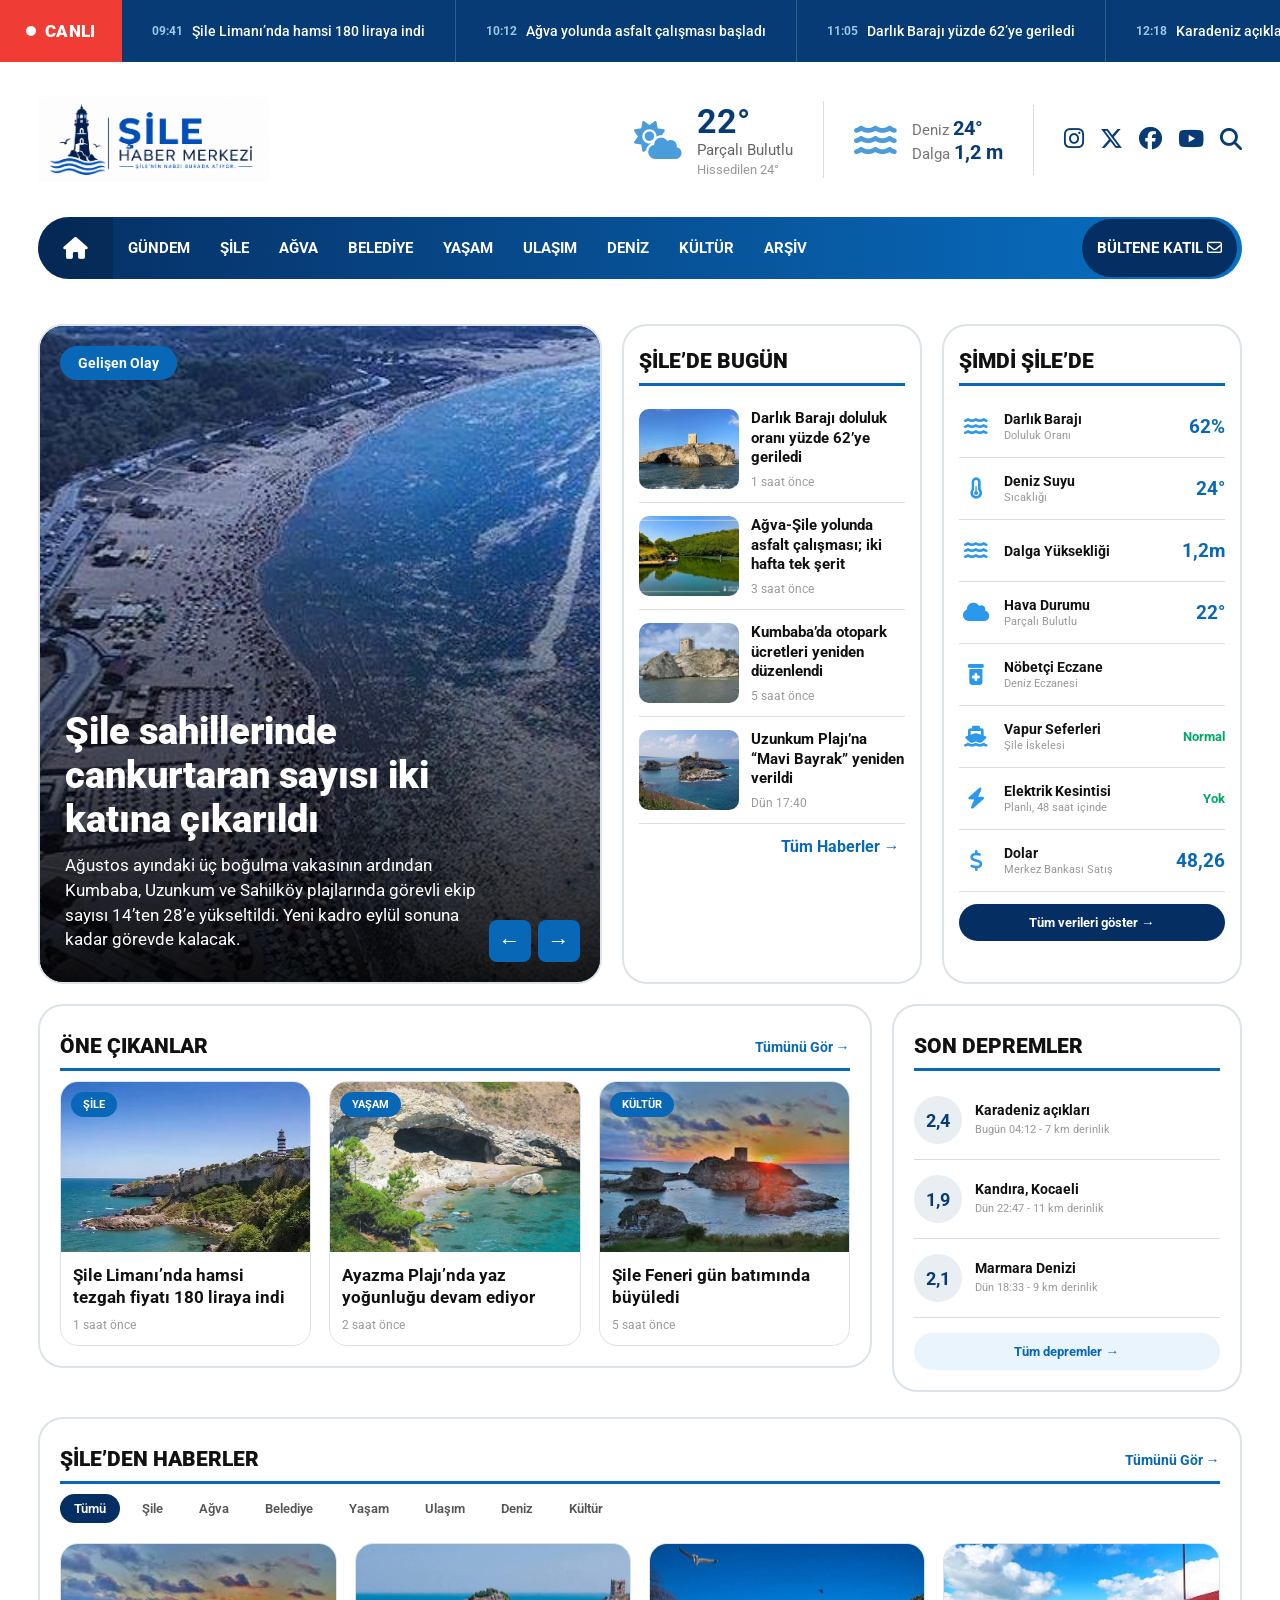
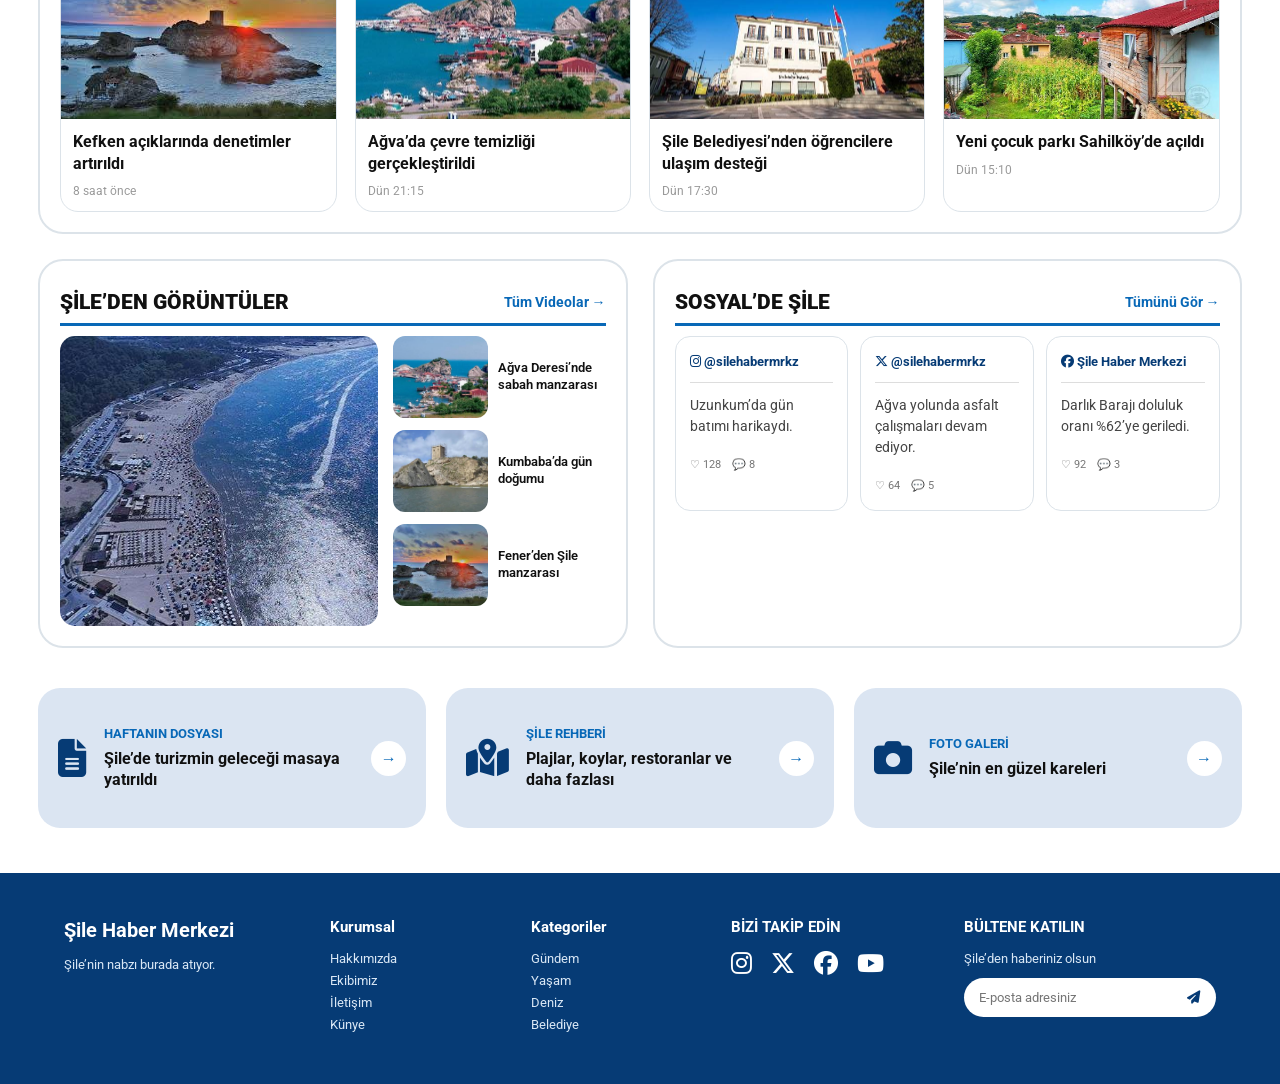
<file: index.html>
<!DOCTYPE html>
<html lang="tr">

<head>
    <meta charset="UTF-8">

    <meta
        name="viewport"
        content="width=device-width, initial-scale=1.0"
    >

    <title>Şile Haber Merkezi</title>

    <!-- CSS -->
    <link
        rel="stylesheet"
        href="style.css"
    >

    <!-- GOOGLE FONT -->
    <link
        rel="preconnect"
        href="https://fonts.googleapis.com"
    >

    <link
        rel="preconnect"
        href="https://fonts.gstatic.com"
        crossorigin
    >

    <link
        href="https://fonts.googleapis.com/css2?family=Roboto:wght@400;500;600;700;900&display=swap"
        rel="stylesheet"
    >

    <!-- FONT AWESOME -->
    <link
        rel="stylesheet"
        href="https://cdnjs.cloudflare.com/ajax/libs/font-awesome/6.5.2/css/all.min.css"
    >
</head>


<body>


<!-- ==================================================
     CANLI HABER BANDI
================================================== -->

<div class="live-bar">

    <div class="live-label">

        <span class="live-dot"></span>

        CANLI

    </div>


    <div class="ticker-window">

        <div class="ticker-track">


            <!-- 1. GRUP -->

            <div class="ticker-group">

                <div class="breaking">
                    <small>09:41</small>
                    <span>Şile Limanı’nda hamsi 180 liraya indi</span>
                </div>

                <div class="breaking">
                    <small>10:12</small>
                    <span>Ağva yolunda asfalt çalışması başladı</span>
                </div>

                <div class="breaking">
                    <small>11:05</small>
                    <span>Darlık Barajı yüzde 62’ye geriledi</span>
                </div>

                <div class="breaking">
                    <small>12:18</small>
                    <span>Karadeniz açıklarında deprem</span>
                </div>

                <div class="breaking">
                    <small>13:02</small>
                    <span>Şile sahillerinde yoğunluk arttı</span>
                </div>

            </div>


            <!--
                AYNI GRUBU TEKRAR EDİYORUZ.
                Böylece kayan şeritte boşluk oluşmuyor.
            -->

            <div
                class="ticker-group"
                aria-hidden="true"
            >

                <div class="breaking">
                    <small>09:41</small>
                    <span>Şile Limanı’nda hamsi 180 liraya indi</span>
                </div>

                <div class="breaking">
                    <small>10:12</small>
                    <span>Ağva yolunda asfalt çalışması başladı</span>
                </div>

                <div class="breaking">
                    <small>11:05</small>
                    <span>Darlık Barajı yüzde 62’ye geriledi</span>
                </div>

                <div class="breaking">
                    <small>12:18</small>
                    <span>Karadeniz açıklarında deprem</span>
                </div>

                <div class="breaking">
                    <small>13:02</small>
                    <span>Şile sahillerinde yoğunluk arttı</span>
                </div>

            </div>


        </div>

    </div>

</div>



<!-- ==================================================
     HEADER
================================================== -->

<header class="header">


    <!-- LOGO -->

    <a
        href="#"
        class="logo-area"
        aria-label="Şile Haber Merkezi ana sayfa"
    >

        <img
            class="site-logo"
            src="images/silehaber.png"
            alt="Şile Haber Merkezi"
        >

    </a>



    <!-- HAVA + DENİZ -->

    <div class="header-info">


        <div class="weather">

            <i class="fa-solid fa-cloud-sun"></i>

            <div>

                <strong>22°</strong>

                <span>
                    Parçalı Bulutlu
                </span>

                <small>
                    Hissedilen 24°
                </small>

            </div>

        </div>



        <div class="sea">

            <i class="fa-solid fa-water"></i>

            <div>

                <p>
                    Deniz
                    <b>24°</b>
                </p>

                <p>
                    Dalga
                    <b>1,2 m</b>
                </p>

            </div>

        </div>


    </div>



    <!-- SOSYAL MEDYA -->

    <div class="social-header">

        <a
            href="#"
            aria-label="Instagram"
        >
            <i class="fa-brands fa-instagram"></i>
        </a>

        <a
            href="#"
            aria-label="X"
        >
            <i class="fa-brands fa-x-twitter"></i>
        </a>

        <a
            href="#"
            aria-label="Facebook"
        >
            <i class="fa-brands fa-facebook"></i>
        </a>

        <a
            href="#"
            aria-label="YouTube"
        >
            <i class="fa-brands fa-youtube"></i>
        </a>

        <button
            class="search-button"
            aria-label="Ara"
        >
            <i class="fa-solid fa-magnifying-glass"></i>
        </button>

    </div>


</header>



<!-- ==================================================
     NAVIGATION
================================================== -->

<nav class="navbar">


    <a
        href="#"
        class="home"
        aria-label="Ana sayfa"
    >

        <i class="fa-solid fa-house"></i>

    </a>


    <a href="#">GÜNDEM</a>

    <a href="#">ŞİLE</a>

    <a href="#">AĞVA</a>

    <a href="#">BELEDİYE</a>

    <a href="#">YAŞAM</a>

    <a href="#">ULAŞIM</a>

    <a href="#">DENİZ</a>

    <a href="#">KÜLTÜR</a>

    <a href="#">ARŞİV</a>


    <a
        href="#"
        class="newsletter"
    >

        BÜLTENE KATIL

        <i class="fa-regular fa-envelope"></i>

    </a>


</nav>



<!-- ==================================================
     ANA İÇERİK
================================================== -->

<main class="container">


    <!-- ==================================================
         ÜST BÖLÜM
    ================================================== -->

    <section class="top-grid">


        <!-- ANA HABER -->

        <article class="main-news">


            <img
                src="images/sahil.jpeg"
                alt="Şile sahilleri"
            >


            <div class="overlay"></div>


            <span class="news-label">
                Gelişen Olay
            </span>


            <div class="main-news-content">

                <h1>
                    Şile sahillerinde cankurtaran sayısı
                    iki katına çıkarıldı
                </h1>

                <p>
                    Ağustos ayındaki üç boğulma vakasının ardından
                    Kumbaba, Uzunkum ve Sahilköy plajlarında görevli
                    ekip sayısı 14’ten 28’e yükseltildi.
                    Yeni kadro eylül sonuna kadar görevde kalacak.
                </p>

            </div>


            <div class="slider-buttons">

                <button
                    type="button"
                    aria-label="Önceki haber"
                >
                    ←
                </button>

                <button
                    type="button"
                    aria-label="Sonraki haber"
                >
                    →
                </button>

            </div>


        </article>



        <!-- ==================================================
             ŞİLE'DE BUGÜN
        ================================================== -->

        <section class="today-box">


            <div class="box-title">

                <h2>
                    ŞİLE’DE BUGÜN
                </h2>

            </div>



            <article class="today-news">

                <img
                    src="images/baraj.jpeg"
                    alt="Darlık Barajı"
                >

                <div>

                    <h3>
                        Darlık Barajı doluluk oranı
                        yüzde 62’ye geriledi
                    </h3>

                    <small>
                        1 saat önce
                    </small>

                </div>

            </article>



            <article class="today-news">

                <img
                    src="images/agva.jpeg"
                    alt="Ağva yolu"
                >

                <div>

                    <h3>
                        Ağva-Şile yolunda asfalt çalışması;
                        iki hafta tek şerit
                    </h3>

                    <small>
                        3 saat önce
                    </small>

                </div>

            </article>



            <article class="today-news">

                <img
                    src="images/kumbaba.jpeg"
                    alt="Kumbaba"
                >

                <div>

                    <h3>
                        Kumbaba’da otopark ücretleri
                        yeniden düzenlendi
                    </h3>

                    <small>
                        5 saat önce
                    </small>

                </div>

            </article>



            <article class="today-news">

                <img
                    src="images/plaj.jpeg"
                    alt="Uzunkum Plajı"
                >

                <div>

                    <h3>
                        Uzunkum Plajı’na “Mavi Bayrak”
                        yeniden verildi
                    </h3>

                    <small>
                        Dün 17:40
                    </small>

                </div>

            </article>



            <a
                href="#"
                class="all-news"
            >
                Tüm Haberler →
            </a>


        </section>



        <!-- ==================================================
             ŞİMDİ ŞİLE'DE
        ================================================== -->

        <section class="status-box">


            <div class="box-title">

                <h2>
                    ŞİMDİ ŞİLE’DE
                </h2>

            </div>



            <div class="status-item">

                <i class="fa-solid fa-water"></i>

                <div>

                    <b>Darlık Barajı</b>

                    <small>
                        Doluluk Oranı
                    </small>

                </div>

                <strong>
                    62%
                </strong>

            </div>



            <div class="status-item">

                <i class="fa-solid fa-temperature-half"></i>

                <div>

                    <b>Deniz Suyu</b>

                    <small>
                        Sıcaklığı
                    </small>

                </div>

                <strong>
                    24°
                </strong>

            </div>



            <div class="status-item">

                <i class="fa-solid fa-water"></i>

                <div>

                    <b>
                        Dalga Yüksekliği
                    </b>

                </div>

                <strong>
                    1,2m
                </strong>

            </div>



            <div class="status-item">

                <i class="fa-solid fa-cloud"></i>

                <div>

                    <b>
                        Hava Durumu
                    </b>

                    <small>
                        Parçalı Bulutlu
                    </small>

                </div>

                <strong>
                    22°
                </strong>

            </div>



            <div class="status-item">

                <i class="fa-solid fa-prescription-bottle-medical"></i>

                <div>

                    <b>
                        Nöbetçi Eczane
                    </b>

                    <small>
                        Deniz Eczanesi
                    </small>

                </div>

            </div>



            <div class="status-item">

                <i class="fa-solid fa-ship"></i>

                <div>

                    <b>
                        Vapur Seferleri
                    </b>

                    <small>
                        Şile İskelesi
                    </small>

                </div>

                <strong class="green">
                    Normal
                </strong>

            </div>



            <div class="status-item">

                <i class="fa-solid fa-bolt"></i>

                <div>

                    <b>
                        Elektrik Kesintisi
                    </b>

                    <small>
                        Planlı, 48 saat içinde
                    </small>

                </div>

                <strong class="green">
                    Yok
                </strong>

            </div>



            <div class="status-item">

                <i class="fa-solid fa-dollar-sign"></i>

                <div>

                    <b>Dolar</b>

                    <small>
                        Merkez Bankası Satış
                    </small>

                </div>

                <strong>
                    48,26
                </strong>

            </div>



            <button
                type="button"
                class="data-button"
            >
                Tüm verileri göster →
            </button>


        </section>


    </section>



    <!-- ==================================================
         ÖNE ÇIKANLAR + SON DEPREMLER
    ================================================== -->

    <section class="featured-row">


        <!-- ÖNE ÇIKANLAR -->

        <section class="featured-section">


            <div class="section-title">

                <h2>
                    ÖNE ÇIKANLAR
                </h2>

                <a href="#">
                    Tümünü Gör →
                </a>

            </div>



            <div class="featured-grid">


                <article class="featured-card">


                    <div class="image-wrapper">

                        <img
                            src="images/hamsi.jpeg"
                            alt="Şile Limanı"
                        >

                        <span>
                            ŞİLE
                        </span>

                    </div>


                    <h3>
                        Şile Limanı’nda hamsi
                        tezgah fiyatı 180 liraya indi
                    </h3>


                    <small>
                        1 saat önce
                    </small>


                </article>



                <article class="featured-card">


                    <div class="image-wrapper">

                        <img
                            src="images/ayazma.jpeg"
                            alt="Ayazma Plajı"
                        >

                        <span>
                            YAŞAM
                        </span>

                    </div>


                    <h3>
                        Ayazma Plajı’nda yaz
                        yoğunluğu devam ediyor
                    </h3>


                    <small>
                        2 saat önce
                    </small>


                </article>



                <article class="featured-card">


                    <div class="image-wrapper">

                        <img
                            src="images/fener.jpeg"
                            alt="Şile Feneri"
                        >

                        <span>
                            KÜLTÜR
                        </span>

                    </div>


                    <h3>
                        Şile Feneri gün batımında
                        büyüledi
                    </h3>


                    <small>
                        5 saat önce
                    </small>


                </article>


            </div>


        </section>



        <!-- ==================================================
             SON DEPREMLER
        ================================================== -->

        <aside class="earthquake">


            <div class="section-title">

                <h2>
                    SON DEPREMLER
                </h2>

            </div>



            <div class="quake">

                <strong>
                    2,4
                </strong>

                <div>

                    <b>
                        Karadeniz açıkları
                    </b>

                    <small>
                        Bugün 04:12 - 7 km derinlik
                    </small>

                </div>

            </div>



            <div class="quake">

                <strong>
                    1,9
                </strong>

                <div>

                    <b>
                        Kandıra, Kocaeli
                    </b>

                    <small>
                        Dün 22:47 - 11 km derinlik
                    </small>

                </div>

            </div>



            <div class="quake">

                <strong>
                    2,1
                </strong>

                <div>

                    <b>
                        Marmara Denizi
                    </b>

                    <small>
                        Dün 18:33 - 9 km derinlik
                    </small>

                </div>

            </div>



            <button type="button">
                Tüm depremler →
            </button>


        </aside>


    </section>



    <!-- ==================================================
         ŞİLE'DEN HABERLER
    ================================================== -->

    <section class="news-section">


        <div class="section-title">

            <h2>
                ŞİLE’DEN HABERLER
            </h2>

            <a href="#">
                Tümünü Gör →
            </a>

        </div>



        <div class="categories">

            <a
                href="#"
                class="active"
            >
                Tümü
            </a>

            <a href="#">
                Şile
            </a>

            <a href="#">
                Ağva
            </a>

            <a href="#">
                Belediye
            </a>

            <a href="#">
                Yaşam
            </a>

            <a href="#">
                Ulaşım
            </a>

            <a href="#">
                Deniz
            </a>

            <a href="#">
                Kültür
            </a>

        </div>



        <div class="news-grid">


            <article class="news-card">

                <img
                    src="images/fener.jpeg"
                    alt="Kefken açıkları"
                >

                <h3>
                    Kefken açıklarında
                    denetimler artırıldı
                </h3>

                <small>
                    8 saat önce
                </small>

            </article>



            <article class="news-card">

                <img
                    src="images/agva2.jpeg"
                    alt="Ağva çevre temizliği"
                >

                <h3>
                    Ağva’da çevre temizliği
                    gerçekleştirildi
                </h3>

                <small>
                    Dün 21:15
                </small>

            </article>



            <article class="news-card">

                <img
                    src="images/belediye.jpeg"
                    alt="Şile Belediyesi"
                >

                <h3>
                    Şile Belediyesi’nden
                    öğrencilere ulaşım desteği
                </h3>

                <small>
                    Dün 17:30
                </small>

            </article>



            <article class="news-card">

                <img
                    src="images/park.jpeg"
                    alt="Çocuk parkı"
                >

                <h3>
                    Yeni çocuk parkı
                    Sahilköy’de açıldı
                </h3>

                <small>
                    Dün 15:10
                </small>

            </article>


        </div>


    </section>



    <!-- ==================================================
         GÖRÜNTÜLER + SOSYAL
    ================================================== -->

    <section class="middle-grid">


        <!-- GÖRÜNTÜLER -->

        <section class="gallery">


            <div class="section-title">

                <h2>
                    ŞİLE’DEN GÖRÜNTÜLER
                </h2>

                <a href="#">
                    Tüm Videolar →
                </a>

            </div>



            <div class="gallery-content">


                <img
                    class="big-image"
                    src="images/sahil.jpeg"
                    alt="Şile sahili"
                >



                <div class="small-images">


                    <div>

                        <img
                            src="images/agva2.jpeg"
                            alt="Ağva Deresi"
                        >

                        <span>
                            Ağva Deresi’nde sabah manzarası
                        </span>

                    </div>



                    <div>

                        <img
                            src="images/kumbaba.jpeg"
                            alt="Kumbaba"
                        >

                        <span>
                            Kumbaba’da gün doğumu
                        </span>

                    </div>



                    <div>

                        <img
                            src="images/fener.jpeg"
                            alt="Şile manzarası"
                        >

                        <span>
                            Fener’den Şile manzarası
                        </span>

                    </div>


                </div>


            </div>


        </section>



        <!-- ==================================================
             SOSYAL MEDYA
        ================================================== -->

        <section class="social">


            <div class="section-title">

                <h2>
                    SOSYAL’DE ŞİLE
                </h2>

                <a href="#">
                    Tümünü Gör →
                </a>

            </div>



            <div class="social-grid">


                <article>

                    <b>

                        <i class="fa-brands fa-instagram"></i>

                        @silehabermrkz

                    </b>

                    <hr>

                    <p>
                        Uzunkum’da gün batımı harikaydı.
                    </p>

                    <small>
                        ♡ 128　💬 8
                    </small>

                </article>



                <article>

                    <b>

                        <i class="fa-brands fa-x-twitter"></i>

                        @silehabermrkz

                    </b>

                    <hr>

                    <p>
                        Ağva yolunda asfalt çalışmaları devam ediyor.
                    </p>

                    <small>
                        ♡ 64　💬 5
                    </small>

                </article>



                <article>

                    <b>

                        <i class="fa-brands fa-facebook"></i>

                        Şile Haber Merkezi

                    </b>

                    <hr>

                    <p>
                        Darlık Barajı doluluk oranı %62’ye geriledi.
                    </p>

                    <small>
                        ♡ 92　💬 3
                    </small>

                </article>


            </div>


        </section>


    </section>



    <!-- ==================================================
         TANITIM KARTLARI
    ================================================== -->

    <section class="promo-grid">


        <a
            href="#"
            class="promo-card"
        >

            <i class="fa-solid fa-file-lines"></i>

            <div>

                <h3>
                    HAFTANIN DOSYASI
                </h3>

                <p>
                    Şile’de turizmin geleceği masaya yatırıldı
                </p>

            </div>

            <span>
                →
            </span>

        </a>



        <a
            href="#"
            class="promo-card"
        >

            <i class="fa-solid fa-map-location-dot"></i>

            <div>

                <h3>
                    ŞİLE REHBERİ
                </h3>

                <p>
                    Plajlar, koylar, restoranlar ve daha fazlası
                </p>

            </div>

            <span>
                →
            </span>

        </a>



        <a
            href="#"
            class="promo-card"
        >

            <i class="fa-solid fa-camera"></i>

            <div>

                <h3>
                    FOTO GALERİ
                </h3>

                <p>
                    Şile’nin en güzel kareleri
                </p>

            </div>

            <span>
                →
            </span>

        </a>


    </section>


</main>



<!-- ==================================================
     FOOTER
================================================== -->

<footer>


    <div class="footer-brand">

        <h3>
            Şile Haber Merkezi
        </h3>

        <p>
            Şile’nin nabzı burada atıyor.
        </p>

    </div>



    <div>

        <h3>
            Kurumsal
        </h3>

        <a href="#">
            Hakkımızda
        </a>

        <a href="#">
            Ekibimiz
        </a>

        <a href="#">
            İletişim
        </a>

        <a href="#">
            Künye
        </a>

    </div>



    <div>

        <h3>
            Kategoriler
        </h3>

        <a href="#">
            Gündem
        </a>

        <a href="#">
            Yaşam
        </a>

        <a href="#">
            Deniz
        </a>

        <a href="#">
            Belediye
        </a>

    </div>



    <div class="footer-social">

        <h3>
            BİZİ TAKİP EDİN
        </h3>

        <div>

            <i class="fa-brands fa-instagram"></i>

            <i class="fa-brands fa-x-twitter"></i>

            <i class="fa-brands fa-facebook"></i>

            <i class="fa-brands fa-youtube"></i>

        </div>

    </div>



    <div class="subscribe">

        <h3>
            BÜLTENE KATILIN
        </h3>

        <p>
            Şile’den haberiniz olsun
        </p>


        <div class="subscribe-form">

            <input
                type="email"
                placeholder="E-posta adresiniz"
                aria-label="E-posta adresiniz"
            >

            <button
                type="button"
                aria-label="Abone ol"
            >

                <i class="fa-solid fa-paper-plane"></i>

            </button>

        </div>


    </div>


</footer>


</body>

</html>
</file>
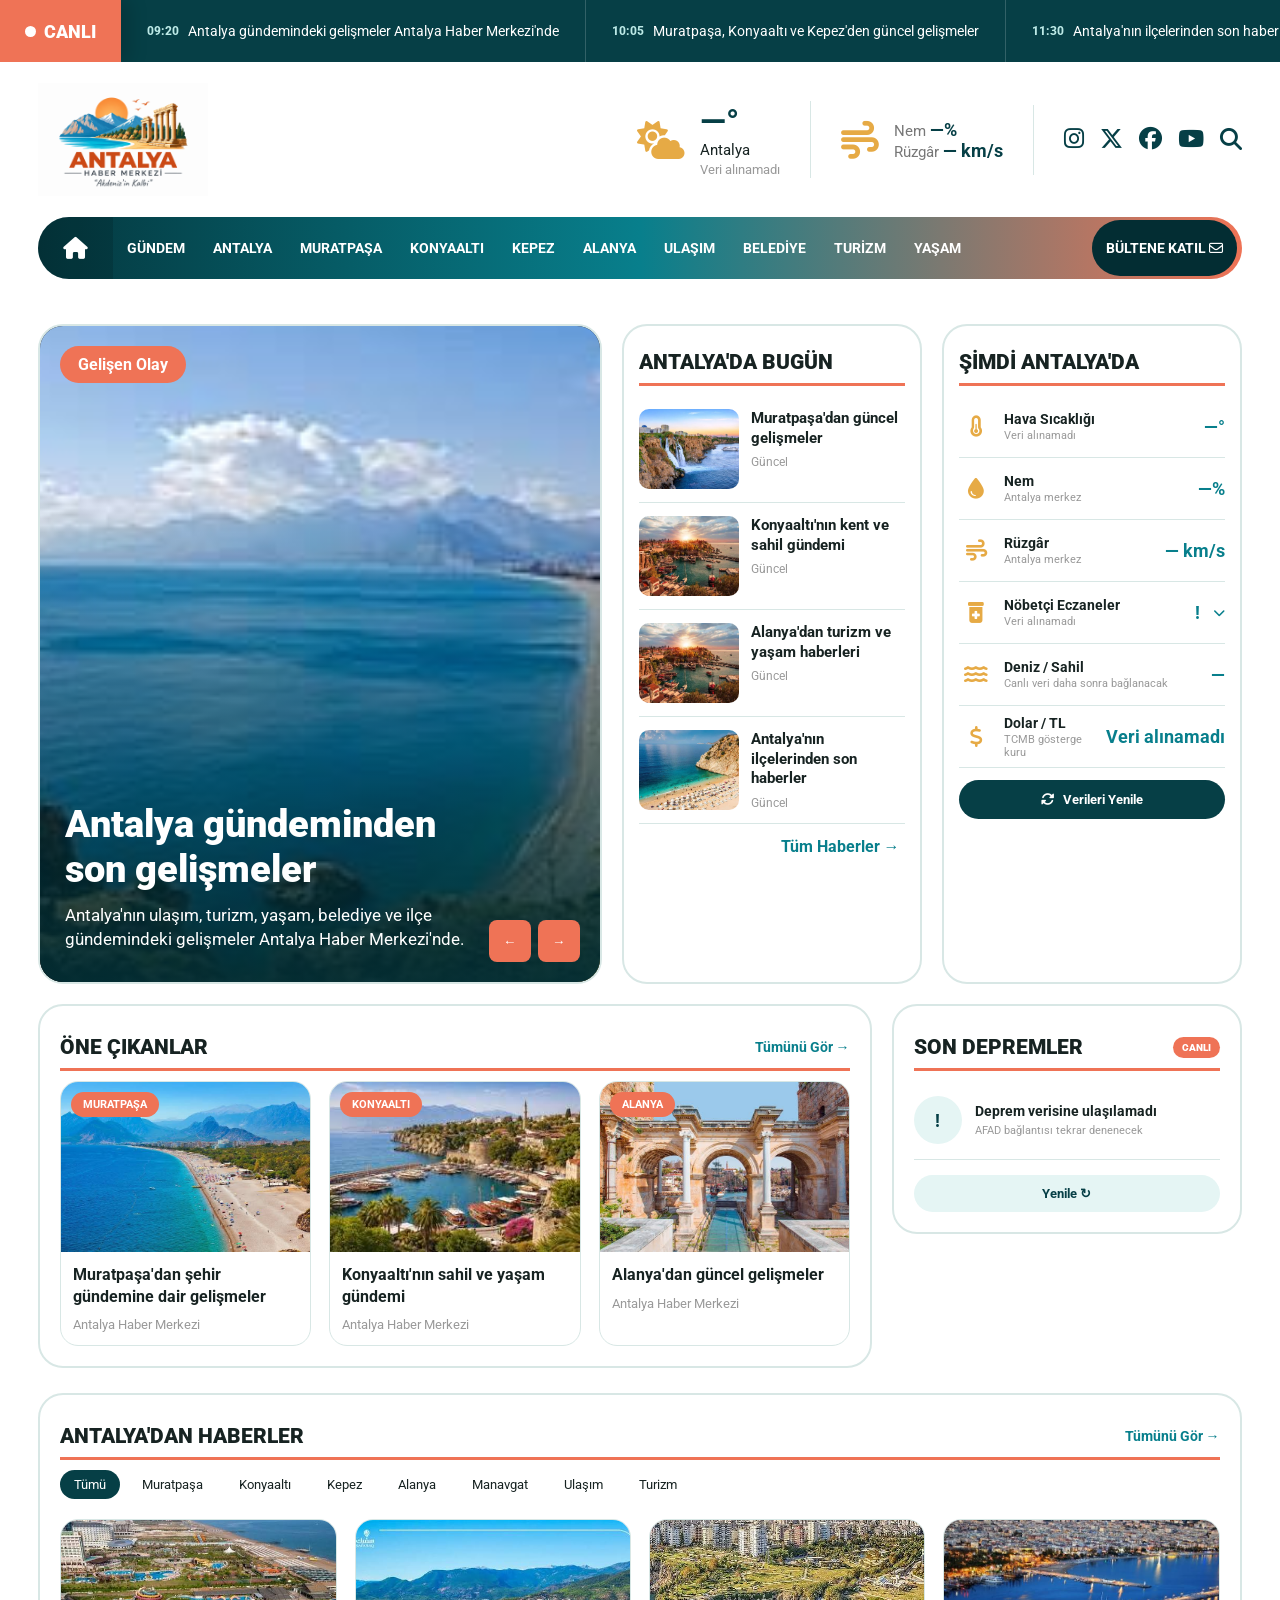
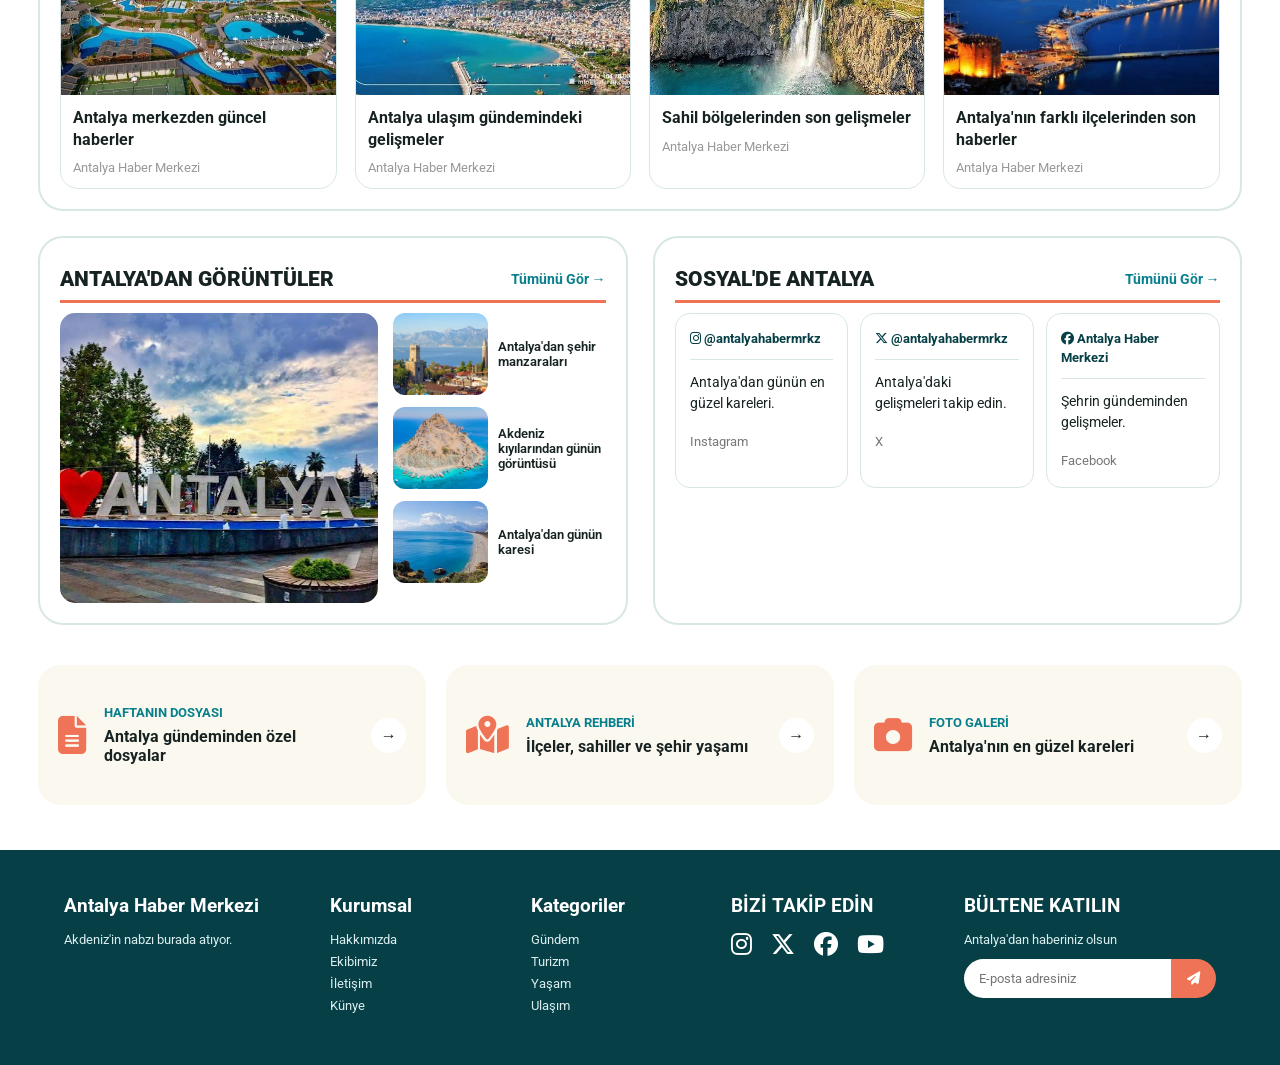
<file: antalya/index.html>
<!DOCTYPE html>
<html lang="tr">

<head>
    <meta charset="UTF-8">

    <meta
        name="viewport"
        content="width=device-width, initial-scale=1.0"
    >

    <meta
        name="description"
        content="Antalya Haber Merkezi - Antalya'dan gündem, turizm, ulaşım, yaşam ve ilçe haberleri."
    >

    <title>Antalya Haber Merkezi</title>

    <link
        rel="stylesheet"
        href="./style.css"
    >

    <link
        rel="preconnect"
        href="https://fonts.googleapis.com"
    >

    <link
        rel="preconnect"
        href="https://fonts.gstatic.com"
        crossorigin
    >

    <link
        href="https://fonts.googleapis.com/css2?family=Roboto:wght@400;500;600;700;900&display=swap"
        rel="stylesheet"
    >

    <link
        rel="stylesheet"
        href="https://cdnjs.cloudflare.com/ajax/libs/font-awesome/6.5.2/css/all.min.css"
    >
</head>


<body>


<!-- CANLI HABER ŞERİDİ -->

<div class="live-bar">

    <div class="live-label">
        <span class="live-dot"></span>
        CANLI
    </div>


    <div class="ticker-window">

        <div class="ticker-track">


            <div class="ticker-group">

                <div class="breaking">
                    <small>09:20</small>
                    Antalya gündemindeki gelişmeler Antalya Haber Merkezi'nde
                </div>

                <div class="breaking">
                    <small>10:05</small>
                    Muratpaşa, Konyaaltı ve Kepez'den güncel gelişmeler
                </div>

                <div class="breaking">
                    <small>11:30</small>
                    Antalya'nın ilçelerinden son haberler
                </div>

                <div class="breaking">
                    <small>12:15</small>
                    Akdeniz kıyılarındaki gelişmeler yakından takip ediliyor
                </div>

            </div>


            <div
                class="ticker-group"
                aria-hidden="true"
            >

                <div class="breaking">
                    <small>09:20</small>
                    Antalya gündemindeki gelişmeler Antalya Haber Merkezi'nde
                </div>

                <div class="breaking">
                    <small>10:05</small>
                    Muratpaşa, Konyaaltı ve Kepez'den güncel gelişmeler
                </div>

                <div class="breaking">
                    <small>11:30</small>
                    Antalya'nın ilçelerinden son haberler
                </div>

                <div class="breaking">
                    <small>12:15</small>
                    Akdeniz kıyılarındaki gelişmeler yakından takip ediliyor
                </div>

            </div>


        </div>

    </div>

</div>


<!-- HEADER -->

<header class="header">

   <a
    href="#"
    class="logo-area logo-image-area"
    aria-label="Antalya Haber Merkezi ana sayfa"
>
    <img
        src="./antalya-logo.png"
        alt="Antalya Haber Merkezi"
        class="site-logo"
    >
</a>


    <div class="header-info">


        <div class="weather">

            <i
                id="header-weather-icon"
                class="fa-solid fa-cloud-sun"
            ></i>


            <div>

                <strong id="header-temperature">
                    —°
                </strong>

                <span>
                    Antalya
                </span>

                <small id="header-weather-text">
                    Hava durumu yükleniyor...
                </small>

            </div>

        </div>


        <div class="sea">

            <i class="fa-solid fa-wind"></i>

            <div>

                <p>
                    Nem
                    <b id="header-humidity">
                        —%
                    </b>
                </p>

                <p>
                    Rüzgâr
                    <b id="header-wind">
                        — km/s
                    </b>
                </p>

            </div>

        </div>


    </div>


    <div class="social-header">

        <a href="#" aria-label="Instagram">
            <i class="fa-brands fa-instagram"></i>
        </a>

        <a href="#" aria-label="X">
            <i class="fa-brands fa-x-twitter"></i>
        </a>

        <a href="#" aria-label="Facebook">
            <i class="fa-brands fa-facebook"></i>
        </a>

        <a href="#" aria-label="YouTube">
            <i class="fa-brands fa-youtube"></i>
        </a>

        <button
            type="button"
            class="search-button"
            aria-label="Haberlerde ara"
        >
            <i class="fa-solid fa-magnifying-glass"></i>
        </button>

    </div>

</header>


<!-- NAVBAR -->

<nav class="navbar">

    <a
        href="#"
        class="home"
        aria-label="Ana Sayfa"
    >
        <i class="fa-solid fa-house"></i>
    </a>

    <a href="#">GÜNDEM</a>
    <a href="#">ANTALYA</a>
    <a href="#">MURATPAŞA</a>
    <a href="#">KONYAALTI</a>
    <a href="#">KEPEZ</a>
    <a href="#">ALANYA</a>
    <a href="#">ULAŞIM</a>
    <a href="#">BELEDİYE</a>
    <a href="#">TURİZM</a>
    <a href="#">YAŞAM</a>

    <a
        href="#"
        class="newsletter"
    >
        BÜLTENE KATIL
        <i class="fa-regular fa-envelope"></i>
    </a>

</nav>


<main class="container">


<section class="top-grid">


    <!-- ANA HABER -->

    <article class="main-news">

        <img
            src="./antalya.jpeg"
            alt="Antalya şehir manzarası"
        >

        <div class="overlay"></div>


        <span class="news-label">
            Gelişen Olay
        </span>


        <div class="main-news-content">

            <h1>
                Antalya gündeminden son gelişmeler
            </h1>

            <p>
                Antalya'nın ulaşım, turizm, yaşam,
                belediye ve ilçe gündemindeki gelişmeler
                Antalya Haber Merkezi'nde.
            </p>

        </div>


        <div class="slider-buttons">

            <button
                type="button"
                aria-label="Önceki haber"
            >
                ←
            </button>

            <button
                type="button"
                aria-label="Sonraki haber"
            >
                →
            </button>

        </div>

    </article>


    <!-- ANTALYA'DA BUGÜN -->

    <section class="today-box">

        <div class="box-title">
            <h2>
                ANTALYA'DA BUGÜN
            </h2>
        </div>


        <article class="today-news">

            <img
                src="./antalya1.jpeg"
                alt="Muratpaşa"
            >

            <div>

                <h3>
                    Muratpaşa'dan güncel gelişmeler
                </h3>

                <small>
                    Güncel
                </small>

            </div>

        </article>


        <article class="today-news">

            <img
                src="./antalya2.jpeg"
                alt="Konyaaltı"
            >

            <div>

                <h3>
                    Konyaaltı'nın kent ve sahil gündemi
                </h3>

                <small>
                    Güncel
                </small>

            </div>

        </article>


        <article class="today-news">

            <img
                src="./antalya3.jpeg"
                alt="Alanya"
            >

            <div>

                <h3>
                    Alanya'dan turizm ve yaşam haberleri
                </h3>

                <small>
                    Güncel
                </small>

            </div>

        </article>


        <article class="today-news">

            <img
                src="./antalya4.jpeg"
                alt="Antalya"
            >

            <div>

                <h3>
                    Antalya'nın ilçelerinden son haberler
                </h3>

                <small>
                    Güncel
                </small>

            </div>

        </article>


        <a
            href="#"
            class="all-news"
        >
            Tüm Haberler →
        </a>

    </section>


    <!-- ŞİMDİ ANTALYA'DA -->

    <section class="status-box">

        <div class="box-title">
            <h2>
                ŞİMDİ ANTALYA'DA
            </h2>
        </div>


        <div class="status-item">

            <i class="fa-solid fa-temperature-half"></i>

            <div>

                <b>
                    Hava Sıcaklığı
                </b>

                <small id="weather-description">
                    Yükleniyor...
                </small>

            </div>

            <strong id="antalya-temperature">
                —°
            </strong>

        </div>


        <div class="status-item">

            <i class="fa-solid fa-droplet"></i>

            <div>

                <b>
                    Nem
                </b>

                <small>
                    Antalya merkez
                </small>

            </div>

            <strong id="antalya-humidity">
                —%
            </strong>

        </div>


        <div class="status-item">

            <i class="fa-solid fa-wind"></i>

            <div>

                <b>
                    Rüzgâr
                </b>

                <small>
                    Antalya merkez
                </small>

            </div>

            <strong id="antalya-wind">
                — km/s
            </strong>

        </div>


        <button
            type="button"
            class="status-item status-action"
            id="pharmacy-toggle"
            aria-expanded="false"
        >

            <i class="fa-solid fa-prescription-bottle-medical"></i>

            <div>

                <b>
                    Nöbetçi Eczaneler
                </b>

                <small id="pharmacy-subtitle">
                    Antalya verisi yükleniyor...
                </small>

            </div>

            <strong id="pharmacy-count">
                —
            </strong>

            <i class="fa-solid fa-chevron-down status-arrow"></i>

        </button>


        <div class="status-item">

            <i class="fa-solid fa-water"></i>

            <div>

                <b>
                    Deniz / Sahil
                </b>

                <small>
                    Canlı veri daha sonra bağlanacak
                </small>

            </div>

            <strong>
                —
            </strong>

        </div>


        <div class="status-item">

            <i class="fa-solid fa-dollar-sign"></i>

            <div>

                <b>
                    Dolar / TL
                </b>

                <small>
                    TCMB gösterge kuru
                </small>

            </div>

            <strong id="usd-try">
                — ₺
            </strong>

        </div>


        <button
            type="button"
            class="data-button"
            id="refresh-all-data"
        >

            <i class="fa-solid fa-rotate"></i>

            Verileri Yenile

        </button>

    </section>


</section>


<!-- ECZANE PANELİ -->

<section
    class="pharmacy-panel"
    id="pharmacy-panel"
    hidden
>

    <div class="pharmacy-panel-header">

        <div>

            <span class="mini-title">
                CANLI VERİ
            </span>

            <h2>
                Antalya Nöbetçi Eczaneleri
            </h2>

            <p id="pharmacy-panel-description">
                Bugün açık nöbetçi eczaneler yükleniyor...
            </p>

        </div>


        <button
            type="button"
            class="pharmacy-close"
            id="pharmacy-close"
            aria-label="Eczane listesini kapat"
        >

            <i class="fa-solid fa-xmark"></i>

        </button>

    </div>


    <div
        class="pharmacy-list"
        id="pharmacy-list"
    >

        <div class="loading-card">

            <i class="fa-solid fa-spinner fa-spin"></i>

            Eczaneler yükleniyor...

        </div>

    </div>


    <div class="pharmacy-source">

        Veri:

        <a
            href="https://eczaneadresi.com/"
            target="_blank"
            rel="noopener noreferrer"
        >
            Eczane Adresi
        </a>

        <span>
            • Yola çıkmadan önce telefonla teyit etmeniz önerilir.
        </span>

    </div>

</section>


<!-- ÖNE ÇIKANLAR + DEPREM -->

<section class="featured-row">


    <section class="featured-section">

        <div class="section-title">

            <h2>
                ÖNE ÇIKANLAR
            </h2>

            <a href="#">
                Tümünü Gör →
            </a>

        </div>


        <div class="featured-grid">


            <article class="featured-card">

                <div class="image-wrapper">

                    <img
                        src="./antalya5.jpeg"
                        alt="Muratpaşa"
                    >

                    <span>
                        MURATPAŞA
                    </span>

                </div>

                <h3>
                    Muratpaşa'dan şehir gündemine dair gelişmeler
                </h3>

                <small>
                    Antalya Haber Merkezi
                </small>

            </article>


            <article class="featured-card">

                <div class="image-wrapper">

                    <img
                        src="./antalya6.jpeg"
                        alt="Konyaaltı"
                    >

                    <span>
                        KONYAALTI
                    </span>

                </div>

                <h3>
                    Konyaaltı'nın sahil ve yaşam gündemi
                </h3>

                <small>
                    Antalya Haber Merkezi
                </small>

            </article>


            <article class="featured-card">

                <div class="image-wrapper">

                    <img
                        src="./antalya7.jpeg"
                        alt="Alanya"
                    >

                    <span>
                        ALANYA
                    </span>

                </div>

                <h3>
                    Alanya'dan güncel gelişmeler
                </h3>

                <small>
                    Antalya Haber Merkezi
                </small>

            </article>


        </div>

    </section>


    <aside class="earthquake">

        <div class="section-title">

            <h2>
                SON DEPREMLER
            </h2>

            <span class="live-data-badge">
                CANLI
            </span>

        </div>


        <div id="earthquake-list">

            <div class="quake">

                <strong>
                    —
                </strong>

                <div>

                    <b>
                        Deprem verileri yükleniyor...
                    </b>

                    <small>
                        AFAD
                    </small>

                </div>

            </div>

        </div>


        <button
            type="button"
            id="refresh-earthquakes"
        >
            Yenile ↻
        </button>

    </aside>


</section>


<!-- ANTALYA'DAN HABERLER -->

<section class="news-section">

    <div class="section-title">

        <h2>
            ANTALYA'DAN HABERLER
        </h2>

        <a href="#">
            Tümünü Gör →
        </a>

    </div>


    <div class="categories">

        <a href="#" class="active">
            Tümü
        </a>

        <a href="#">Muratpaşa</a>
        <a href="#">Konyaaltı</a>
        <a href="#">Kepez</a>
        <a href="#">Alanya</a>
        <a href="#">Manavgat</a>
        <a href="#">Ulaşım</a>
        <a href="#">Turizm</a>

    </div>


    <div class="news-grid">


        <article class="news-card">

            <img
                src="./antalya8.jpeg"
                alt="Antalya"
            >

            <h3>
                Antalya merkezden güncel haberler
            </h3>

            <small>
                Antalya Haber Merkezi
            </small>

        </article>


        <article class="news-card">

            <img
                src="./antalya9.jpeg"
                alt="Antalya ulaşım"
            >

            <h3>
                Antalya ulaşım gündemindeki gelişmeler
            </h3>

            <small>
                Antalya Haber Merkezi
            </small>

        </article>


        <article class="news-card">

            <img
                src="./antalya10.jpeg"
                alt="Antalya sahili"
            >

            <h3>
                Sahil bölgelerinden son gelişmeler
            </h3>

            <small>
                Antalya Haber Merkezi
            </small>

        </article>


        <article class="news-card">

            <img
                src="./antalya11.jpeg"
                alt="Antalya"
            >

            <h3>
                Antalya'nın farklı ilçelerinden son haberler
            </h3>

            <small>
                Antalya Haber Merkezi
            </small>

        </article>


    </div>

</section>


<!-- GALERİ + SOSYAL -->

<section class="middle-grid">


    <section class="gallery">

        <div class="section-title">

            <h2>
                ANTALYA'DAN GÖRÜNTÜLER
            </h2>

            <a href="#">
                Tümünü Gör →
            </a>

        </div>


        <div class="gallery-content">

            <img
                class="big-image"
                src="./antalya12.jpeg"
                alt="Antalya manzarası"
            >


            <div class="small-images">

                <div>

                    <img
                        src="./antalya13.jpeg"
                        alt="Antalya"
                    >

                    <span>
                        Antalya'dan şehir manzaraları
                    </span>

                </div>


                <div>

                    <img
                        src="./antalya14.jpeg"
                        alt="Antalya sahili"
                    >

                    <span>
                        Akdeniz kıyılarından günün görüntüsü
                    </span>

                </div>


                <div>

                    <img
                        src="./antalya.jpeg"
                        alt="Antalya genel görünüm"
                    >

                    <span>
                        Antalya'dan günün karesi
                    </span>

                </div>

            </div>

        </div>

    </section>


    <section class="social">

        <div class="section-title">

            <h2>
                SOSYAL'DE ANTALYA
            </h2>

            <a href="#">
                Tümünü Gör →
            </a>

        </div>


        <div class="social-grid">


            <article>

                <b>
                    <i class="fa-brands fa-instagram"></i>
                    @antalyahabermrkz
                </b>

                <hr>

                <p>
                    Antalya'dan günün en güzel kareleri.
                </p>

                <small>
                    Instagram
                </small>

            </article>


            <article>

                <b>
                    <i class="fa-brands fa-x-twitter"></i>
                    @antalyahabermrkz
                </b>

                <hr>

                <p>
                    Antalya'daki gelişmeleri takip edin.
                </p>

                <small>
                    X
                </small>

            </article>


            <article>

                <b>
                    <i class="fa-brands fa-facebook"></i>
                    Antalya Haber Merkezi
                </b>

                <hr>

                <p>
                    Şehrin gündeminden gelişmeler.
                </p>

                <small>
                    Facebook
                </small>

            </article>


        </div>

    </section>


</section>


<!-- PROMO -->

<section class="promo-grid">


    <a href="#" class="promo-card">

        <i class="fa-solid fa-file-lines"></i>

        <div>

            <h3>
                HAFTANIN DOSYASI
            </h3>

            <p>
                Antalya gündeminden özel dosyalar
            </p>

        </div>

        <span>
            →
        </span>

    </a>


    <a href="#" class="promo-card">

        <i class="fa-solid fa-map-location-dot"></i>

        <div>

            <h3>
                ANTALYA REHBERİ
            </h3>

            <p>
                İlçeler, sahiller ve şehir yaşamı
            </p>

        </div>

        <span>
            →
        </span>

    </a>


    <a href="#" class="promo-card">

        <i class="fa-solid fa-camera"></i>

        <div>

            <h3>
                FOTO GALERİ
            </h3>

            <p>
                Antalya'nın en güzel kareleri
            </p>

        </div>

        <span>
            →
        </span>

    </a>


</section>


</main>


<!-- FOOTER -->

<footer>


    <div class="footer-brand">

        <h3>
            Antalya Haber Merkezi
        </h3>

        <p>
            Akdeniz'in nabzı burada atıyor.
        </p>

    </div>


    <div>

        <h3>
            Kurumsal
        </h3>

        <a href="#">Hakkımızda</a>
        <a href="#">Ekibimiz</a>
        <a href="#">İletişim</a>
        <a href="#">Künye</a>

    </div>


    <div>

        <h3>
            Kategoriler
        </h3>

        <a href="#">Gündem</a>
        <a href="#">Turizm</a>
        <a href="#">Yaşam</a>
        <a href="#">Ulaşım</a>

    </div>


    <div class="footer-social">

        <h3>
            BİZİ TAKİP EDİN
        </h3>

        <div>

            <i class="fa-brands fa-instagram"></i>
            <i class="fa-brands fa-x-twitter"></i>
            <i class="fa-brands fa-facebook"></i>
            <i class="fa-brands fa-youtube"></i>

        </div>

    </div>


    <div class="subscribe">

        <h3>
            BÜLTENE KATILIN
        </h3>

        <p>
            Antalya'dan haberiniz olsun
        </p>


        <div class="subscribe-form">

            <input
                type="email"
                placeholder="E-posta adresiniz"
                aria-label="E-posta adresiniz"
            >

            <button
                type="button"
                aria-label="Bültene katıl"
            >
                <i class="fa-solid fa-paper-plane"></i>
            </button>

        </div>

    </div>


</footer>


<script src="./script.js"></script>


</body>
</html>
</file>
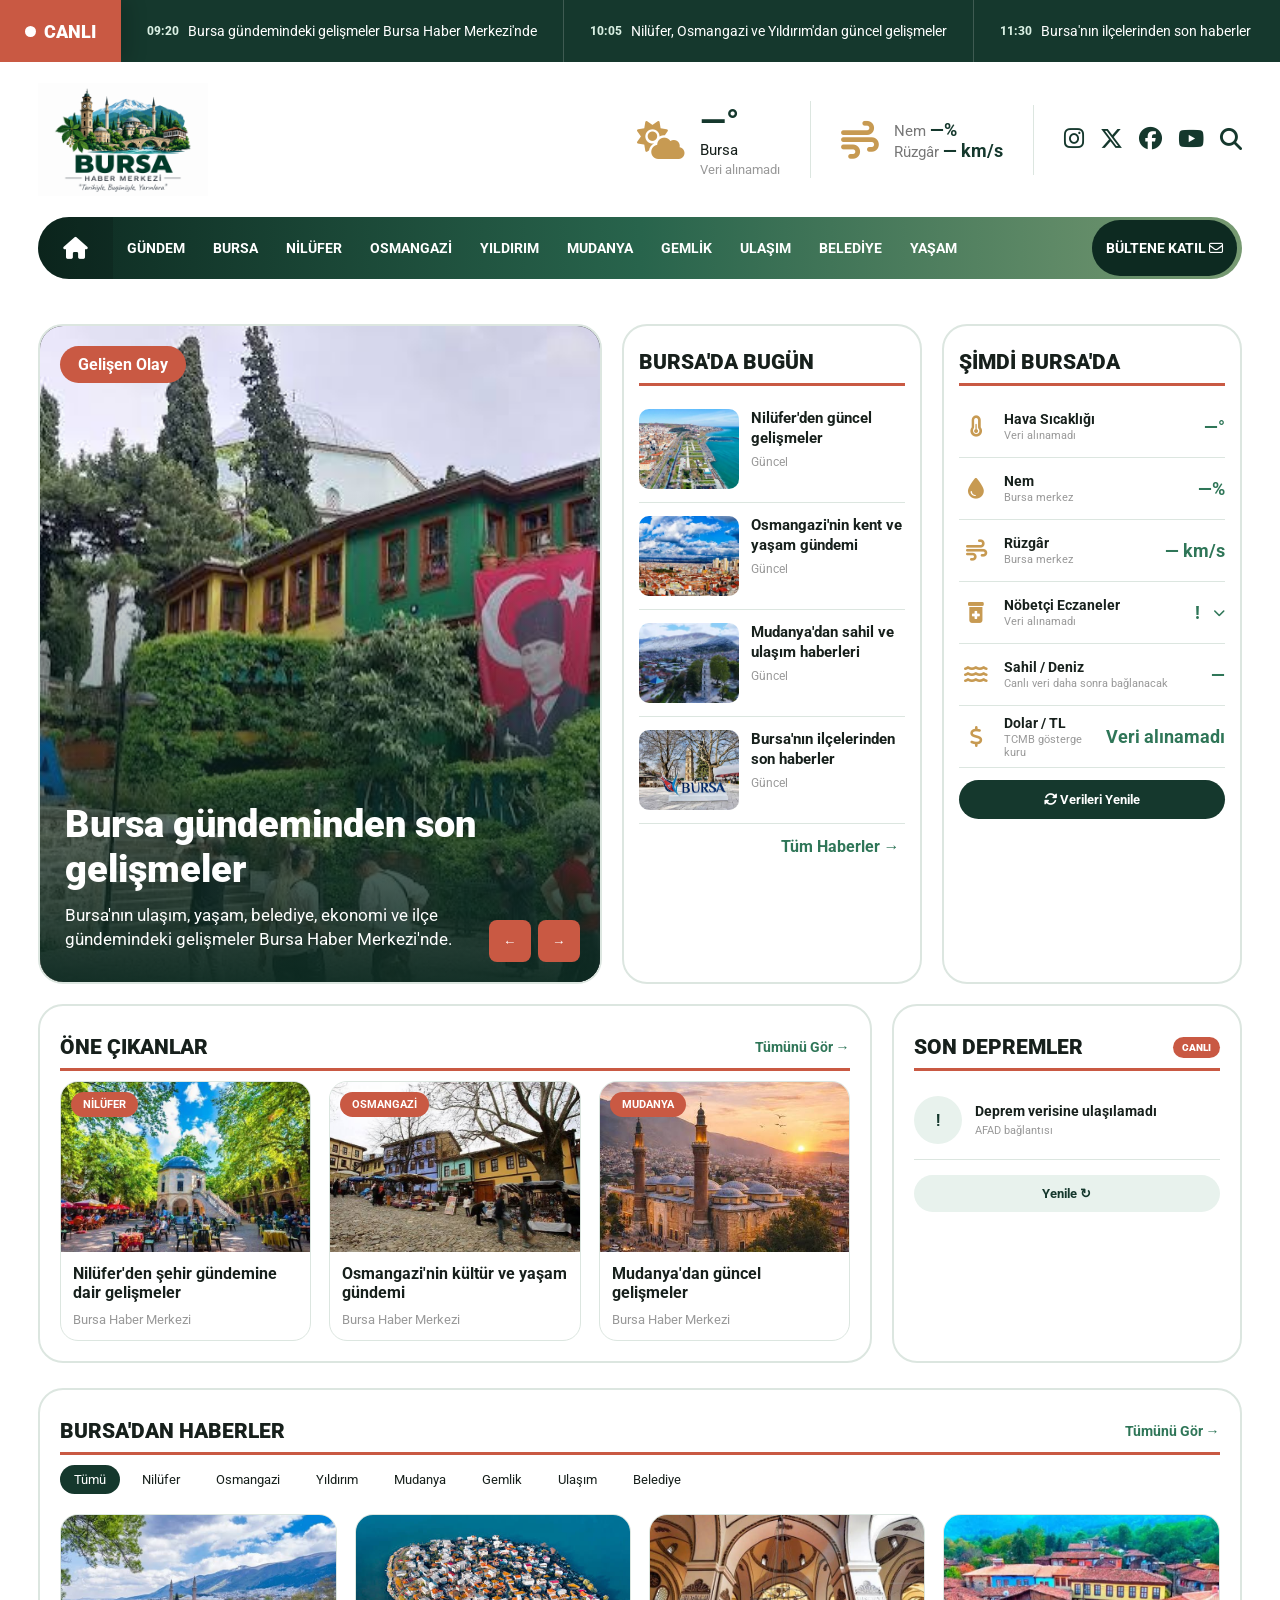
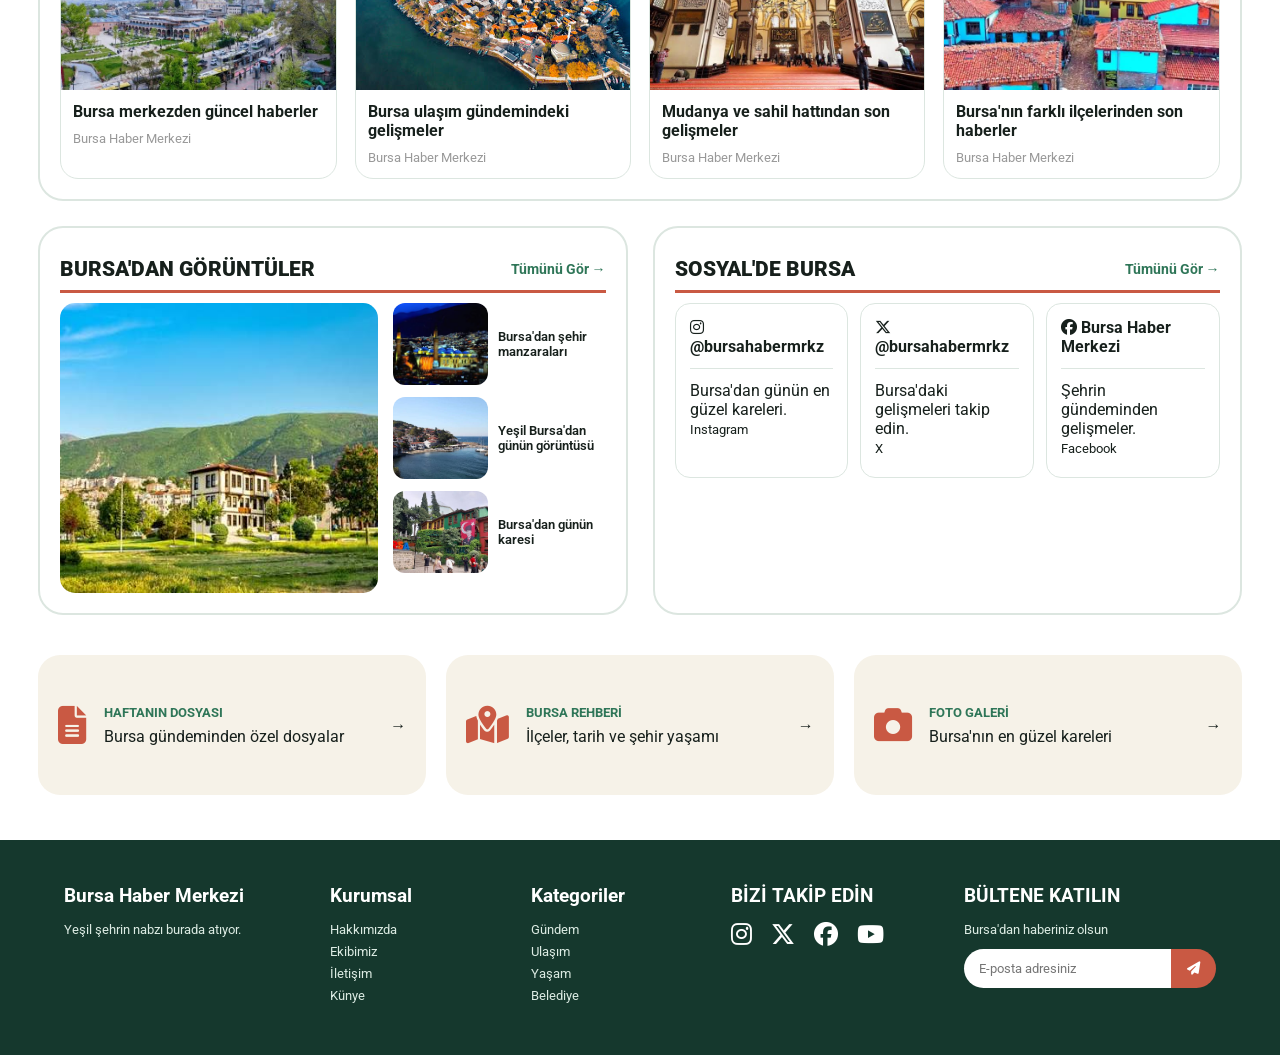
<file: bursa/index.html>
<!DOCTYPE html>
<html lang="tr">

<head>
    <meta charset="UTF-8">

    <meta
        name="viewport"
        content="width=device-width, initial-scale=1.0"
    >

    <meta
        name="description"
        content="Bursa Haber Merkezi - Bursa'dan gündem, ulaşım, yaşam, belediye ve ilçe haberleri."
    >

    <title>Bursa Haber Merkezi</title>

    <link
        rel="stylesheet"
        href="./style.css"
    >

    <link
        rel="preconnect"
        href="https://fonts.googleapis.com"
    >

    <link
        rel="preconnect"
        href="https://fonts.gstatic.com"
        crossorigin
    >

    <link
        href="https://fonts.googleapis.com/css2?family=Roboto:wght@400;500;600;700;900&display=swap"
        rel="stylesheet"
    >

    <link
        rel="stylesheet"
        href="https://cdnjs.cloudflare.com/ajax/libs/font-awesome/6.5.2/css/all.min.css"
    >
</head>


<body>


<!-- CANLI HABER ŞERİDİ -->

<div class="live-bar">

    <div class="live-label">
        <span class="live-dot"></span>
        CANLI
    </div>


    <div class="ticker-window">

        <div class="ticker-track">


            <div class="ticker-group">

                <div class="breaking">
                    <small>09:20</small>
                    Bursa gündemindeki gelişmeler Bursa Haber Merkezi'nde
                </div>

                <div class="breaking">
                    <small>10:05</small>
                    Nilüfer, Osmangazi ve Yıldırım'dan güncel gelişmeler
                </div>

                <div class="breaking">
                    <small>11:30</small>
                    Bursa'nın ilçelerinden son haberler
                </div>

                <div class="breaking">
                    <small>12:15</small>
                    Kent yaşamı ve ulaşım gündemi yakından takip ediliyor
                </div>

            </div>


            <div
                class="ticker-group"
                aria-hidden="true"
            >

                <div class="breaking">
                    <small>09:20</small>
                    Bursa gündemindeki gelişmeler Bursa Haber Merkezi'nde
                </div>

                <div class="breaking">
                    <small>10:05</small>
                    Nilüfer, Osmangazi ve Yıldırım'dan güncel gelişmeler
                </div>

                <div class="breaking">
                    <small>11:30</small>
                    Bursa'nın ilçelerinden son haberler
                </div>

                <div class="breaking">
                    <small>12:15</small>
                    Kent yaşamı ve ulaşım gündemi yakından takip ediliyor
                </div>

            </div>


        </div>

    </div>

</div>


<!-- HEADER -->

<header class="header">

   <a
    href="#"
    class="logo-area logo-image-area"
    aria-label="Bursa Haber Merkezi ana sayfa"
>
    <img
        src="./bursa-logo.png"
        alt="Bursa Haber Merkezi"
        class="site-logo"
    >
</a>


    <div class="header-info">


        <div class="weather">

            <i
                id="header-weather-icon"
                class="fa-solid fa-cloud-sun"
            ></i>


            <div>

                <strong id="header-temperature">
                    —°
                </strong>

                <span>
                    Bursa
                </span>

                <small id="header-weather-text">
                    Hava durumu yükleniyor...
                </small>

            </div>

        </div>


        <div class="sea">

            <i class="fa-solid fa-wind"></i>

            <div>

                <p>
                    Nem
                    <b id="header-humidity">
                        —%
                    </b>
                </p>

                <p>
                    Rüzgâr
                    <b id="header-wind">
                        — km/s
                    </b>
                </p>

            </div>

        </div>


    </div>


    <div class="social-header">

        <a href="#" aria-label="Instagram">
            <i class="fa-brands fa-instagram"></i>
        </a>

        <a href="#" aria-label="X">
            <i class="fa-brands fa-x-twitter"></i>
        </a>

        <a href="#" aria-label="Facebook">
            <i class="fa-brands fa-facebook"></i>
        </a>

        <a href="#" aria-label="YouTube">
            <i class="fa-brands fa-youtube"></i>
        </a>

        <button
            type="button"
            class="search-button"
            aria-label="Haberlerde ara"
        >
            <i class="fa-solid fa-magnifying-glass"></i>
        </button>

    </div>

</header>


<!-- NAVBAR -->

<nav class="navbar">

    <a
        href="#"
        class="home"
        aria-label="Ana Sayfa"
    >
        <i class="fa-solid fa-house"></i>
    </a>

    <a href="#">GÜNDEM</a>
    <a href="#">BURSA</a>
    <a href="#">NİLÜFER</a>
    <a href="#">OSMANGAZİ</a>
    <a href="#">YILDIRIM</a>
    <a href="#">MUDANYA</a>
    <a href="#">GEMLİK</a>
    <a href="#">ULAŞIM</a>
    <a href="#">BELEDİYE</a>
    <a href="#">YAŞAM</a>

    <a
        href="#"
        class="newsletter"
    >
        BÜLTENE KATIL
        <i class="fa-regular fa-envelope"></i>
    </a>

</nav>


<main class="container">


<section class="top-grid">


    <!-- ANA HABER -->

    <article class="main-news">

        <img
            src="./bursa.jpeg"
            alt="Bursa şehir manzarası"
        >

        <div class="overlay"></div>


        <span class="news-label">
            Gelişen Olay
        </span>


        <div class="main-news-content">

            <h1>
                Bursa gündeminden son gelişmeler
            </h1>

            <p>
                Bursa'nın ulaşım, yaşam, belediye,
                ekonomi ve ilçe gündemindeki gelişmeler
                Bursa Haber Merkezi'nde.
            </p>

        </div>


        <div class="slider-buttons">

            <button
                type="button"
                aria-label="Önceki haber"
            >
                ←
            </button>

            <button
                type="button"
                aria-label="Sonraki haber"
            >
                →
            </button>

        </div>

    </article>


    <!-- BURSA'DA BUGÜN -->

    <section class="today-box">

        <div class="box-title">
            <h2>
                BURSA'DA BUGÜN
            </h2>
        </div>


        <article class="today-news">

            <img
                src="./bursa1.jpeg"
                alt="Nilüfer"
            >

            <div>

                <h3>
                    Nilüfer'den güncel gelişmeler
                </h3>

                <small>
                    Güncel
                </small>

            </div>

        </article>


        <article class="today-news">

            <img
                src="./bursa2.jpeg"
                alt="Osmangazi"
            >

            <div>

                <h3>
                    Osmangazi'nin kent ve yaşam gündemi
                </h3>

                <small>
                    Güncel
                </small>

            </div>

        </article>


        <article class="today-news">

            <img
                src="./bursa3.jpeg"
                alt="Mudanya"
            >

            <div>

                <h3>
                    Mudanya'dan sahil ve ulaşım haberleri
                </h3>

                <small>
                    Güncel
                </small>

            </div>

        </article>


        <article class="today-news">

            <img
                src="./bursa4.jpeg"
                alt="Bursa"
            >

            <div>

                <h3>
                    Bursa'nın ilçelerinden son haberler
                </h3>

                <small>
                    Güncel
                </small>

            </div>

        </article>


        <a
            href="#"
            class="all-news"
        >
            Tüm Haberler →
        </a>

    </section>


    <!-- ŞİMDİ BURSA'DA -->

    <section class="status-box">

        <div class="box-title">
            <h2>
                ŞİMDİ BURSA'DA
            </h2>
        </div>


        <div class="status-item">

            <i class="fa-solid fa-temperature-half"></i>

            <div>

                <b>
                    Hava Sıcaklığı
                </b>

                <small id="weather-description">
                    Yükleniyor...
                </small>

            </div>

            <strong id="bursa-temperature">
                —°
            </strong>

        </div>


        <div class="status-item">

            <i class="fa-solid fa-droplet"></i>

            <div>

                <b>
                    Nem
                </b>

                <small>
                    Bursa merkez
                </small>

            </div>

            <strong id="bursa-humidity">
                —%
            </strong>

        </div>


        <div class="status-item">

            <i class="fa-solid fa-wind"></i>

            <div>

                <b>
                    Rüzgâr
                </b>

                <small>
                    Bursa merkez
                </small>

            </div>

            <strong id="bursa-wind">
                — km/s
            </strong>

        </div>


        <button
            type="button"
            class="status-item status-action"
            id="pharmacy-toggle"
            aria-expanded="false"
        >

            <i class="fa-solid fa-prescription-bottle-medical"></i>

            <div>

                <b>
                    Nöbetçi Eczaneler
                </b>

                <small id="pharmacy-subtitle">
                    Bursa verisi yükleniyor...
                </small>

            </div>

            <strong id="pharmacy-count">
                —
            </strong>

            <i class="fa-solid fa-chevron-down status-arrow"></i>

        </button>


        <div class="status-item">

            <i class="fa-solid fa-water"></i>

            <div>

                <b>
                    Sahil / Deniz
                </b>

                <small>
                    Canlı veri daha sonra bağlanacak
                </small>

            </div>

            <strong>
                —
            </strong>

        </div>


        <div class="status-item">

            <i class="fa-solid fa-dollar-sign"></i>

            <div>

                <b>
                    Dolar / TL
                </b>

                <small>
                    TCMB gösterge kuru
                </small>

            </div>

            <strong id="usd-try">
                — ₺
            </strong>

        </div>


        <button
            type="button"
            class="data-button"
            id="refresh-all-data"
        >

            <i class="fa-solid fa-rotate"></i>

            Verileri Yenile

        </button>

    </section>


</section>


<!-- ECZANE PANELİ -->

<section
    class="pharmacy-panel"
    id="pharmacy-panel"
    hidden
>

    <div class="pharmacy-panel-header">

        <div>

            <span class="mini-title">
                CANLI VERİ
            </span>

            <h2>
                Bursa Nöbetçi Eczaneleri
            </h2>

            <p id="pharmacy-panel-description">
                Bugün açık nöbetçi eczaneler yükleniyor...
            </p>

        </div>


        <button
            type="button"
            class="pharmacy-close"
            id="pharmacy-close"
            aria-label="Eczane listesini kapat"
        >

            <i class="fa-solid fa-xmark"></i>

        </button>

    </div>


    <div
        class="pharmacy-list"
        id="pharmacy-list"
    >

        <div class="loading-card">

            <i class="fa-solid fa-spinner fa-spin"></i>

            Eczaneler yükleniyor...

        </div>

    </div>


    <div class="pharmacy-source">

        Veri:

        <a
            href="https://eczaneadresi.com/"
            target="_blank"
            rel="noopener noreferrer"
        >
            Eczane Adresi
        </a>

        <span>
            • Yola çıkmadan önce telefonla teyit etmeniz önerilir.
        </span>

    </div>

</section>


<!-- ÖNE ÇIKANLAR + DEPREM -->

<section class="featured-row">


    <section class="featured-section">

        <div class="section-title">

            <h2>
                ÖNE ÇIKANLAR
            </h2>

            <a href="#">
                Tümünü Gör →
            </a>

        </div>


        <div class="featured-grid">


            <article class="featured-card">

                <div class="image-wrapper">

                    <img
                        src="./bursa5.jpeg"
                        alt="Nilüfer"
                    >

                    <span>
                        NİLÜFER
                    </span>

                </div>

                <h3>
                    Nilüfer'den şehir gündemine dair gelişmeler
                </h3>

                <small>
                    Bursa Haber Merkezi
                </small>

            </article>


            <article class="featured-card">

                <div class="image-wrapper">

                    <img
                        src="./bursa6.jpeg"
                        alt="Osmangazi"
                    >

                    <span>
                        OSMANGAZİ
                    </span>

                </div>

                <h3>
                    Osmangazi'nin kültür ve yaşam gündemi
                </h3>

                <small>
                    Bursa Haber Merkezi
                </small>

            </article>


            <article class="featured-card">

                <div class="image-wrapper">

                    <img
                        src="./bursa7.jpeg"
                        alt="Mudanya"
                    >

                    <span>
                        MUDANYA
                    </span>

                </div>

                <h3>
                    Mudanya'dan güncel gelişmeler
                </h3>

                <small>
                    Bursa Haber Merkezi
                </small>

            </article>


        </div>

    </section>


    <aside class="earthquake">

        <div class="section-title">

            <h2>
                SON DEPREMLER
            </h2>

            <span class="live-data-badge">
                CANLI
            </span>

        </div>


        <div id="earthquake-list">

            <div class="quake">

                <strong>
                    —
                </strong>

                <div>

                    <b>
                        Deprem verileri yükleniyor...
                    </b>

                    <small>
                        AFAD
                    </small>

                </div>

            </div>

        </div>


        <button
            type="button"
            id="refresh-earthquakes"
        >
            Yenile ↻
        </button>

    </aside>


</section>


<!-- BURSA'DAN HABERLER -->

<section class="news-section">

    <div class="section-title">

        <h2>
            BURSA'DAN HABERLER
        </h2>

        <a href="#">
            Tümünü Gör →
        </a>

    </div>


    <div class="categories">

        <a href="#" class="active">Tümü</a>
        <a href="#">Nilüfer</a>
        <a href="#">Osmangazi</a>
        <a href="#">Yıldırım</a>
        <a href="#">Mudanya</a>
        <a href="#">Gemlik</a>
        <a href="#">Ulaşım</a>
        <a href="#">Belediye</a>

    </div>


    <div class="news-grid">


        <article class="news-card">

            <img
                src="./bursa8.jpeg"
                alt="Bursa"
            >

            <h3>
                Bursa merkezden güncel haberler
            </h3>

            <small>
                Bursa Haber Merkezi
            </small>

        </article>


        <article class="news-card">

            <img
                src="./bursa9.jpeg"
                alt="Bursa ulaşım"
            >

            <h3>
                Bursa ulaşım gündemindeki gelişmeler
            </h3>

            <small>
                Bursa Haber Merkezi
            </small>

        </article>


        <article class="news-card">

            <img
                src="./bursa10.jpeg"
                alt="Mudanya"
            >

            <h3>
                Mudanya ve sahil hattından son gelişmeler
            </h3>

            <small>
                Bursa Haber Merkezi
            </small>

        </article>


        <article class="news-card">

            <img
                src="./bursa11.jpeg"
                alt="Bursa"
            >

            <h3>
                Bursa'nın farklı ilçelerinden son haberler
            </h3>

            <small>
                Bursa Haber Merkezi
            </small>

        </article>


    </div>

</section>


<!-- GALERİ + SOSYAL -->

<section class="middle-grid">


    <section class="gallery">

        <div class="section-title">

            <h2>
                BURSA'DAN GÖRÜNTÜLER
            </h2>

            <a href="#">
                Tümünü Gör →
            </a>

        </div>


        <div class="gallery-content">

            <img
                class="big-image"
                src="./bursa12.jpeg"
                alt="Bursa manzarası"
            >


            <div class="small-images">

                <div>

                    <img
                        src="./bursa13.jpeg"
                        alt="Bursa"
                    >

                    <span>
                        Bursa'dan şehir manzaraları
                    </span>

                </div>


                <div>

                    <img
                        src="./bursa14.jpeg"
                        alt="Bursa"
                    >

                    <span>
                        Yeşil Bursa'dan günün görüntüsü
                    </span>

                </div>


                <div>

                    <img
                        src="./bursa.jpeg"
                        alt="Bursa genel görünüm"
                    >

                    <span>
                        Bursa'dan günün karesi
                    </span>

                </div>

            </div>

        </div>

    </section>


    <section class="social">

        <div class="section-title">

            <h2>
                SOSYAL'DE BURSA
            </h2>

            <a href="#">
                Tümünü Gör →
            </a>

        </div>


        <div class="social-grid">


            <article>

                <b>
                    <i class="fa-brands fa-instagram"></i>
                    @bursahabermrkz
                </b>

                <hr>

                <p>
                    Bursa'dan günün en güzel kareleri.
                </p>

                <small>
                    Instagram
                </small>

            </article>


            <article>

                <b>
                    <i class="fa-brands fa-x-twitter"></i>
                    @bursahabermrkz
                </b>

                <hr>

                <p>
                    Bursa'daki gelişmeleri takip edin.
                </p>

                <small>
                    X
                </small>

            </article>


            <article>

                <b>
                    <i class="fa-brands fa-facebook"></i>
                    Bursa Haber Merkezi
                </b>

                <hr>

                <p>
                    Şehrin gündeminden gelişmeler.
                </p>

                <small>
                    Facebook
                </small>

            </article>


        </div>

    </section>


</section>


<!-- PROMO -->

<section class="promo-grid">


    <a href="#" class="promo-card">

        <i class="fa-solid fa-file-lines"></i>

        <div>

            <h3>
                HAFTANIN DOSYASI
            </h3>

            <p>
                Bursa gündeminden özel dosyalar
            </p>

        </div>

        <span>→</span>

    </a>


    <a href="#" class="promo-card">

        <i class="fa-solid fa-map-location-dot"></i>

        <div>

            <h3>
                BURSA REHBERİ
            </h3>

            <p>
                İlçeler, tarih ve şehir yaşamı
            </p>

        </div>

        <span>→</span>

    </a>


    <a href="#" class="promo-card">

        <i class="fa-solid fa-camera"></i>

        <div>

            <h3>
                FOTO GALERİ
            </h3>

            <p>
                Bursa'nın en güzel kareleri
            </p>

        </div>

        <span>→</span>

    </a>


</section>


</main>


<!-- FOOTER -->

<footer>


    <div class="footer-brand">

        <h3>
            Bursa Haber Merkezi
        </h3>

        <p>
            Yeşil şehrin nabzı burada atıyor.
        </p>

    </div>


    <div>

        <h3>
            Kurumsal
        </h3>

        <a href="#">Hakkımızda</a>
        <a href="#">Ekibimiz</a>
        <a href="#">İletişim</a>
        <a href="#">Künye</a>

    </div>


    <div>

        <h3>
            Kategoriler
        </h3>

        <a href="#">Gündem</a>
        <a href="#">Ulaşım</a>
        <a href="#">Yaşam</a>
        <a href="#">Belediye</a>

    </div>


    <div class="footer-social">

        <h3>
            BİZİ TAKİP EDİN
        </h3>

        <div>

            <i class="fa-brands fa-instagram"></i>
            <i class="fa-brands fa-x-twitter"></i>
            <i class="fa-brands fa-facebook"></i>
            <i class="fa-brands fa-youtube"></i>

        </div>

    </div>


    <div class="subscribe">

        <h3>
            BÜLTENE KATILIN
        </h3>

        <p>
            Bursa'dan haberiniz olsun
        </p>


        <div class="subscribe-form">

            <input
                type="email"
                placeholder="E-posta adresiniz"
                aria-label="E-posta adresiniz"
            >

            <button
                type="button"
                aria-label="Bültene katıl"
            >

                <i class="fa-solid fa-paper-plane"></i>

            </button>

        </div>

    </div>


</footer>


<script src="./script.js"></script>


</body>
</html>
</file>
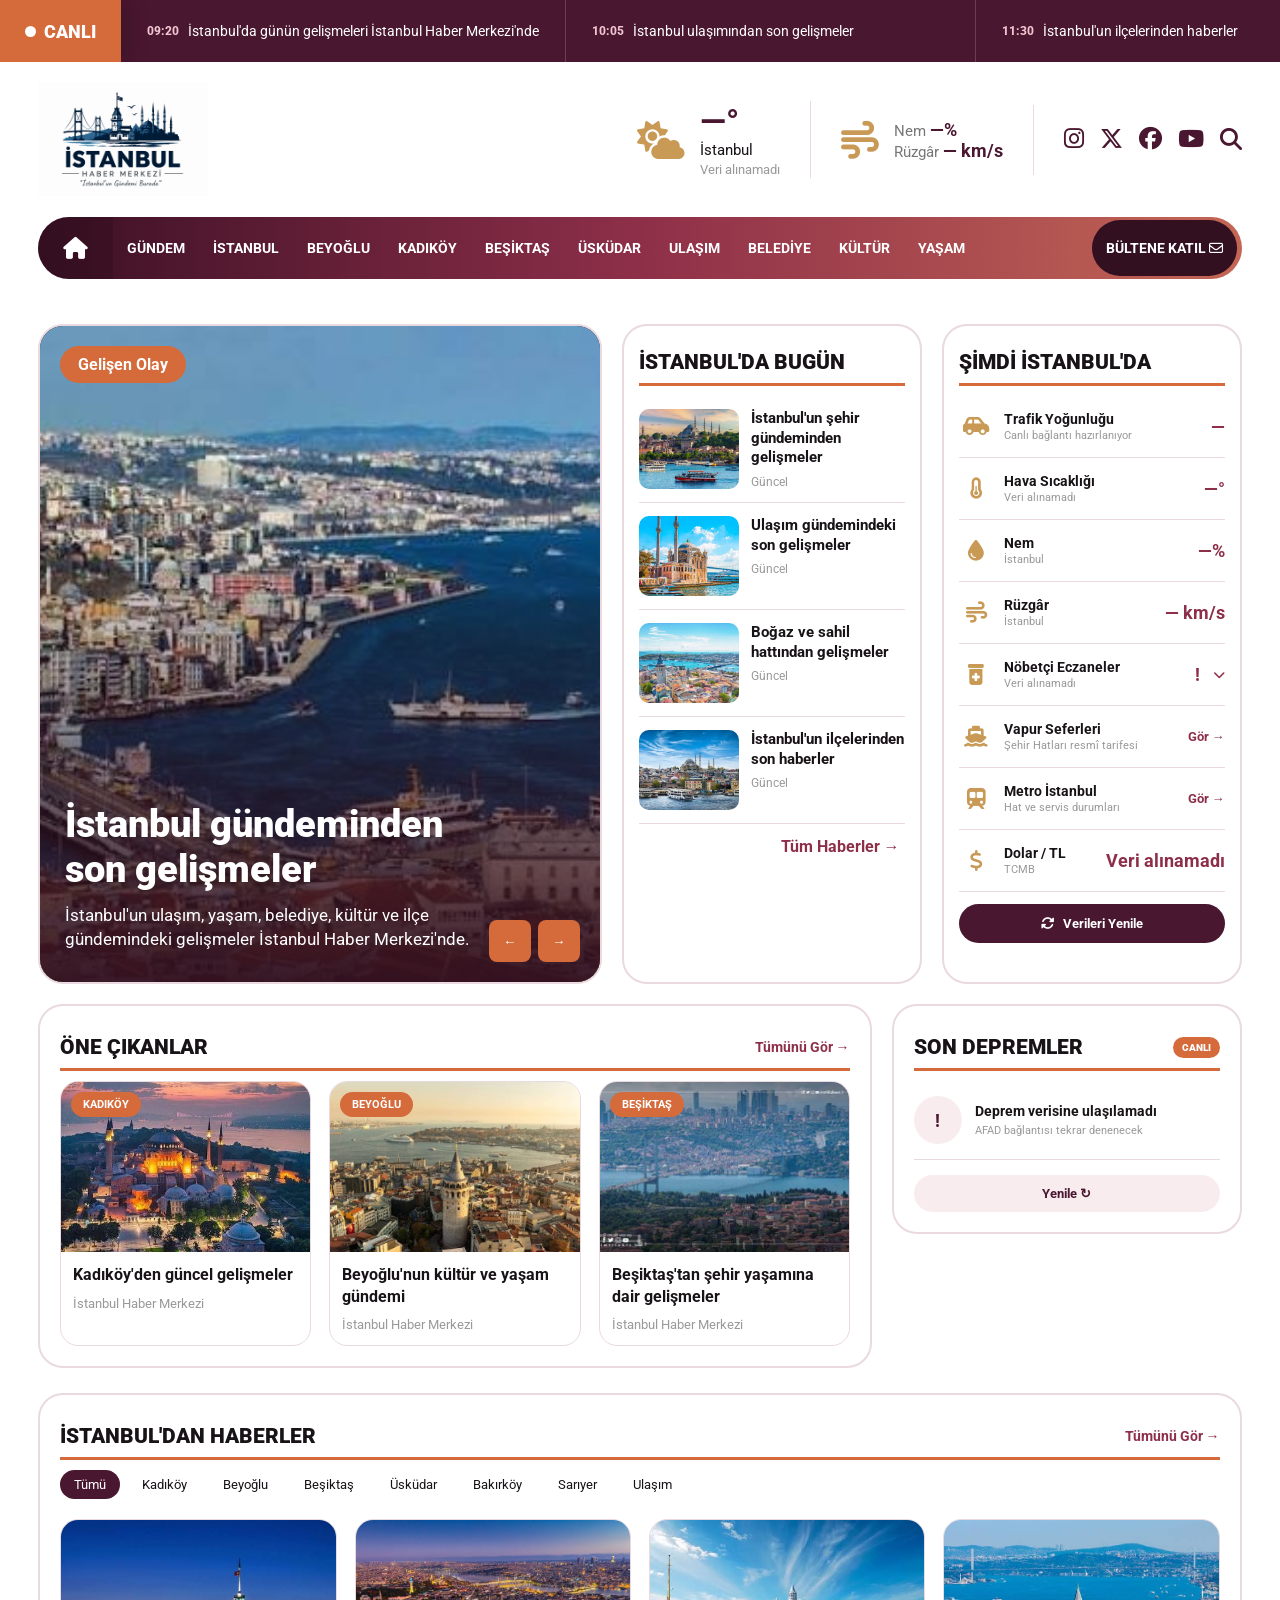
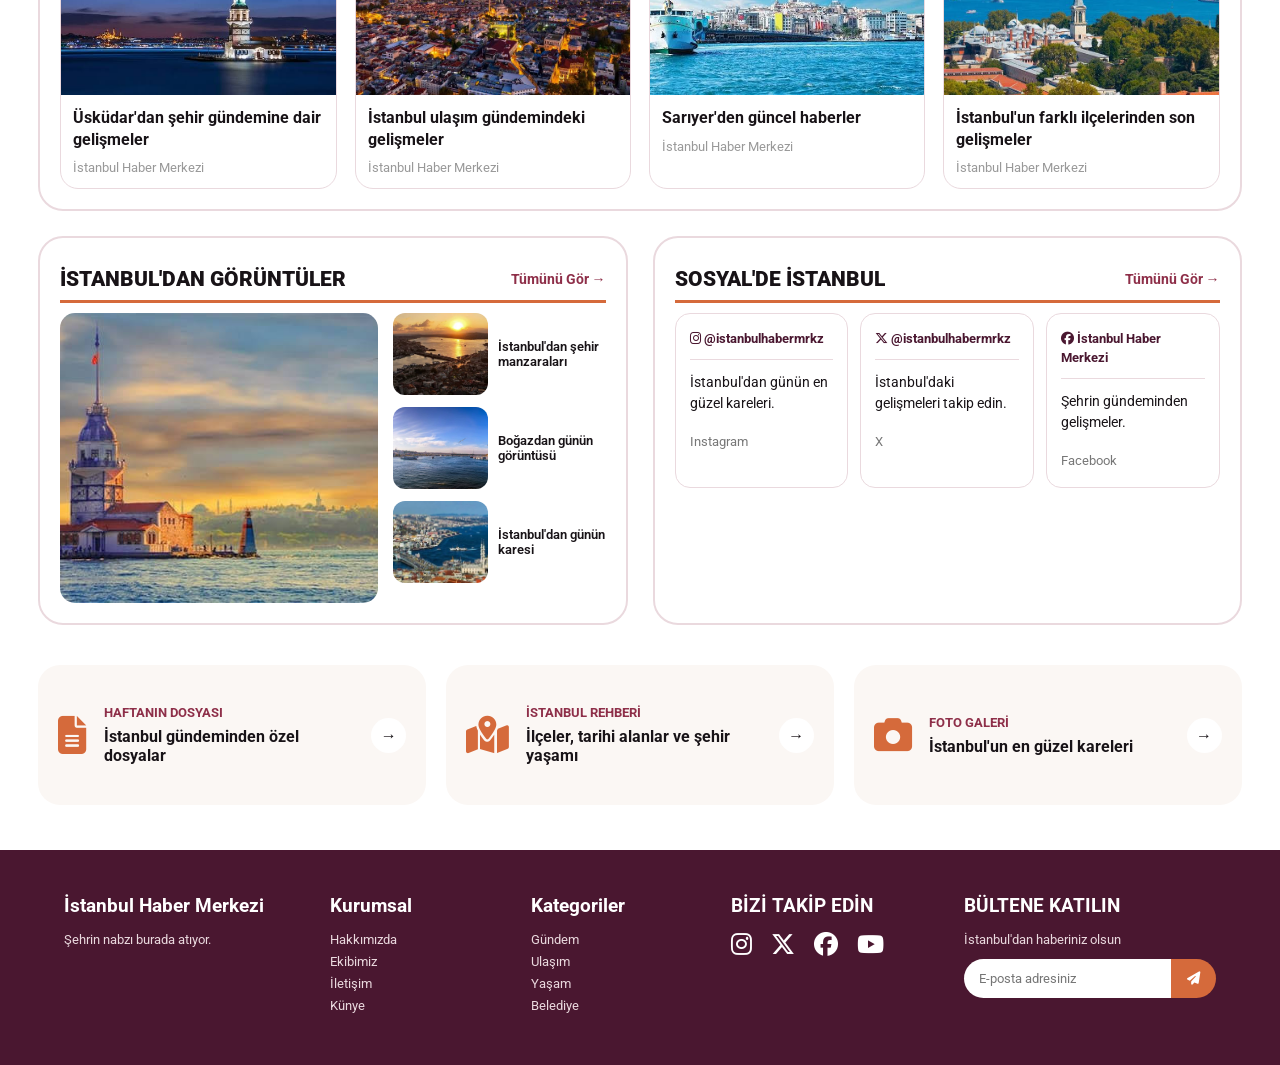
<file: istanbul/index.html>
<!DOCTYPE html>
<html lang="tr">

<head>

    <meta charset="UTF-8">

    <meta
        name="viewport"
        content="width=device-width, initial-scale=1.0"
    >

    <meta
        name="description"
        content="İstanbul Haber Merkezi - İstanbul'dan son dakika haberleri, gündem, ulaşım, yaşam, kültür ve ilçe haberleri."
    >

    <title>İstanbul Haber Merkezi</title>

    <link
        rel="stylesheet"
        href="./style.css"
    >

    <link
        rel="preconnect"
        href="https://fonts.googleapis.com"
    >

    <link
        rel="preconnect"
        href="https://fonts.gstatic.com"
        crossorigin
    >

    <link
        href="https://fonts.googleapis.com/css2?family=Roboto:wght@400;500;600;700;900&display=swap"
        rel="stylesheet"
    >

    <link
        rel="stylesheet"
        href="https://cdnjs.cloudflare.com/ajax/libs/font-awesome/6.5.2/css/all.min.css"
    >

</head>


<body>


<!-- ==================================================
     CANLI HABER ŞERİDİ
================================================== -->

<div class="live-bar">

    <div class="live-label">

        <span class="live-dot"></span>

        CANLI

    </div>


    <div class="ticker-window">

        <div class="ticker-track">


            <div class="ticker-group">

                <div class="breaking">

                    <small>09:20</small>

                    İstanbul'da günün gelişmeleri İstanbul Haber Merkezi'nde

                </div>


                <div class="breaking">

                    <small>10:05</small>

                    İstanbul ulaşımından son gelişmeler

                </div>


                <div class="breaking">

                    <small>11:30</small>

                    İstanbul'un ilçelerinden haberler

                </div>


                <div class="breaking">

                    <small>12:15</small>

                    Şehir gündemindeki gelişmeler yakından takip ediliyor

                </div>

            </div>


            <!-- KESİNTİSİZ KAYMA İÇİN TEKRAR -->

            <div
                class="ticker-group"
                aria-hidden="true"
            >

                <div class="breaking">

                    <small>09:20</small>

                    İstanbul'da günün gelişmeleri İstanbul Haber Merkezi'nde

                </div>


                <div class="breaking">

                    <small>10:05</small>

                    İstanbul ulaşımından son gelişmeler

                </div>


                <div class="breaking">

                    <small>11:30</small>

                    İstanbul'un ilçelerinden haberler

                </div>


                <div class="breaking">

                    <small>12:15</small>

                    Şehir gündemindeki gelişmeler yakından takip ediliyor

                </div>

            </div>


        </div>

    </div>

</div>


<!-- ==================================================
     HEADER
================================================== -->

<header class="header">


    <a
    href="#"
    class="logo-area logo-image-area"
    aria-label="İstanbul Haber Merkezi ana sayfa"
>
    <img
        src="./istanbul-logo.png"
        alt="İstanbul Haber Merkezi"
        class="site-logo"
    >
</a>


    <!-- CANLI HAVA -->

    <div class="header-info">


        <div class="weather">

            <i
                id="header-weather-icon"
                class="fa-solid fa-cloud-sun"
            ></i>


            <div>

                <strong id="header-temperature">
                    —°
                </strong>

                <span>
                    İstanbul
                </span>

                <small id="header-weather-text">
                    Hava durumu yükleniyor...
                </small>

            </div>

        </div>


        <div class="sea">

            <i class="fa-solid fa-wind"></i>


            <div>

                <p>

                    Nem

                    <b id="header-humidity">
                        —%
                    </b>

                </p>


                <p>

                    Rüzgâr

                    <b id="header-wind">
                        — km/s
                    </b>

                </p>

            </div>

        </div>


    </div>


    <div class="social-header">

        <a
            href="#"
            aria-label="Instagram"
        >
            <i class="fa-brands fa-instagram"></i>
        </a>


        <a
            href="#"
            aria-label="X"
        >
            <i class="fa-brands fa-x-twitter"></i>
        </a>


        <a
            href="#"
            aria-label="Facebook"
        >
            <i class="fa-brands fa-facebook"></i>
        </a>


        <a
            href="#"
            aria-label="YouTube"
        >
            <i class="fa-brands fa-youtube"></i>
        </a>


        <button
            type="button"
            class="search-button"
            aria-label="Haberlerde ara"
        >

            <i class="fa-solid fa-magnifying-glass"></i>

        </button>

    </div>


</header>


<!-- ==================================================
     NAVBAR
================================================== -->

<nav class="navbar">


    <a
        href="#"
        class="home"
        aria-label="Ana Sayfa"
    >

        <i class="fa-solid fa-house"></i>

    </a>


    <a href="#">GÜNDEM</a>

    <a href="#">İSTANBUL</a>

    <a href="#">BEYOĞLU</a>

    <a href="#">KADIKÖY</a>

    <a href="#">BEŞİKTAŞ</a>

    <a href="#">ÜSKÜDAR</a>

    <a href="#">ULAŞIM</a>

    <a href="#">BELEDİYE</a>

    <a href="#">KÜLTÜR</a>

    <a href="#">YAŞAM</a>


    <a
        href="#"
        class="newsletter"
    >

        BÜLTENE KATIL

        <i class="fa-regular fa-envelope"></i>

    </a>


</nav>


<!-- ==================================================
     ANA İÇERİK
================================================== -->

<main class="container">


<!-- ==================================================
     ÜST BÖLÜM
================================================== -->

<section class="top-grid">


    <!-- ANA HABER -->

    <article class="main-news">


        <img
            src="./istanbul.jpeg"
            alt="İstanbul şehir manzarası"
        >


        <div class="overlay"></div>


        <span class="news-label">

            Gelişen Olay

        </span>


        <div class="main-news-content">

            <h1>

                İstanbul gündeminden son gelişmeler

            </h1>


            <p>

                İstanbul'un ulaşım, yaşam, belediye,
                kültür ve ilçe gündemindeki gelişmeler
                İstanbul Haber Merkezi'nde.

            </p>

        </div>


        <div class="slider-buttons">

            <button
                type="button"
                aria-label="Önceki haber"
            >
                ←
            </button>


            <button
                type="button"
                aria-label="Sonraki haber"
            >
                →
            </button>

        </div>


    </article>


    <!-- ==================================================
         İSTANBUL'DA BUGÜN
    ================================================== -->

    <section class="today-box">


        <div class="box-title">

            <h2>
                İSTANBUL'DA BUGÜN
            </h2>

        </div>


        <article class="today-news">

            <img
                src="./istanbul1.jpeg"
                alt="İstanbul"
            >


            <div>

                <h3>
                    İstanbul'un şehir gündeminden gelişmeler
                </h3>

                <small>
                    Güncel
                </small>

            </div>

        </article>


        <article class="today-news">

            <img
                src="./istanbul2.jpeg"
                alt="İstanbul ulaşım"
            >


            <div>

                <h3>
                    Ulaşım gündemindeki son gelişmeler
                </h3>

                <small>
                    Güncel
                </small>

            </div>

        </article>


        <article class="today-news">

            <img
                src="./istanbul3.jpeg"
                alt="İstanbul Boğazı"
            >


            <div>

                <h3>
                    Boğaz ve sahil hattından gelişmeler
                </h3>

                <small>
                    Güncel
                </small>

            </div>

        </article>


        <article class="today-news">

            <img
                src="./istanbul4.jpeg"
                alt="İstanbul şehir merkezi"
            >


            <div>

                <h3>
                    İstanbul'un ilçelerinden son haberler
                </h3>

                <small>
                    Güncel
                </small>

            </div>

        </article>


        <a
            href="#"
            class="all-news"
        >

            Tüm Haberler →

        </a>


    </section>


    <!-- ==================================================
         ŞİMDİ İSTANBUL'DA
    ================================================== -->

    <section class="status-box">


        <div class="box-title">

            <h2>
                ŞİMDİ İSTANBUL'DA
            </h2>

        </div>


        <!-- TRAFİK -->

        <div class="status-item">

            <i class="fa-solid fa-car-side"></i>


            <div>

                <b>
                    Trafik Yoğunluğu
                </b>

                <small>
                    Canlı bağlantı hazırlanıyor
                </small>

            </div>


            <strong>
                —
            </strong>

        </div>


        <!-- SICAKLIK -->

        <div class="status-item">

            <i class="fa-solid fa-temperature-half"></i>


            <div>

                <b>
                    Hava Sıcaklığı
                </b>

                <small id="weather-description">
                    Yükleniyor...
                </small>

            </div>


            <strong id="istanbul-temperature">
                —°
            </strong>

        </div>


        <!-- NEM -->

        <div class="status-item">

            <i class="fa-solid fa-droplet"></i>


            <div>

                <b>
                    Nem
                </b>

                <small>
                    İstanbul
                </small>

            </div>


            <strong id="istanbul-humidity">
                —%
            </strong>

        </div>


        <!-- RÜZGÂR -->

        <div class="status-item">

            <i class="fa-solid fa-wind"></i>


            <div>

                <b>
                    Rüzgâr
                </b>

                <small>
                    İstanbul
                </small>

            </div>


            <strong id="istanbul-wind">
                — km/s
            </strong>

        </div>


        <!-- NÖBETÇİ ECZANELER -->

        <button
            type="button"
            class="status-item status-action"
            id="pharmacy-toggle"
            aria-expanded="false"
        >

            <i class="fa-solid fa-prescription-bottle-medical"></i>


            <div>

                <b>
                    Nöbetçi Eczaneler
                </b>

                <small id="pharmacy-subtitle">
                    İstanbul verisi yükleniyor...
                </small>

            </div>


            <strong id="pharmacy-count">
                —
            </strong>


            <i class="fa-solid fa-chevron-down status-arrow"></i>

        </button>


        <!-- VAPUR -->

        <a
            class="status-item status-action"
            href="https://sehirhatlari.istanbul/tr/seferler/ic-hatlar"
            target="_blank"
            rel="noopener noreferrer"
        >

            <i class="fa-solid fa-ship"></i>


            <div>

                <b>
                    Vapur Seferleri
                </b>

                <small>
                    Şehir Hatları resmî tarifesi
                </small>

            </div>


            <strong class="link-value">
                Gör →
            </strong>

        </a>


        <!-- METRO -->

        <a
            class="status-item status-action"
            href="https://www.metro.istanbul/"
            target="_blank"
            rel="noopener noreferrer"
        >

            <i class="fa-solid fa-train-subway"></i>


            <div>

                <b>
                    Metro İstanbul
                </b>

                <small>
                    Hat ve servis durumları
                </small>

            </div>


            <strong class="link-value">
                Gör →
            </strong>

        </a>


        <!-- DOLAR -->

        <div class="status-item">

            <i class="fa-solid fa-dollar-sign"></i>


            <div>

                <b>
                    Dolar / TL
                </b>

                <small id="currency-source">
                    TCMB
                </small>

            </div>


            <strong id="usd-try">
                — ₺
            </strong>

        </div>


        <button
            type="button"
            class="data-button"
            id="refresh-all-data"
        >

            <i class="fa-solid fa-rotate"></i>

            Verileri Yenile

        </button>


    </section>


</section>


<!-- ==================================================
     NÖBETÇİ ECZANE PANELİ
================================================== -->

<section
    class="pharmacy-panel"
    id="pharmacy-panel"
    hidden
>


    <div class="pharmacy-panel-header">

        <div>

            <span class="mini-title">
                CANLI VERİ
            </span>

            <h2>
                İstanbul Nöbetçi Eczaneleri
            </h2>

            <p id="pharmacy-panel-description">
                Bugün açık nöbetçi eczaneler yükleniyor...
            </p>

        </div>


        <button
            type="button"
            class="pharmacy-close"
            id="pharmacy-close"
            aria-label="Eczane listesini kapat"
        >

            <i class="fa-solid fa-xmark"></i>

        </button>

    </div>


    <div
        class="pharmacy-list"
        id="pharmacy-list"
    >

        <div class="loading-card">

            <i class="fa-solid fa-spinner fa-spin"></i>

            Eczaneler yükleniyor...

        </div>

    </div>


    <div class="pharmacy-source">

        Veri:

        <a
            href="https://eczaneadresi.com/"
            target="_blank"
            rel="noopener noreferrer"
        >
            Eczane Adresi
        </a>

        <span>
            • Yola çıkmadan önce telefonla teyit etmeniz önerilir.
        </span>

    </div>


</section>


<!-- ==================================================
     ÖNE ÇIKANLAR + SON DEPREMLER
================================================== -->

<section class="featured-row">


    <section class="featured-section">


        <div class="section-title">

            <h2>
                ÖNE ÇIKANLAR
            </h2>

            <a href="#">
                Tümünü Gör →
            </a>

        </div>


        <div class="featured-grid">


            <article class="featured-card">

                <div class="image-wrapper">

                    <img
                        src="./istanbul5.jpeg"
                        alt="Kadıköy"
                    >

                    <span>
                        KADIKÖY
                    </span>

                </div>


                <h3>
                    Kadıköy'den güncel gelişmeler
                </h3>


                <small>
                    İstanbul Haber Merkezi
                </small>

            </article>


            <article class="featured-card">

                <div class="image-wrapper">

                    <img
                        src="./istanbul6.jpeg"
                        alt="Beyoğlu"
                    >

                    <span>
                        BEYOĞLU
                    </span>

                </div>


                <h3>
                    Beyoğlu'nun kültür ve yaşam gündemi
                </h3>


                <small>
                    İstanbul Haber Merkezi
                </small>

            </article>


            <article class="featured-card">

                <div class="image-wrapper">

                    <img
                        src="./istanbul7.jpeg"
                        alt="Beşiktaş"
                    >

                    <span>
                        BEŞİKTAŞ
                    </span>

                </div>


                <h3>
                    Beşiktaş'tan şehir yaşamına dair gelişmeler
                </h3>


                <small>
                    İstanbul Haber Merkezi
                </small>

            </article>


        </div>


    </section>


    <!-- SON DEPREMLER -->

    <aside class="earthquake">


        <div class="section-title">

            <h2>
                SON DEPREMLER
            </h2>


            <span class="live-data-badge">

                CANLI

            </span>

        </div>


        <div id="earthquake-list">

            <div class="quake">

                <strong>
                    —
                </strong>


                <div>

                    <b>
                        Deprem verileri yükleniyor...
                    </b>

                    <small>
                        AFAD
                    </small>

                </div>

            </div>

        </div>


        <button
            type="button"
            id="refresh-earthquakes"
        >

            Yenile ↻

        </button>


    </aside>


</section>


<!-- ==================================================
     İSTANBUL'DAN HABERLER
================================================== -->

<section class="news-section">


    <div class="section-title">

        <h2>
            İSTANBUL'DAN HABERLER
        </h2>

        <a href="#">
            Tümünü Gör →
        </a>

    </div>


    <div class="categories">

        <a
            href="#"
            class="active"
        >
            Tümü
        </a>

        <a href="#">
            Kadıköy
        </a>

        <a href="#">
            Beyoğlu
        </a>

        <a href="#">
            Beşiktaş
        </a>

        <a href="#">
            Üsküdar
        </a>

        <a href="#">
            Bakırköy
        </a>

        <a href="#">
            Sarıyer
        </a>

        <a href="#">
            Ulaşım
        </a>

    </div>


    <div class="news-grid">


        <article class="news-card">

            <img
                src="./istanbul8.jpeg"
                alt="Üsküdar"
            >

            <h3>
                Üsküdar'dan şehir gündemine dair gelişmeler
            </h3>

            <small>
                İstanbul Haber Merkezi
            </small>

        </article>


        <article class="news-card">

            <img
                src="./istanbul9.jpeg"
                alt="İstanbul ulaşım"
            >

            <h3>
                İstanbul ulaşım gündemindeki gelişmeler
            </h3>

            <small>
                İstanbul Haber Merkezi
            </small>

        </article>


        <article class="news-card">

            <img
                src="./istanbul10.jpeg"
                alt="Sarıyer"
            >

            <h3>
                Sarıyer'den güncel haberler
            </h3>

            <small>
                İstanbul Haber Merkezi
            </small>

        </article>


        <article class="news-card">

            <img
                src="./istanbul11.jpeg"
                alt="İstanbul"
            >

            <h3>
                İstanbul'un farklı ilçelerinden son gelişmeler
            </h3>

            <small>
                İstanbul Haber Merkezi
            </small>

        </article>


    </div>


</section>


<!-- ==================================================
     GALERİ + SOSYAL
================================================== -->

<section class="middle-grid">


    <section class="gallery">


        <div class="section-title">

            <h2>
                İSTANBUL'DAN GÖRÜNTÜLER
            </h2>

            <a href="#">
                Tümünü Gör →
            </a>

        </div>


        <div class="gallery-content">


            <img
                class="big-image"
                src="./istanbul12.jpeg"
                alt="İstanbul manzarası"
            >


            <div class="small-images">


                <div>

                    <img
                        src="./istanbul13.jpeg"
                        alt="İstanbul"
                    >

                    <span>
                        İstanbul'dan şehir manzaraları
                    </span>

                </div>


                <div>

                    <img
                        src="./istanbul14.jpeg"
                        alt="İstanbul Boğazı"
                    >

                    <span>
                        Boğazdan günün görüntüsü
                    </span>

                </div>


                <div>

                    <img
                        src="./istanbul.jpeg"
                        alt="İstanbul genel görünüm"
                    >

                    <span>
                        İstanbul'dan günün karesi
                    </span>

                </div>


            </div>


        </div>


    </section>


    <!-- SOSYAL -->

    <section class="social">


        <div class="section-title">

            <h2>
                SOSYAL'DE İSTANBUL
            </h2>

            <a href="#">
                Tümünü Gör →
            </a>

        </div>


        <div class="social-grid">


            <article>

                <b>

                    <i class="fa-brands fa-instagram"></i>

                    @istanbulhabermrkz

                </b>


                <hr>


                <p>
                    İstanbul'dan günün en güzel kareleri.
                </p>


                <small>
                    Instagram
                </small>

            </article>


            <article>

                <b>

                    <i class="fa-brands fa-x-twitter"></i>

                    @istanbulhabermrkz

                </b>


                <hr>


                <p>
                    İstanbul'daki gelişmeleri takip edin.
                </p>


                <small>
                    X
                </small>

            </article>


            <article>

                <b>

                    <i class="fa-brands fa-facebook"></i>

                    İstanbul Haber Merkezi

                </b>


                <hr>


                <p>
                    Şehrin gündeminden gelişmeler.
                </p>


                <small>
                    Facebook
                </small>

            </article>


        </div>


    </section>


</section>


<!-- ==================================================
     PROMO
================================================== -->

<section class="promo-grid">


    <a
        href="#"
        class="promo-card"
    >

        <i class="fa-solid fa-file-lines"></i>


        <div>

            <h3>
                HAFTANIN DOSYASI
            </h3>

            <p>
                İstanbul gündeminden özel dosyalar
            </p>

        </div>


        <span>
            →
        </span>

    </a>


    <a
        href="#"
        class="promo-card"
    >

        <i class="fa-solid fa-map-location-dot"></i>


        <div>

            <h3>
                İSTANBUL REHBERİ
            </h3>

            <p>
                İlçeler, tarihi alanlar ve şehir yaşamı
            </p>

        </div>


        <span>
            →
        </span>

    </a>


    <a
        href="#"
        class="promo-card"
    >

        <i class="fa-solid fa-camera"></i>


        <div>

            <h3>
                FOTO GALERİ
            </h3>

            <p>
                İstanbul'un en güzel kareleri
            </p>

        </div>


        <span>
            →
        </span>

    </a>


</section>


</main>


<!-- ==================================================
     FOOTER
================================================== -->

<footer>


    <div class="footer-brand">

        <h3>
            İstanbul Haber Merkezi
        </h3>

        <p>
            Şehrin nabzı burada atıyor.
        </p>

    </div>


    <div>

        <h3>
            Kurumsal
        </h3>

        <a href="#">
            Hakkımızda
        </a>

        <a href="#">
            Ekibimiz
        </a>

        <a href="#">
            İletişim
        </a>

        <a href="#">
            Künye
        </a>

    </div>


    <div>

        <h3>
            Kategoriler
        </h3>

        <a href="#">
            Gündem
        </a>

        <a href="#">
            Ulaşım
        </a>

        <a href="#">
            Yaşam
        </a>

        <a href="#">
            Belediye
        </a>

    </div>


    <div class="footer-social">

        <h3>
            BİZİ TAKİP EDİN
        </h3>


        <div>

            <i class="fa-brands fa-instagram"></i>

            <i class="fa-brands fa-x-twitter"></i>

            <i class="fa-brands fa-facebook"></i>

            <i class="fa-brands fa-youtube"></i>

        </div>

    </div>


    <div class="subscribe">

        <h3>
            BÜLTENE KATILIN
        </h3>

        <p>
            İstanbul'dan haberiniz olsun
        </p>


        <div class="subscribe-form">

            <input
                type="email"
                placeholder="E-posta adresiniz"
                aria-label="E-posta adresiniz"
            >


            <button
                type="button"
                aria-label="Bültene katıl"
            >

                <i class="fa-solid fa-paper-plane"></i>

            </button>

        </div>

    </div>


</footer>


<script src="./script.js"></script>


</body>

</html>
</file>
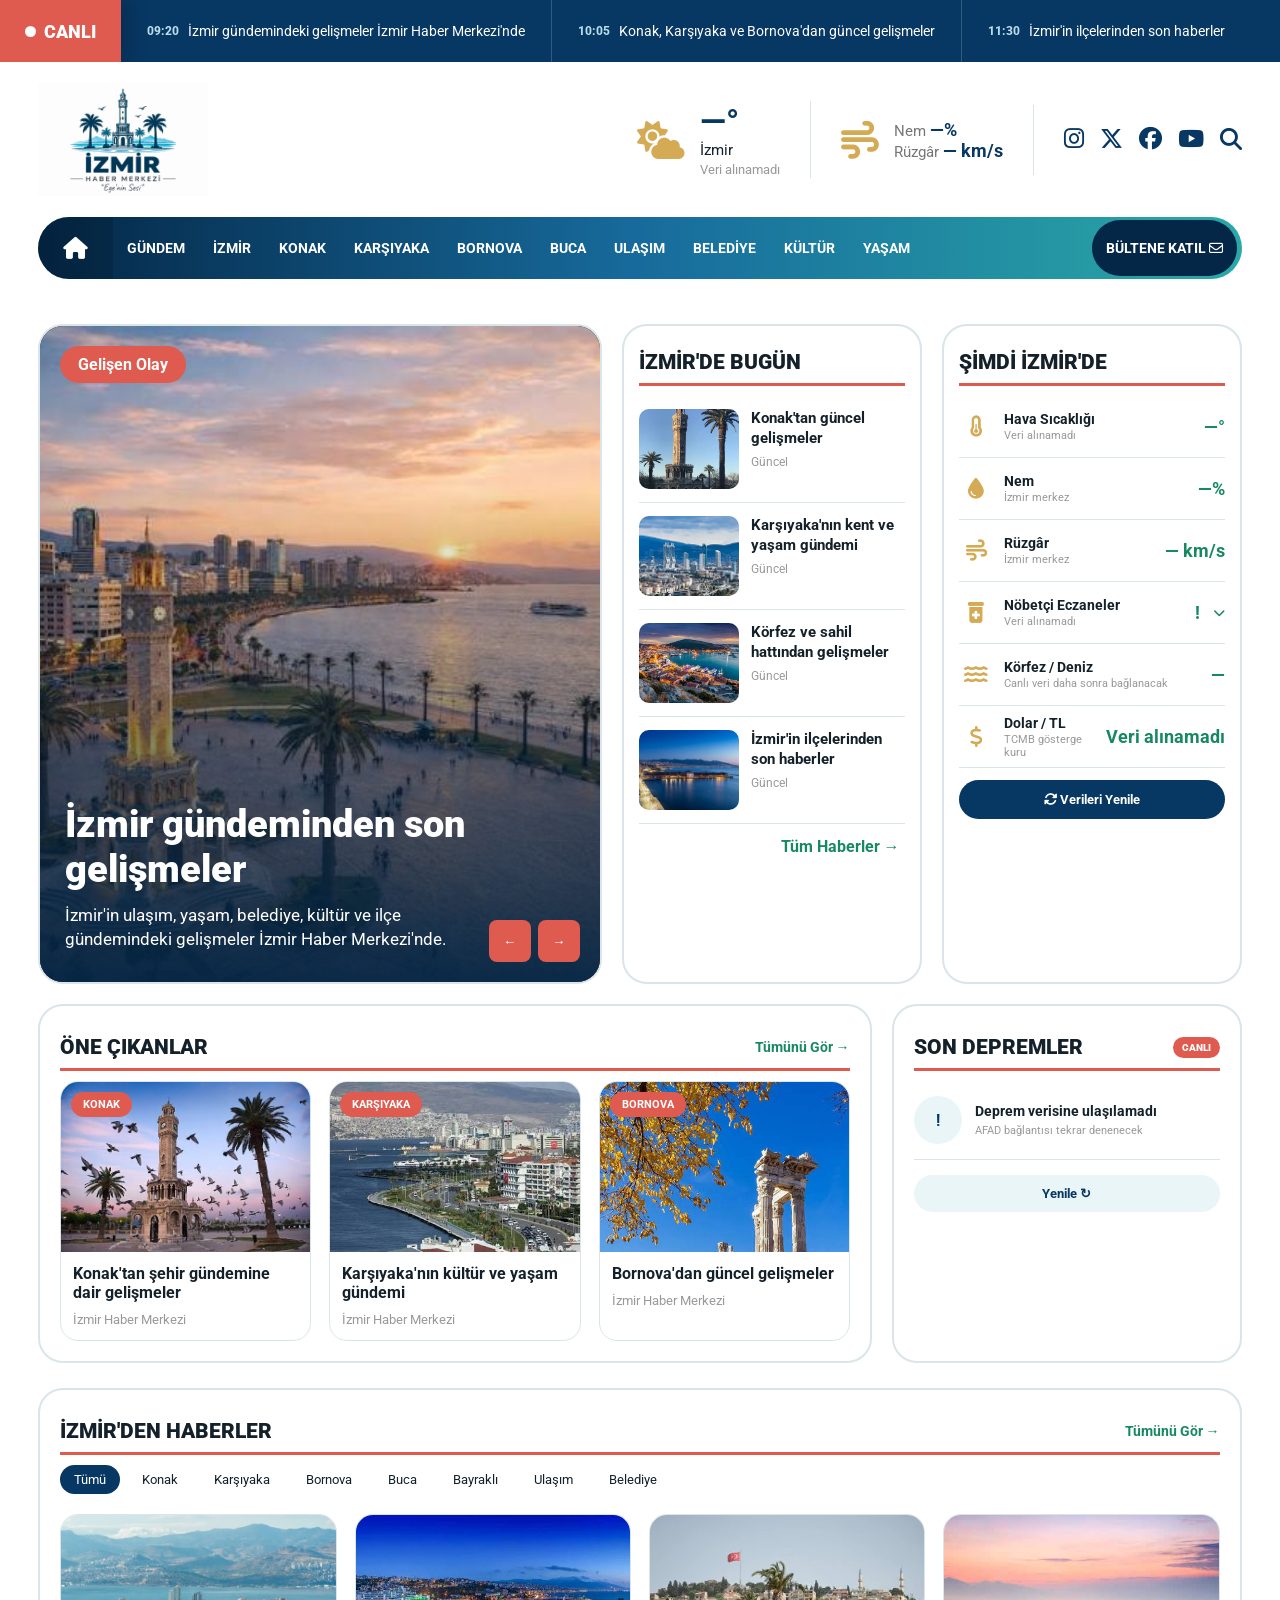
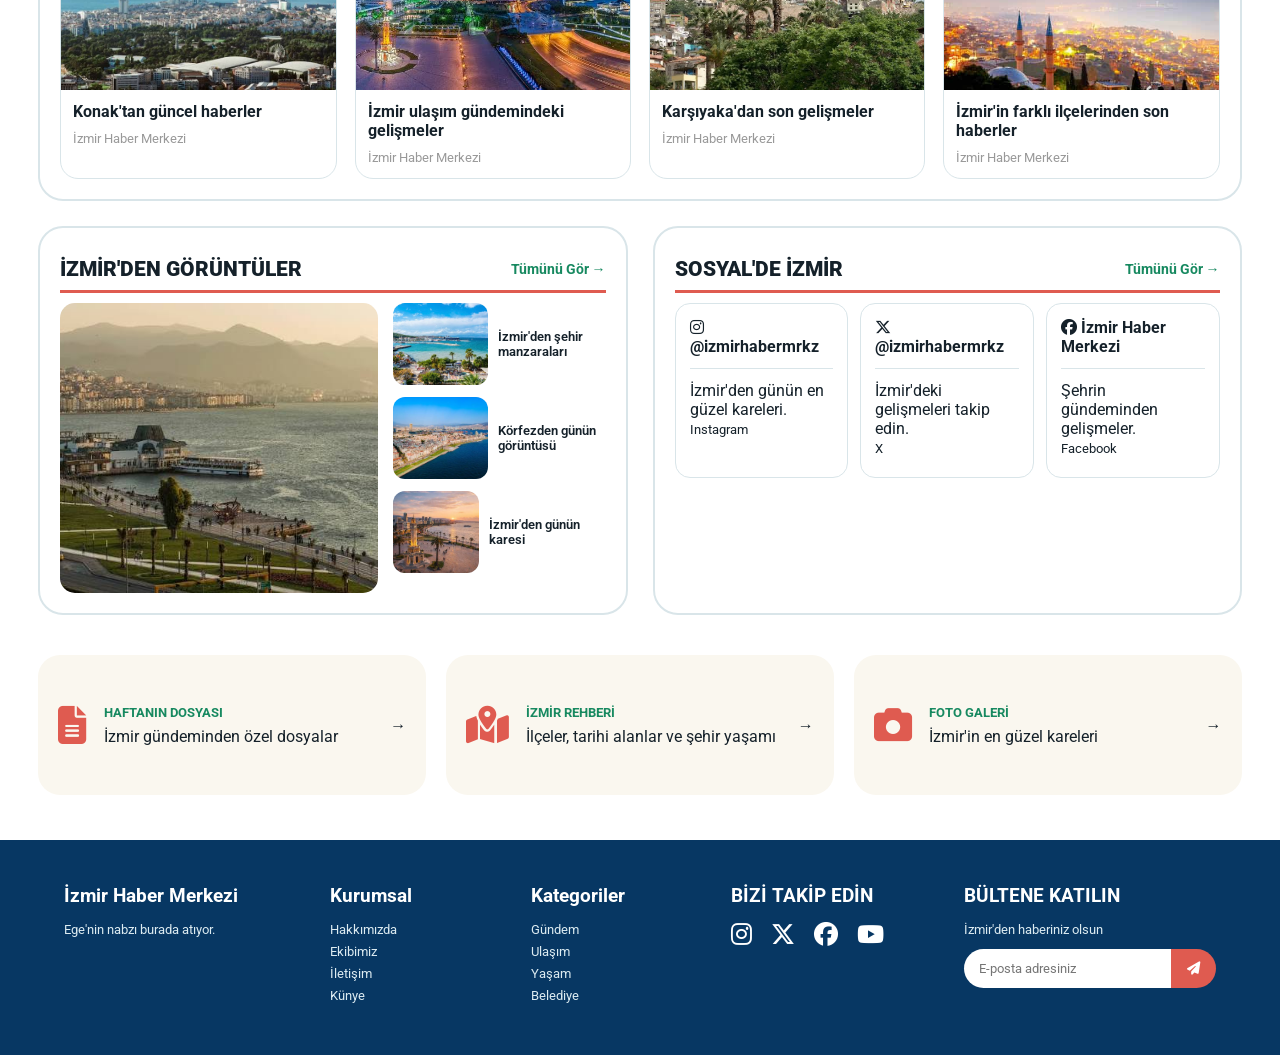
<file: izmir/index.html>
<!DOCTYPE html>
<html lang="tr">

<head>
    <meta charset="UTF-8">

    <meta
        name="viewport"
        content="width=device-width, initial-scale=1.0"
    >

    <meta
        name="description"
        content="İzmir Haber Merkezi - İzmir'den gündem, ulaşım, yaşam, kültür ve ilçe haberleri."
    >

    <title>İzmir Haber Merkezi</title>

    <link
        rel="stylesheet"
        href="./style.css"
    >

    <link
        rel="preconnect"
        href="https://fonts.googleapis.com"
    >

    <link
        rel="preconnect"
        href="https://fonts.gstatic.com"
        crossorigin
    >

    <link
        href="https://fonts.googleapis.com/css2?family=Roboto:wght@400;500;600;700;900&display=swap"
        rel="stylesheet"
    >

    <link
        rel="stylesheet"
        href="https://cdnjs.cloudflare.com/ajax/libs/font-awesome/6.5.2/css/all.min.css"
    >
</head>


<body>


<!-- ==================================================
     CANLI HABER ŞERİDİ
================================================== -->

<div class="live-bar">

    <div class="live-label">
        <span class="live-dot"></span>
        CANLI
    </div>


    <div class="ticker-window">

        <div class="ticker-track">


            <div class="ticker-group">

                <div class="breaking">
                    <small>09:20</small>
                    İzmir gündemindeki gelişmeler İzmir Haber Merkezi'nde
                </div>

                <div class="breaking">
                    <small>10:05</small>
                    Konak, Karşıyaka ve Bornova'dan güncel gelişmeler
                </div>

                <div class="breaking">
                    <small>11:30</small>
                    İzmir'in ilçelerinden son haberler
                </div>

                <div class="breaking">
                    <small>12:15</small>
                    Kent yaşamı ve ulaşım gündemi yakından takip ediliyor
                </div>

            </div>


            <div
                class="ticker-group"
                aria-hidden="true"
            >

                <div class="breaking">
                    <small>09:20</small>
                    İzmir gündemindeki gelişmeler İzmir Haber Merkezi'nde
                </div>

                <div class="breaking">
                    <small>10:05</small>
                    Konak, Karşıyaka ve Bornova'dan güncel gelişmeler
                </div>

                <div class="breaking">
                    <small>11:30</small>
                    İzmir'in ilçelerinden son haberler
                </div>

                <div class="breaking">
                    <small>12:15</small>
                    Kent yaşamı ve ulaşım gündemi yakından takip ediliyor
                </div>

            </div>


        </div>

    </div>

</div>


<!-- ==================================================
     HEADER
================================================== -->

<header class="header">

   <a
    href="#"
    class="logo-area logo-image-area"
    aria-label="İzmir Haber Merkezi ana sayfa"
>
    <img
        src="./izmir-logo.png"
        alt="İzmir Haber Merkezi"
        class="site-logo"
    >
</a>


    <div class="header-info">


        <div class="weather">

            <i
                id="header-weather-icon"
                class="fa-solid fa-cloud-sun"
            ></i>


            <div>

                <strong id="header-temperature">
                    —°
                </strong>

                <span>
                    İzmir
                </span>

                <small id="header-weather-text">
                    Hava durumu yükleniyor...
                </small>

            </div>

        </div>


        <div class="sea">

            <i class="fa-solid fa-wind"></i>


            <div>

                <p>
                    Nem

                    <b id="header-humidity">
                        —%
                    </b>
                </p>


                <p>
                    Rüzgâr

                    <b id="header-wind">
                        — km/s
                    </b>
                </p>

            </div>

        </div>


    </div>


    <div class="social-header">

        <a href="#" aria-label="Instagram">
            <i class="fa-brands fa-instagram"></i>
        </a>

        <a href="#" aria-label="X">
            <i class="fa-brands fa-x-twitter"></i>
        </a>

        <a href="#" aria-label="Facebook">
            <i class="fa-brands fa-facebook"></i>
        </a>

        <a href="#" aria-label="YouTube">
            <i class="fa-brands fa-youtube"></i>
        </a>

        <button
            type="button"
            class="search-button"
            aria-label="Haberlerde ara"
        >
            <i class="fa-solid fa-magnifying-glass"></i>
        </button>

    </div>

</header>


<!-- ==================================================
     NAVBAR
================================================== -->

<nav class="navbar">

    <a
        href="#"
        class="home"
        aria-label="Ana Sayfa"
    >
        <i class="fa-solid fa-house"></i>
    </a>

    <a href="#">GÜNDEM</a>
    <a href="#">İZMİR</a>
    <a href="#">KONAK</a>
    <a href="#">KARŞIYAKA</a>
    <a href="#">BORNOVA</a>
    <a href="#">BUCA</a>
    <a href="#">ULAŞIM</a>
    <a href="#">BELEDİYE</a>
    <a href="#">KÜLTÜR</a>
    <a href="#">YAŞAM</a>


    <a
        href="#"
        class="newsletter"
    >
        BÜLTENE KATIL
        <i class="fa-regular fa-envelope"></i>
    </a>

</nav>


<!-- ==================================================
     ANA İÇERİK
================================================== -->

<main class="container">


<section class="top-grid">


    <!-- ANA HABER -->

    <article class="main-news">

        <img
            src="./izmir.jpeg"
            alt="İzmir şehir manzarası"
        >

        <div class="overlay"></div>


        <span class="news-label">
            Gelişen Olay
        </span>


        <div class="main-news-content">

            <h1>
                İzmir gündeminden son gelişmeler
            </h1>

            <p>
                İzmir'in ulaşım, yaşam, belediye,
                kültür ve ilçe gündemindeki gelişmeler
                İzmir Haber Merkezi'nde.
            </p>

        </div>


        <div class="slider-buttons">

            <button
                type="button"
                aria-label="Önceki haber"
            >
                ←
            </button>

            <button
                type="button"
                aria-label="Sonraki haber"
            >
                →
            </button>

        </div>

    </article>


    <!-- ==================================================
         İZMİR'DE BUGÜN
    ================================================== -->

    <section class="today-box">

        <div class="box-title">
            <h2>
                İZMİR'DE BUGÜN
            </h2>
        </div>


        <article class="today-news">

            <img
                src="./izmir1.jpeg"
                alt="Konak"
            >

            <div>

                <h3>
                    Konak'tan güncel gelişmeler
                </h3>

                <small>
                    Güncel
                </small>

            </div>

        </article>


        <article class="today-news">

            <img
                src="./izmir2.jpeg"
                alt="Karşıyaka"
            >

            <div>

                <h3>
                    Karşıyaka'nın kent ve yaşam gündemi
                </h3>

                <small>
                    Güncel
                </small>

            </div>

        </article>


        <article class="today-news">

            <img
                src="./izmir3.jpeg"
                alt="İzmir Körfezi"
            >

            <div>

                <h3>
                    Körfez ve sahil hattından gelişmeler
                </h3>

                <small>
                    Güncel
                </small>

            </div>

        </article>


        <article class="today-news">

            <img
                src="./izmir4.jpeg"
                alt="İzmir"
            >

            <div>

                <h3>
                    İzmir'in ilçelerinden son haberler
                </h3>

                <small>
                    Güncel
                </small>

            </div>

        </article>


        <a
            href="#"
            class="all-news"
        >
            Tüm Haberler →
        </a>

    </section>


    <!-- ==================================================
         ŞİMDİ İZMİR'DE
    ================================================== -->

    <section class="status-box">

        <div class="box-title">
            <h2>
                ŞİMDİ İZMİR'DE
            </h2>
        </div>


        <!-- SICAKLIK -->

        <div class="status-item">

            <i class="fa-solid fa-temperature-half"></i>

            <div>

                <b>
                    Hava Sıcaklığı
                </b>

                <small id="weather-description">
                    Yükleniyor...
                </small>

            </div>

            <strong id="izmir-temperature">
                —°
            </strong>

        </div>


        <!-- NEM -->

        <div class="status-item">

            <i class="fa-solid fa-droplet"></i>

            <div>

                <b>
                    Nem
                </b>

                <small>
                    İzmir merkez
                </small>

            </div>

            <strong id="izmir-humidity">
                —%
            </strong>

        </div>


        <!-- RÜZGÂR -->

        <div class="status-item">

            <i class="fa-solid fa-wind"></i>

            <div>

                <b>
                    Rüzgâr
                </b>

                <small>
                    İzmir merkez
                </small>

            </div>

            <strong id="izmir-wind">
                — km/s
            </strong>

        </div>


        <!-- ECZANELER -->

        <button
            type="button"
            class="status-item status-action"
            id="pharmacy-toggle"
            aria-expanded="false"
        >

            <i class="fa-solid fa-prescription-bottle-medical"></i>


            <div>

                <b>
                    Nöbetçi Eczaneler
                </b>

                <small id="pharmacy-subtitle">
                    İzmir verisi yükleniyor...
                </small>

            </div>


            <strong id="pharmacy-count">
                —
            </strong>


            <i class="fa-solid fa-chevron-down status-arrow"></i>

        </button>


        <!-- KÖRFEZ -->

        <div class="status-item">

            <i class="fa-solid fa-water"></i>

            <div>

                <b>
                    Körfez / Deniz
                </b>

                <small>
                    Canlı veri daha sonra bağlanacak
                </small>

            </div>

            <strong>
                —
            </strong>

        </div>


        <!-- DOLAR -->

        <div class="status-item">

            <i class="fa-solid fa-dollar-sign"></i>

            <div>

                <b>
                    Dolar / TL
                </b>

                <small>
                    TCMB gösterge kuru
                </small>

            </div>

            <strong id="usd-try">
                — ₺
            </strong>

        </div>


        <button
            type="button"
            class="data-button"
            id="refresh-all-data"
        >

            <i class="fa-solid fa-rotate"></i>

            Verileri Yenile

        </button>


    </section>


</section>


<!-- ==================================================
     ECZANE PANELİ
================================================== -->

<section
    class="pharmacy-panel"
    id="pharmacy-panel"
    hidden
>

    <div class="pharmacy-panel-header">

        <div>

            <span class="mini-title">
                CANLI VERİ
            </span>

            <h2>
                İzmir Nöbetçi Eczaneleri
            </h2>

            <p id="pharmacy-panel-description">
                Bugün açık nöbetçi eczaneler yükleniyor...
            </p>

        </div>


        <button
            type="button"
            class="pharmacy-close"
            id="pharmacy-close"
            aria-label="Eczane listesini kapat"
        >

            <i class="fa-solid fa-xmark"></i>

        </button>

    </div>


    <div
        class="pharmacy-list"
        id="pharmacy-list"
    >

        <div class="loading-card">

            <i class="fa-solid fa-spinner fa-spin"></i>

            Eczaneler yükleniyor...

        </div>

    </div>


    <div class="pharmacy-source">

        Veri:

        <a
            href="https://eczaneadresi.com/"
            target="_blank"
            rel="noopener noreferrer"
        >
            Eczane Adresi
        </a>

        <span>
            • Yola çıkmadan önce telefonla teyit etmeniz önerilir.
        </span>

    </div>

</section>


<!-- ==================================================
     ÖNE ÇIKANLAR + DEPREM
================================================== -->

<section class="featured-row">


    <section class="featured-section">

        <div class="section-title">

            <h2>
                ÖNE ÇIKANLAR
            </h2>

            <a href="#">
                Tümünü Gör →
            </a>

        </div>


        <div class="featured-grid">


            <article class="featured-card">

                <div class="image-wrapper">

                    <img
                        src="./izmir5.jpeg"
                        alt="Konak"
                    >

                    <span>
                        KONAK
                    </span>

                </div>

                <h3>
                    Konak'tan şehir gündemine dair gelişmeler
                </h3>

                <small>
                    İzmir Haber Merkezi
                </small>

            </article>


            <article class="featured-card">

                <div class="image-wrapper">

                    <img
                        src="./izmir6.jpeg"
                        alt="Karşıyaka"
                    >

                    <span>
                        KARŞIYAKA
                    </span>

                </div>

                <h3>
                    Karşıyaka'nın kültür ve yaşam gündemi
                </h3>

                <small>
                    İzmir Haber Merkezi
                </small>

            </article>


            <article class="featured-card">

                <div class="image-wrapper">

                    <img
                        src="./izmir7.jpeg"
                        alt="Bornova"
                    >

                    <span>
                        BORNOVA
                    </span>

                </div>

                <h3>
                    Bornova'dan güncel gelişmeler
                </h3>

                <small>
                    İzmir Haber Merkezi
                </small>

            </article>


        </div>

    </section>


    <!-- DEPREMLER -->

    <aside class="earthquake">

        <div class="section-title">

            <h2>
                SON DEPREMLER
            </h2>

            <span class="live-data-badge">
                CANLI
            </span>

        </div>


        <div id="earthquake-list">

            <div class="quake">

                <strong>
                    —
                </strong>

                <div>

                    <b>
                        Deprem verileri yükleniyor...
                    </b>

                    <small>
                        AFAD
                    </small>

                </div>

            </div>

        </div>


        <button
            type="button"
            id="refresh-earthquakes"
        >
            Yenile ↻
        </button>

    </aside>


</section>


<!-- ==================================================
     İZMİR'DEN HABERLER
================================================== -->

<section class="news-section">

    <div class="section-title">

        <h2>
            İZMİR'DEN HABERLER
        </h2>

        <a href="#">
            Tümünü Gör →
        </a>

    </div>


    <div class="categories">

        <a
            href="#"
            class="active"
        >
            Tümü
        </a>

        <a href="#">Konak</a>

        <a href="#">Karşıyaka</a>

        <a href="#">Bornova</a>

        <a href="#">Buca</a>

        <a href="#">Bayraklı</a>

        <a href="#">Ulaşım</a>

        <a href="#">Belediye</a>

    </div>


    <div class="news-grid">


        <article class="news-card">

            <img
                src="./izmir8.jpeg"
                alt="Konak"
            >

            <h3>
                Konak'tan güncel haberler
            </h3>

            <small>
                İzmir Haber Merkezi
            </small>

        </article>


        <article class="news-card">

            <img
                src="./izmir9.jpeg"
                alt="İzmir ulaşım"
            >

            <h3>
                İzmir ulaşım gündemindeki gelişmeler
            </h3>

            <small>
                İzmir Haber Merkezi
            </small>

        </article>


        <article class="news-card">

            <img
                src="./izmir10.jpeg"
                alt="Karşıyaka"
            >

            <h3>
                Karşıyaka'dan son gelişmeler
            </h3>

            <small>
                İzmir Haber Merkezi
            </small>

        </article>


        <article class="news-card">

            <img
                src="./izmir11.jpeg"
                alt="İzmir"
            >

            <h3>
                İzmir'in farklı ilçelerinden son haberler
            </h3>

            <small>
                İzmir Haber Merkezi
            </small>

        </article>


    </div>

</section>


<!-- ==================================================
     GALERİ + SOSYAL
================================================== -->

<section class="middle-grid">


    <section class="gallery">

        <div class="section-title">

            <h2>
                İZMİR'DEN GÖRÜNTÜLER
            </h2>

            <a href="#">
                Tümünü Gör →
            </a>

        </div>


        <div class="gallery-content">

            <img
                class="big-image"
                src="./izmir12.jpeg"
                alt="İzmir manzarası"
            >


            <div class="small-images">


                <div>

                    <img
                        src="./izmir13.jpeg"
                        alt="İzmir"
                    >

                    <span>
                        İzmir'den şehir manzaraları
                    </span>

                </div>


                <div>

                    <img
                        src="./izmir14.jpeg"
                        alt="İzmir Körfezi"
                    >

                    <span>
                        Körfezden günün görüntüsü
                    </span>

                </div>


                <div>

                    <img
                        src="./izmir.jpeg"
                        alt="İzmir genel görünüm"
                    >

                    <span>
                        İzmir'den günün karesi
                    </span>

                </div>


            </div>

        </div>

    </section>


    <section class="social">

        <div class="section-title">

            <h2>
                SOSYAL'DE İZMİR
            </h2>

            <a href="#">
                Tümünü Gör →
            </a>

        </div>


        <div class="social-grid">


            <article>

                <b>
                    <i class="fa-brands fa-instagram"></i>
                    @izmirhabermrkz
                </b>

                <hr>

                <p>
                    İzmir'den günün en güzel kareleri.
                </p>

                <small>
                    Instagram
                </small>

            </article>


            <article>

                <b>
                    <i class="fa-brands fa-x-twitter"></i>
                    @izmirhabermrkz
                </b>

                <hr>

                <p>
                    İzmir'deki gelişmeleri takip edin.
                </p>

                <small>
                    X
                </small>

            </article>


            <article>

                <b>
                    <i class="fa-brands fa-facebook"></i>
                    İzmir Haber Merkezi
                </b>

                <hr>

                <p>
                    Şehrin gündeminden gelişmeler.
                </p>

                <small>
                    Facebook
                </small>

            </article>


        </div>

    </section>


</section>


<!-- ==================================================
     PROMO
================================================== -->

<section class="promo-grid">


    <a
        href="#"
        class="promo-card"
    >

        <i class="fa-solid fa-file-lines"></i>

        <div>

            <h3>
                HAFTANIN DOSYASI
            </h3>

            <p>
                İzmir gündeminden özel dosyalar
            </p>

        </div>

        <span>
            →
        </span>

    </a>


    <a
        href="#"
        class="promo-card"
    >

        <i class="fa-solid fa-map-location-dot"></i>

        <div>

            <h3>
                İZMİR REHBERİ
            </h3>

            <p>
                İlçeler, tarihi alanlar ve şehir yaşamı
            </p>

        </div>

        <span>
            →
        </span>

    </a>


    <a
        href="#"
        class="promo-card"
    >

        <i class="fa-solid fa-camera"></i>

        <div>

            <h3>
                FOTO GALERİ
            </h3>

            <p>
                İzmir'in en güzel kareleri
            </p>

        </div>

        <span>
            →
        </span>

    </a>


</section>


</main>


<!-- ==================================================
     FOOTER
================================================== -->

<footer>


    <div class="footer-brand">

        <h3>
            İzmir Haber Merkezi
        </h3>

        <p>
            Ege'nin nabzı burada atıyor.
        </p>

    </div>


    <div>

        <h3>
            Kurumsal
        </h3>

        <a href="#">Hakkımızda</a>
        <a href="#">Ekibimiz</a>
        <a href="#">İletişim</a>
        <a href="#">Künye</a>

    </div>


    <div>

        <h3>
            Kategoriler
        </h3>

        <a href="#">Gündem</a>
        <a href="#">Ulaşım</a>
        <a href="#">Yaşam</a>
        <a href="#">Belediye</a>

    </div>


    <div class="footer-social">

        <h3>
            BİZİ TAKİP EDİN
        </h3>

        <div>

            <i class="fa-brands fa-instagram"></i>
            <i class="fa-brands fa-x-twitter"></i>
            <i class="fa-brands fa-facebook"></i>
            <i class="fa-brands fa-youtube"></i>

        </div>

    </div>


    <div class="subscribe">

        <h3>
            BÜLTENE KATILIN
        </h3>

        <p>
            İzmir'den haberiniz olsun
        </p>


        <div class="subscribe-form">

            <input
                type="email"
                placeholder="E-posta adresiniz"
                aria-label="E-posta adresiniz"
            >

            <button
                type="button"
                aria-label="Bültene katıl"
            >

                <i class="fa-solid fa-paper-plane"></i>

            </button>

        </div>

    </div>


</footer>


<script src="./script.js"></script>


</body>

</html>
</file>
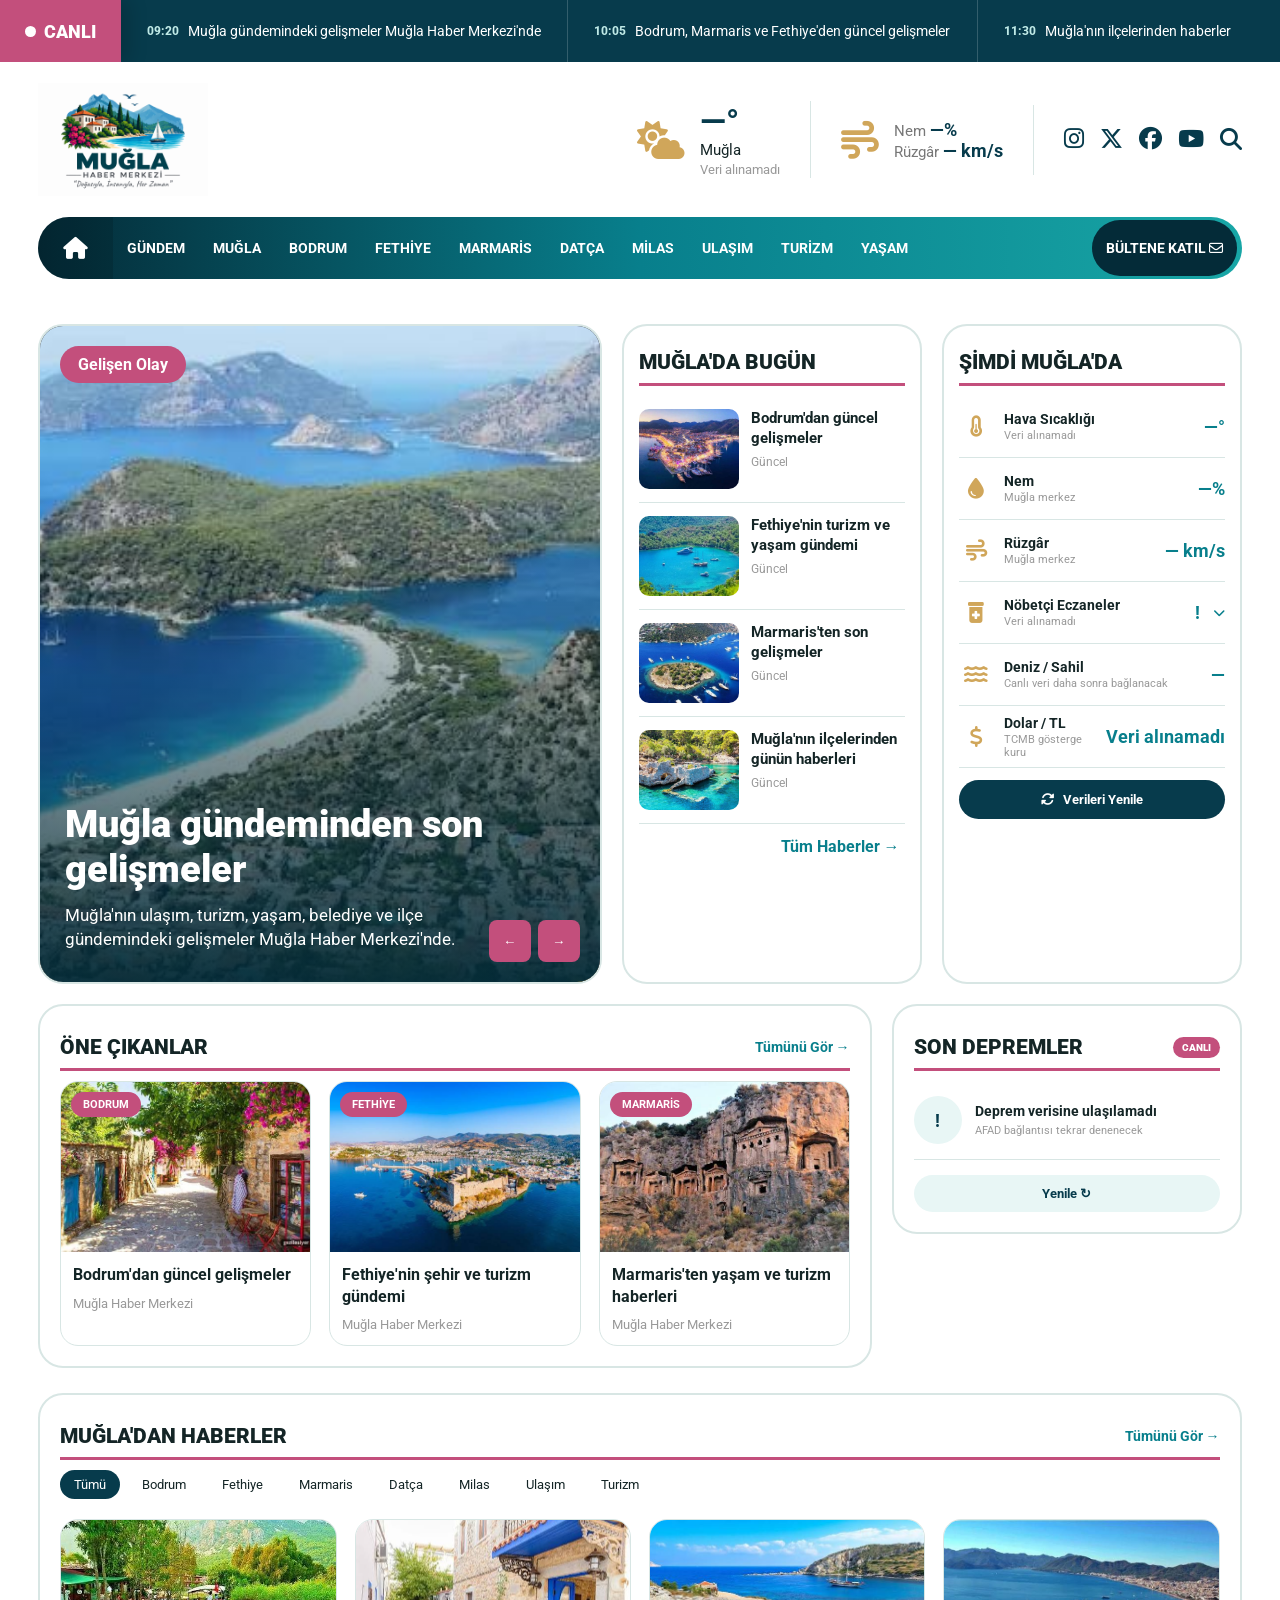
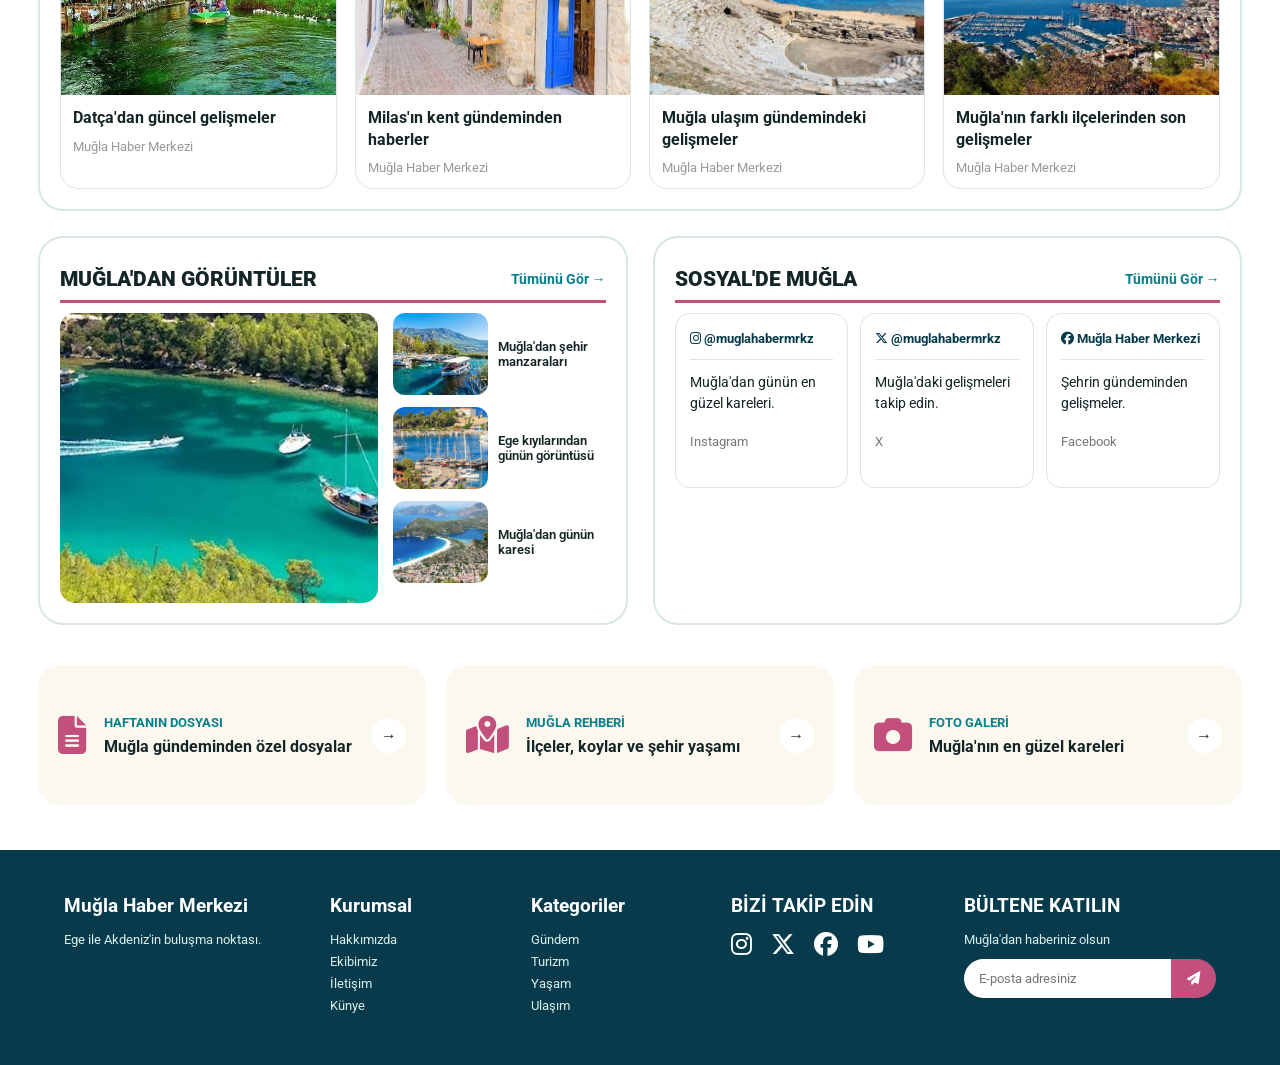
<file: mugla/index.html>
<!DOCTYPE html>
<html lang="tr">

<head>

    <meta charset="UTF-8">

    <meta
        name="viewport"
        content="width=device-width, initial-scale=1.0"
    >

    <meta
        name="description"
        content="Muğla Haber Merkezi - Muğla, Bodrum, Fethiye, Marmaris, Datça ve Milas'tan güncel haberler."
    >

    <title>Muğla Haber Merkezi</title>

    <link
        rel="stylesheet"
        href="./style.css"
    >

    <link
        rel="preconnect"
        href="https://fonts.googleapis.com"
    >

    <link
        rel="preconnect"
        href="https://fonts.gstatic.com"
        crossorigin
    >

    <link
        href="https://fonts.googleapis.com/css2?family=Roboto:wght@400;500;600;700;900&display=swap"
        rel="stylesheet"
    >

    <link
        rel="stylesheet"
        href="https://cdnjs.cloudflare.com/ajax/libs/font-awesome/6.5.2/css/all.min.css"
    >

</head>


<body>


<!-- ==================================================
     CANLI HABER ŞERİDİ
================================================== -->

<div class="live-bar">

    <div class="live-label">

        <span class="live-dot"></span>

        CANLI

    </div>


    <div class="ticker-window">

        <div class="ticker-track">


            <div class="ticker-group">

                <div class="breaking">

                    <small>09:20</small>

                    Muğla gündemindeki gelişmeler Muğla Haber Merkezi'nde

                </div>


                <div class="breaking">

                    <small>10:05</small>

                    Bodrum, Marmaris ve Fethiye'den güncel gelişmeler

                </div>


                <div class="breaking">

                    <small>11:30</small>

                    Muğla'nın ilçelerinden haberler

                </div>


                <div class="breaking">

                    <small>12:15</small>

                    Ege ve Akdeniz kıyılarındaki gelişmeler yakından takip ediliyor

                </div>

            </div>


            <div
                class="ticker-group"
                aria-hidden="true"
            >

                <div class="breaking">

                    <small>09:20</small>

                    Muğla gündemindeki gelişmeler Muğla Haber Merkezi'nde

                </div>


                <div class="breaking">

                    <small>10:05</small>

                    Bodrum, Marmaris ve Fethiye'den güncel gelişmeler

                </div>


                <div class="breaking">

                    <small>11:30</small>

                    Muğla'nın ilçelerinden haberler

                </div>


                <div class="breaking">

                    <small>12:15</small>

                    Ege ve Akdeniz kıyılarındaki gelişmeler yakından takip ediliyor

                </div>

            </div>


        </div>

    </div>

</div>


<!-- ==================================================
     HEADER
================================================== -->

<header class="header">


   <a
    href="#"
    class="logo-area logo-image-area"
    aria-label="Muğla Haber Merkezi ana sayfa"
>
    <img
        src="./mugla-logo.png"
        alt="Muğla Haber Merkezi"
        class="site-logo"
    >
</a>


    <div class="header-info">


        <div class="weather">

            <i
                id="header-weather-icon"
                class="fa-solid fa-cloud-sun"
            ></i>


            <div>

                <strong id="header-temperature">
                    —°
                </strong>

                <span>
                    Muğla
                </span>

                <small id="header-weather-text">
                    Hava durumu yükleniyor...
                </small>

            </div>

        </div>


        <div class="sea">

            <i class="fa-solid fa-wind"></i>


            <div>

                <p>

                    Nem

                    <b id="header-humidity">
                        —%
                    </b>

                </p>


                <p>

                    Rüzgâr

                    <b id="header-wind">
                        — km/s
                    </b>

                </p>

            </div>

        </div>


    </div>


    <div class="social-header">

        <a href="#" aria-label="Instagram">
            <i class="fa-brands fa-instagram"></i>
        </a>

        <a href="#" aria-label="X">
            <i class="fa-brands fa-x-twitter"></i>
        </a>

        <a href="#" aria-label="Facebook">
            <i class="fa-brands fa-facebook"></i>
        </a>

        <a href="#" aria-label="YouTube">
            <i class="fa-brands fa-youtube"></i>
        </a>


        <button
            type="button"
            class="search-button"
            aria-label="Haberlerde ara"
        >

            <i class="fa-solid fa-magnifying-glass"></i>

        </button>

    </div>


</header>


<!-- ==================================================
     NAVBAR
================================================== -->

<nav class="navbar">

    <a
        href="#"
        class="home"
        aria-label="Ana Sayfa"
    >

        <i class="fa-solid fa-house"></i>

    </a>

    <a href="#">GÜNDEM</a>

    <a href="#">MUĞLA</a>

    <a href="#">BODRUM</a>

    <a href="#">FETHİYE</a>

    <a href="#">MARMARİS</a>

    <a href="#">DATÇA</a>

    <a href="#">MİLAS</a>

    <a href="#">ULAŞIM</a>

    <a href="#">TURİZM</a>

    <a href="#">YAŞAM</a>


    <a
        href="#"
        class="newsletter"
    >

        BÜLTENE KATIL

        <i class="fa-regular fa-envelope"></i>

    </a>

</nav>


<main class="container">


<!-- ==================================================
     ÜST BÖLÜM
================================================== -->

<section class="top-grid">


    <!-- ANA HABER -->

    <article class="main-news">

        <img
            src="./mugla.jpeg"
            alt="Muğla manzarası"
        >

        <div class="overlay"></div>


        <span class="news-label">

            Gelişen Olay

        </span>


        <div class="main-news-content">

            <h1>

                Muğla gündeminden son gelişmeler

            </h1>


            <p>

                Muğla'nın ulaşım, turizm, yaşam,
                belediye ve ilçe gündemindeki gelişmeler
                Muğla Haber Merkezi'nde.

            </p>

        </div>


        <div class="slider-buttons">

            <button
                type="button"
                aria-label="Önceki haber"
            >
                ←
            </button>


            <button
                type="button"
                aria-label="Sonraki haber"
            >
                →
            </button>

        </div>

    </article>


    <!-- MUĞLA'DA BUGÜN -->

    <section class="today-box">

        <div class="box-title">

            <h2>
                MUĞLA'DA BUGÜN
            </h2>

        </div>


        <article class="today-news">

            <img
                src="./mugla1.jpeg"
                alt="Bodrum"
            >

            <div>

                <h3>
                    Bodrum'dan güncel gelişmeler
                </h3>

                <small>
                    Güncel
                </small>

            </div>

        </article>


        <article class="today-news">

            <img
                src="./mugla2.jpeg"
                alt="Fethiye"
            >

            <div>

                <h3>
                    Fethiye'nin turizm ve yaşam gündemi
                </h3>

                <small>
                    Güncel
                </small>

            </div>

        </article>


        <article class="today-news">

            <img
                src="./mugla3.jpeg"
                alt="Marmaris"
            >

            <div>

                <h3>
                    Marmaris'ten son gelişmeler
                </h3>

                <small>
                    Güncel
                </small>

            </div>

        </article>


        <article class="today-news">

            <img
                src="./mugla4.jpeg"
                alt="Muğla"
            >

            <div>

                <h3>
                    Muğla'nın ilçelerinden günün haberleri
                </h3>

                <small>
                    Güncel
                </small>

            </div>

        </article>


        <a
            href="#"
            class="all-news"
        >

            Tüm Haberler →

        </a>

    </section>


    <!-- ŞİMDİ MUĞLA'DA -->

    <section class="status-box">

        <div class="box-title">

            <h2>
                ŞİMDİ MUĞLA'DA
            </h2>

        </div>


        <!-- SICAKLIK -->

        <div class="status-item">

            <i class="fa-solid fa-temperature-half"></i>

            <div>

                <b>
                    Hava Sıcaklığı
                </b>

                <small id="weather-description">
                    Yükleniyor...
                </small>

            </div>

            <strong id="mugla-temperature">
                —°
            </strong>

        </div>


        <!-- NEM -->

        <div class="status-item">

            <i class="fa-solid fa-droplet"></i>

            <div>

                <b>
                    Nem
                </b>

                <small>
                    Muğla merkez
                </small>

            </div>

            <strong id="mugla-humidity">
                —%
            </strong>

        </div>


        <!-- RÜZGÂR -->

        <div class="status-item">

            <i class="fa-solid fa-wind"></i>

            <div>

                <b>
                    Rüzgâr
                </b>

                <small>
                    Muğla merkez
                </small>

            </div>

            <strong id="mugla-wind">
                — km/s
            </strong>

        </div>


        <!-- ECZANE -->

        <button
            type="button"
            class="status-item status-action"
            id="pharmacy-toggle"
            aria-expanded="false"
        >

            <i class="fa-solid fa-prescription-bottle-medical"></i>


            <div>

                <b>
                    Nöbetçi Eczaneler
                </b>

                <small id="pharmacy-subtitle">
                    Muğla verisi yükleniyor...
                </small>

            </div>


            <strong id="pharmacy-count">
                —
            </strong>


            <i class="fa-solid fa-chevron-down status-arrow"></i>

        </button>


        <!-- DENİZ -->

        <div class="status-item">

            <i class="fa-solid fa-water"></i>

            <div>

                <b>
                    Deniz / Sahil
                </b>

                <small>
                    Canlı veri daha sonra bağlanacak
                </small>

            </div>

            <strong>
                —
            </strong>

        </div>


        <!-- DOLAR -->

        <div class="status-item">

            <i class="fa-solid fa-dollar-sign"></i>

            <div>

                <b>
                    Dolar / TL
                </b>

                <small>
                    TCMB gösterge kuru
                </small>

            </div>

            <strong id="usd-try">
                — ₺
            </strong>

        </div>


        <button
            type="button"
            class="data-button"
            id="refresh-all-data"
        >

            <i class="fa-solid fa-rotate"></i>

            Verileri Yenile

        </button>

    </section>


</section>


<!-- ==================================================
     NÖBETÇİ ECZANE PANELİ
================================================== -->

<section
    class="pharmacy-panel"
    id="pharmacy-panel"
    hidden
>

    <div class="pharmacy-panel-header">

        <div>

            <span class="mini-title">
                CANLI VERİ
            </span>

            <h2>
                Muğla Nöbetçi Eczaneleri
            </h2>

            <p id="pharmacy-panel-description">

                Bugün açık nöbetçi eczaneler yükleniyor...

            </p>

        </div>


        <button
            type="button"
            class="pharmacy-close"
            id="pharmacy-close"
            aria-label="Eczane listesini kapat"
        >

            <i class="fa-solid fa-xmark"></i>

        </button>

    </div>


    <div
        class="pharmacy-list"
        id="pharmacy-list"
    >

        <div class="loading-card">

            <i class="fa-solid fa-spinner fa-spin"></i>

            Eczaneler yükleniyor...

        </div>

    </div>


    <div class="pharmacy-source">

        Veri:

        <a
            href="https://eczaneadresi.com/"
            target="_blank"
            rel="noopener noreferrer"
        >
            Eczane Adresi
        </a>

        <span>
            • Yola çıkmadan önce eczaneyi telefonla teyit etmeniz önerilir.
        </span>

    </div>

</section>


<!-- ==================================================
     ÖNE ÇIKANLAR + DEPREM
================================================== -->

<section class="featured-row">


    <section class="featured-section">

        <div class="section-title">

            <h2>
                ÖNE ÇIKANLAR
            </h2>

            <a href="#">
                Tümünü Gör →
            </a>

        </div>


        <div class="featured-grid">


            <article class="featured-card">

                <div class="image-wrapper">

                    <img
                        src="./mugla5.jpeg"
                        alt="Bodrum"
                    >

                    <span>
                        BODRUM
                    </span>

                </div>

                <h3>
                    Bodrum'dan güncel gelişmeler
                </h3>

                <small>
                    Muğla Haber Merkezi
                </small>

            </article>


            <article class="featured-card">

                <div class="image-wrapper">

                    <img
                        src="./mugla6.jpeg"
                        alt="Fethiye"
                    >

                    <span>
                        FETHİYE
                    </span>

                </div>

                <h3>
                    Fethiye'nin şehir ve turizm gündemi
                </h3>

                <small>
                    Muğla Haber Merkezi
                </small>

            </article>


            <article class="featured-card">

                <div class="image-wrapper">

                    <img
                        src="./mugla7.jpeg"
                        alt="Marmaris"
                    >

                    <span>
                        MARMARİS
                    </span>

                </div>

                <h3>
                    Marmaris'ten yaşam ve turizm haberleri
                </h3>

                <small>
                    Muğla Haber Merkezi
                </small>

            </article>


        </div>

    </section>


    <!-- DEPREMLER -->

    <aside class="earthquake">

        <div class="section-title">

            <h2>
                SON DEPREMLER
            </h2>

            <span class="live-data-badge">
                CANLI
            </span>

        </div>


        <div id="earthquake-list">

            <div class="quake">

                <strong>
                    —
                </strong>

                <div>

                    <b>
                        Deprem verileri yükleniyor...
                    </b>

                    <small>
                        AFAD
                    </small>

                </div>

            </div>

        </div>


        <button
            type="button"
            id="refresh-earthquakes"
        >

            Yenile ↻

        </button>

    </aside>


</section>


<!-- ==================================================
     MUĞLA'DAN HABERLER
================================================== -->

<section class="news-section">

    <div class="section-title">

        <h2>
            MUĞLA'DAN HABERLER
        </h2>

        <a href="#">
            Tümünü Gör →
        </a>

    </div>


    <div class="categories">

        <a href="#" class="active">
            Tümü
        </a>

        <a href="#">
            Bodrum
        </a>

        <a href="#">
            Fethiye
        </a>

        <a href="#">
            Marmaris
        </a>

        <a href="#">
            Datça
        </a>

        <a href="#">
            Milas
        </a>

        <a href="#">
            Ulaşım
        </a>

        <a href="#">
            Turizm
        </a>

    </div>


    <div class="news-grid">


        <article class="news-card">

            <img
                src="./mugla8.jpeg"
                alt="Datça"
            >

            <h3>
                Datça'dan güncel gelişmeler
            </h3>

            <small>
                Muğla Haber Merkezi
            </small>

        </article>


        <article class="news-card">

            <img
                src="./mugla9.jpeg"
                alt="Milas"
            >

            <h3>
                Milas'ın kent gündeminden haberler
            </h3>

            <small>
                Muğla Haber Merkezi
            </small>

        </article>


        <article class="news-card">

            <img
                src="./mugla10.jpeg"
                alt="Muğla ulaşım"
            >

            <h3>
                Muğla ulaşım gündemindeki gelişmeler
            </h3>

            <small>
                Muğla Haber Merkezi
            </small>

        </article>


        <article class="news-card">

            <img
                src="./mugla11.jpeg"
                alt="Muğla"
            >

            <h3>
                Muğla'nın farklı ilçelerinden son gelişmeler
            </h3>

            <small>
                Muğla Haber Merkezi
            </small>

        </article>


    </div>

</section>


<!-- ==================================================
     GALERİ + SOSYAL
================================================== -->

<section class="middle-grid">


    <section class="gallery">

        <div class="section-title">

            <h2>
                MUĞLA'DAN GÖRÜNTÜLER
            </h2>

            <a href="#">
                Tümünü Gör →
            </a>

        </div>


        <div class="gallery-content">

            <img
                class="big-image"
                src="./mugla12.jpeg"
                alt="Muğla manzarası"
            >


            <div class="small-images">

                <div>

                    <img
                        src="./mugla13.jpeg"
                        alt="Muğla"
                    >

                    <span>
                        Muğla'dan şehir manzaraları
                    </span>

                </div>


                <div>

                    <img
                        src="./mugla14.jpeg"
                        alt="Muğla sahili"
                    >

                    <span>
                        Ege kıyılarından günün görüntüsü
                    </span>

                </div>


                <div>

                    <img
                        src="./mugla.jpeg"
                        alt="Muğla genel görünüm"
                    >

                    <span>
                        Muğla'dan günün karesi
                    </span>

                </div>

            </div>

        </div>

    </section>


    <section class="social">

        <div class="section-title">

            <h2>
                SOSYAL'DE MUĞLA
            </h2>

            <a href="#">
                Tümünü Gör →
            </a>

        </div>


        <div class="social-grid">


            <article>

                <b>

                    <i class="fa-brands fa-instagram"></i>

                    @muglahabermrkz

                </b>

                <hr>

                <p>
                    Muğla'dan günün en güzel kareleri.
                </p>

                <small>
                    Instagram
                </small>

            </article>


            <article>

                <b>

                    <i class="fa-brands fa-x-twitter"></i>

                    @muglahabermrkz

                </b>

                <hr>

                <p>
                    Muğla'daki gelişmeleri takip edin.
                </p>

                <small>
                    X
                </small>

            </article>


            <article>

                <b>

                    <i class="fa-brands fa-facebook"></i>

                    Muğla Haber Merkezi

                </b>

                <hr>

                <p>
                    Şehrin gündeminden gelişmeler.
                </p>

                <small>
                    Facebook
                </small>

            </article>


        </div>

    </section>


</section>


<!-- ==================================================
     PROMO
================================================== -->

<section class="promo-grid">


    <a href="#" class="promo-card">

        <i class="fa-solid fa-file-lines"></i>

        <div>

            <h3>
                HAFTANIN DOSYASI
            </h3>

            <p>
                Muğla gündeminden özel dosyalar
            </p>

        </div>

        <span>
            →
        </span>

    </a>


    <a href="#" class="promo-card">

        <i class="fa-solid fa-map-location-dot"></i>

        <div>

            <h3>
                MUĞLA REHBERİ
            </h3>

            <p>
                İlçeler, koylar ve şehir yaşamı
            </p>

        </div>

        <span>
            →
        </span>

    </a>


    <a href="#" class="promo-card">

        <i class="fa-solid fa-camera"></i>

        <div>

            <h3>
                FOTO GALERİ
            </h3>

            <p>
                Muğla'nın en güzel kareleri
            </p>

        </div>

        <span>
            →
        </span>

    </a>


</section>


</main>


<!-- ==================================================
     FOOTER
================================================== -->

<footer>


    <div class="footer-brand">

        <h3>
            Muğla Haber Merkezi
        </h3>

        <p>
            Ege ile Akdeniz'in buluşma noktası.
        </p>

    </div>


    <div>

        <h3>
            Kurumsal
        </h3>

        <a href="#">
            Hakkımızda
        </a>

        <a href="#">
            Ekibimiz
        </a>

        <a href="#">
            İletişim
        </a>

        <a href="#">
            Künye
        </a>

    </div>


    <div>

        <h3>
            Kategoriler
        </h3>

        <a href="#">
            Gündem
        </a>

        <a href="#">
            Turizm
        </a>

        <a href="#">
            Yaşam
        </a>

        <a href="#">
            Ulaşım
        </a>

    </div>


    <div class="footer-social">

        <h3>
            BİZİ TAKİP EDİN
        </h3>

        <div>

            <i class="fa-brands fa-instagram"></i>

            <i class="fa-brands fa-x-twitter"></i>

            <i class="fa-brands fa-facebook"></i>

            <i class="fa-brands fa-youtube"></i>

        </div>

    </div>


    <div class="subscribe">

        <h3>
            BÜLTENE KATILIN
        </h3>

        <p>
            Muğla'dan haberiniz olsun
        </p>


        <div class="subscribe-form">

            <input
                type="email"
                placeholder="E-posta adresiniz"
                aria-label="E-posta adresiniz"
            >

            <button
                type="button"
                aria-label="Bültene katıl"
            >

                <i class="fa-solid fa-paper-plane"></i>

            </button>

        </div>

    </div>


</footer>


<script src="./script.js"></script>


</body>

</html>
</file>
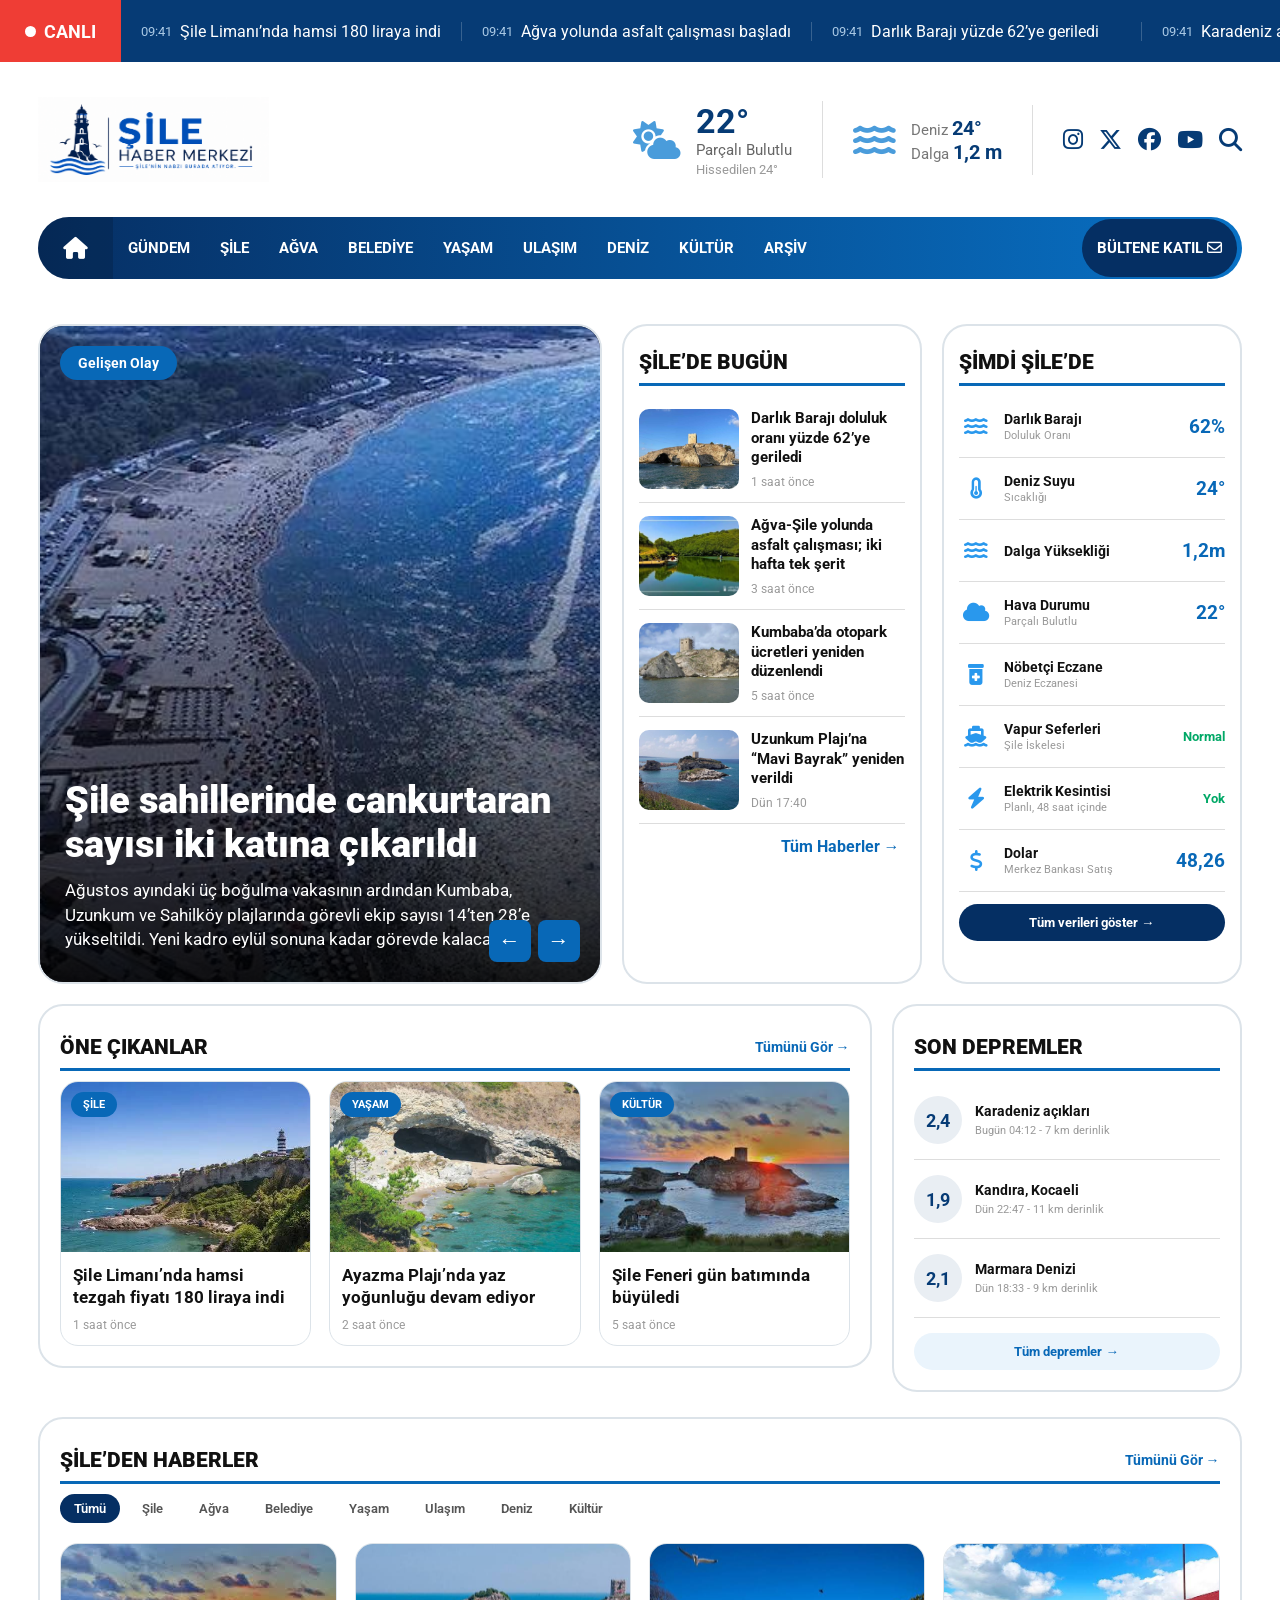
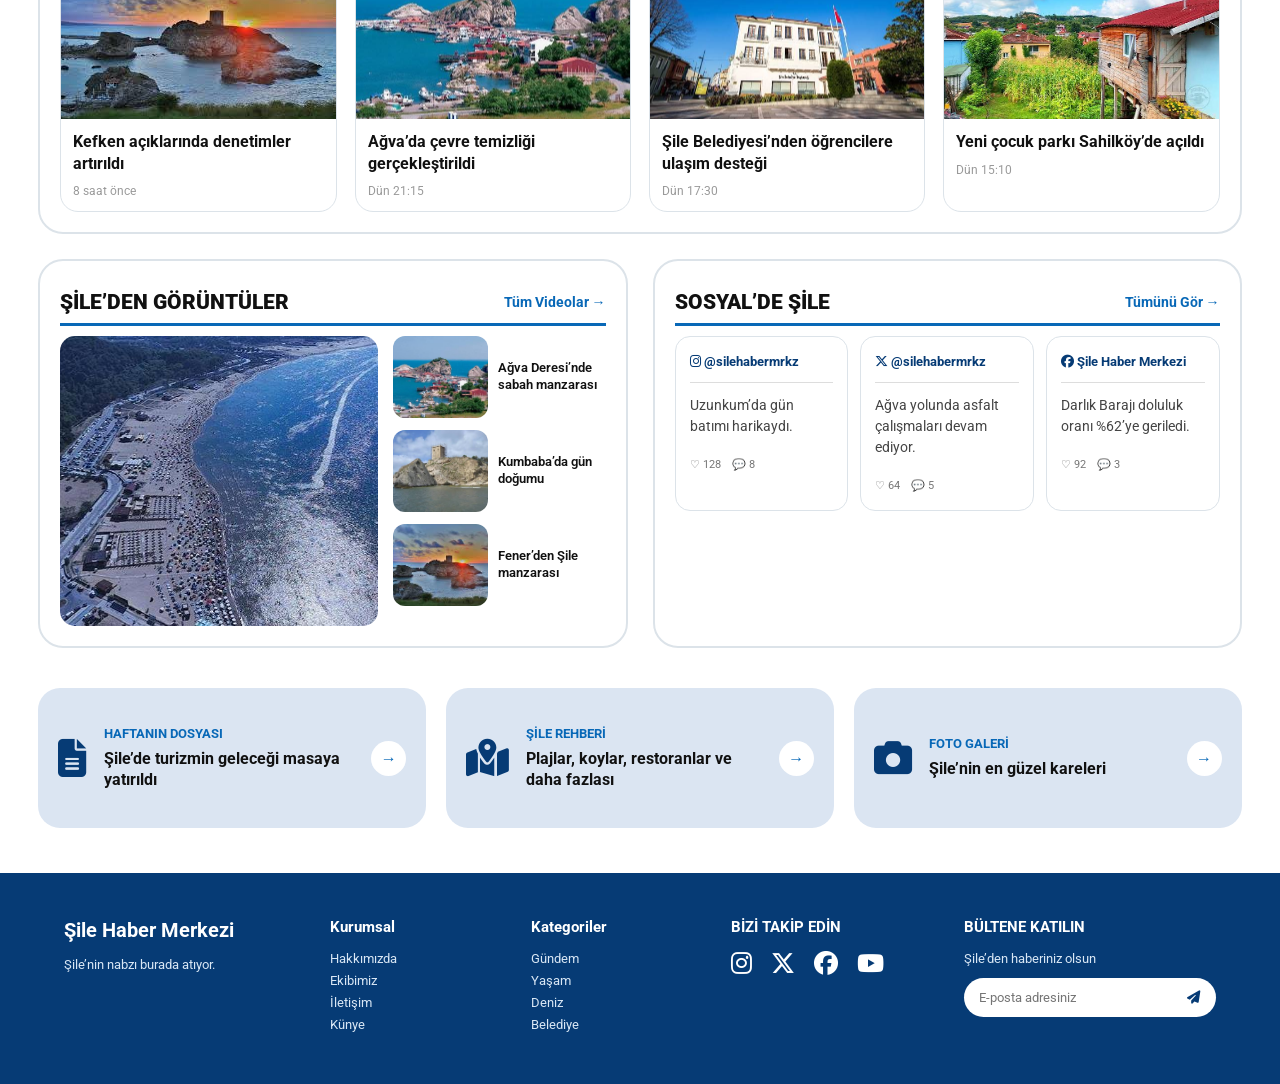
<file: silehaber/index.html>
<!DOCTYPE html>
<html lang="tr">

<head>
    <meta charset="UTF-8">
    <meta name="viewport" content="width=device-width, initial-scale=1.0">

    <title>Şile Haber Merkezi</title>

    <!-- CSS -->
    <link rel="stylesheet" href="style.css">

    <!-- Google Font -->
    <link rel="preconnect" href="https://fonts.googleapis.com">
    <link rel="preconnect" href="https://fonts.gstatic.com" crossorigin>
    <link
        href="https://fonts.googleapis.com/css2?family=Roboto:wght@400;500;700;900&display=swap"
        rel="stylesheet"
    >

    <!-- Font Awesome -->
    <link
        rel="stylesheet"
        href="https://cdnjs.cloudflare.com/ajax/libs/font-awesome/6.5.2/css/all.min.css"
    >
</head>

<body>

    <!-- =========================
         CANLI HABER BANDI
    ========================== -->

    <div class="live-bar">

        <div class="live">
            <span class="live-dot"></span>
            CANLI
        </div>

        <div class="breaking">
            <small>09:41</small>
            Şile Limanı’nda hamsi 180 liraya indi
        </div>

        <div class="breaking">
            <small>09:41</small>
            Ağva yolunda asfalt çalışması başladı
        </div>

        <div class="breaking">
            <small>09:41</small>
            Darlık Barajı yüzde 62’ye geriledi
        </div>

        <div class="breaking">
            <small>09:41</small>
            Karadeniz açıklarında deprem
        </div>

    </div>


    <!-- =========================
         HEADER
    ========================== -->

    <header class="header">

        <!-- LOGO -->
        <div class="logo-area">
            <img
                class="site-logo"
                src="images/silehaber.png"
                alt="Şile Haber Merkezi"
            >
        </div>

        <!-- HAVA / DENİZ -->
        <div class="header-info">

            <div class="weather">

                <i class="fa-solid fa-cloud-sun"></i>

                <div>
                    <strong>22°</strong>
                    <span>Parçalı Bulutlu</span>
                    <small>Hissedilen 24°</small>
                </div>

            </div>

            <div class="sea">

                <i class="fa-solid fa-water"></i>

                <div>
                    <p>Deniz <b>24°</b></p>
                    <p>Dalga <b>1,2 m</b></p>
                </div>

            </div>

        </div>


        <!-- SOSYAL MEDYA -->
        <div class="social-header">

            <i class="fa-brands fa-instagram"></i>
            <i class="fa-brands fa-x-twitter"></i>
            <i class="fa-brands fa-facebook"></i>
            <i class="fa-brands fa-youtube"></i>
            <i class="fa-solid fa-magnifying-glass"></i>

        </div>

    </header>


    <!-- =========================
         NAVIGATION
    ========================== -->

    <nav class="navbar">

        <a href="#" class="home">
            <i class="fa-solid fa-house"></i>
        </a>

        <a href="#">GÜNDEM</a>
        <a href="#">ŞİLE</a>
        <a href="#">AĞVA</a>
        <a href="#">BELEDİYE</a>
        <a href="#">YAŞAM</a>
        <a href="#">ULAŞIM</a>
        <a href="#">DENİZ</a>
        <a href="#">KÜLTÜR</a>
        <a href="#">ARŞİV</a>

        <a href="#" class="newsletter">
            BÜLTENE KATIL
            <i class="fa-regular fa-envelope"></i>
        </a>

    </nav>


    <!-- =========================
         ANA İÇERİK
    ========================== -->

    <main class="container">


        <!-- =========================
             ÜST BÖLÜM
        ========================== -->

        <section class="top-grid">


            <!-- ANA HABER -->

            <article class="main-news">

                <img
                    src="images/sahil.jpeg"
                    alt="Şile sahilleri"
                >

                <div class="overlay"></div>

                <span class="news-label">
                    Gelişen Olay
                </span>

                <div class="main-news-content">

                    <h2>
                        Şile sahillerinde cankurtaran sayısı
                        iki katına çıkarıldı
                    </h2>

                    <p>
                        Ağustos ayındaki üç boğulma vakasının ardından
                        Kumbaba, Uzunkum ve Sahilköy plajlarında görevli
                        ekip sayısı 14’ten 28’e yükseltildi.
                        Yeni kadro eylül sonuna kadar görevde kalacak.
                    </p>

                </div>

                <div class="slider-buttons">

                    <button aria-label="Önceki haber">
                        ←
                    </button>

                    <button aria-label="Sonraki haber">
                        →
                    </button>

                </div>

            </article>


            <!-- =========================
                 ŞİLE'DE BUGÜN
            ========================== -->

            <section class="today-box">

                <div class="box-title">
                    <h2>ŞİLE’DE BUGÜN</h2>
                </div>


                <article class="today-news">

                    <img
                        src="images/baraj.jpeg"
                        alt="Darlık Barajı"
                    >

                    <div>

                        <h3>
                            Darlık Barajı doluluk oranı
                            yüzde 62’ye geriledi
                        </h3>

                        <small>1 saat önce</small>

                    </div>

                </article>


                <article class="today-news">

                    <img
                        src="images/agva.jpeg"
                        alt="Ağva yolu"
                    >

                    <div>

                        <h3>
                            Ağva-Şile yolunda asfalt çalışması;
                            iki hafta tek şerit
                        </h3>

                        <small>3 saat önce</small>

                    </div>

                </article>


                <article class="today-news">

                    <img
                        src="images/kumbaba.jpeg"
                        alt="Kumbaba"
                    >

                    <div>

                        <h3>
                            Kumbaba’da otopark ücretleri
                            yeniden düzenlendi
                        </h3>

                        <small>5 saat önce</small>

                    </div>

                </article>


                <article class="today-news">

                    <img
                        src="images/plaj.jpeg"
                        alt="Uzunkum Plajı"
                    >

                    <div>

                        <h3>
                            Uzunkum Plajı’na “Mavi Bayrak”
                            yeniden verildi
                        </h3>

                        <small>Dün 17:40</small>

                    </div>

                </article>


                <a href="#" class="all-news">
                    Tüm Haberler →
                </a>

            </section>


            <!-- =========================
                 ŞİMDİ ŞİLE'DE
            ========================== -->

            <section class="status-box">

                <div class="box-title">
                    <h2>ŞİMDİ ŞİLE’DE</h2>
                </div>


                <div class="status-item">

                    <i class="fa-solid fa-water"></i>

                    <div>
                        <b>Darlık Barajı</b>
                        <small>Doluluk Oranı</small>
                    </div>

                    <strong>62%</strong>

                </div>


                <div class="status-item">

                    <i class="fa-solid fa-temperature-half"></i>

                    <div>
                        <b>Deniz Suyu</b>
                        <small>Sıcaklığı</small>
                    </div>

                    <strong>24°</strong>

                </div>


                <div class="status-item">

                    <i class="fa-solid fa-water"></i>

                    <div>
                        <b>Dalga Yüksekliği</b>
                    </div>

                    <strong>1,2m</strong>

                </div>


                <div class="status-item">

                    <i class="fa-solid fa-cloud"></i>

                    <div>
                        <b>Hava Durumu</b>
                        <small>Parçalı Bulutlu</small>
                    </div>

                    <strong>22°</strong>

                </div>


                <div class="status-item">

                    <i class="fa-solid fa-prescription-bottle-medical"></i>

                    <div>
                        <b>Nöbetçi Eczane</b>
                        <small>Deniz Eczanesi</small>
                    </div>

                </div>


                <div class="status-item">

                    <i class="fa-solid fa-ship"></i>

                    <div>
                        <b>Vapur Seferleri</b>
                        <small>Şile İskelesi</small>
                    </div>

                    <strong class="green">
                        Normal
                    </strong>

                </div>


                <div class="status-item">

                    <i class="fa-solid fa-bolt"></i>

                    <div>
                        <b>Elektrik Kesintisi</b>
                        <small>Planlı, 48 saat içinde</small>
                    </div>

                    <strong class="green">
                        Yok
                    </strong>

                </div>


                <div class="status-item">

                    <i class="fa-solid fa-dollar-sign"></i>

                    <div>
                        <b>Dolar</b>
                        <small>Merkez Bankası Satış</small>
                    </div>

                    <strong>48,26</strong>

                </div>


                <button class="data-button">
                    Tüm verileri göster →
                </button>

            </section>

        </section>


        <!-- =========================
             ÖNE ÇIKANLAR + SON DEPREMLER
        ========================== -->

        <section class="featured-row">


            <!-- ÖNE ÇIKANLAR -->

            <section class="featured-section">

                <div class="section-title">

                    <h2>ÖNE ÇIKANLAR</h2>

                    <a href="#">
                        Tümünü Gör →
                    </a>

                </div>


                <div class="featured-grid">


                    <article class="featured-card">

                        <div class="image-wrapper">

                            <img
                                src="images/hamsi.jpeg"
                                alt="Şile Limanı"
                            >

                            <span>ŞİLE</span>

                        </div>

                        <h3>
                            Şile Limanı’nda hamsi
                            tezgah fiyatı 180 liraya indi
                        </h3>

                        <small>1 saat önce</small>

                    </article>


                    <article class="featured-card">

                        <div class="image-wrapper">

                            <img
                                src="images/ayazma.jpeg"
                                alt="Ayazma Plajı"
                            >

                            <span>YAŞAM</span>

                        </div>

                        <h3>
                            Ayazma Plajı’nda yaz
                            yoğunluğu devam ediyor
                        </h3>

                        <small>2 saat önce</small>

                    </article>


                    <article class="featured-card">

                        <div class="image-wrapper">

                            <img
                                src="images/fener.jpeg"
                                alt="Şile Feneri"
                            >

                            <span>KÜLTÜR</span>

                        </div>

                        <h3>
                            Şile Feneri gün batımında
                            büyüledi
                        </h3>

                        <small>5 saat önce</small>

                    </article>

                </div>

            </section>


            <!-- =========================
                 SON DEPREMLER
            ========================== -->

            <aside class="earthquake">

                <div class="section-title">
                    <h2>SON DEPREMLER</h2>
                </div>


                <div class="quake">

                    <strong>2,4</strong>

                    <div>

                        <b>Karadeniz açıkları</b>

                        <small>
                            Bugün 04:12 - 7 km derinlik
                        </small>

                    </div>

                </div>


                <div class="quake">

                    <strong>1,9</strong>

                    <div>

                        <b>Kandıra, Kocaeli</b>

                        <small>
                            Dün 22:47 - 11 km derinlik
                        </small>

                    </div>

                </div>


                <div class="quake">

                    <strong>2,1</strong>

                    <div>

                        <b>Marmara Denizi</b>

                        <small>
                            Dün 18:33 - 9 km derinlik
                        </small>

                    </div>

                </div>


                <button>
                    Tüm depremler →
                </button>

            </aside>

        </section>


        <!-- =========================
             ŞİLE'DEN HABERLER
        ========================== -->

        <section class="news-section">

            <div class="section-title">

                <h2>ŞİLE’DEN HABERLER</h2>

                <a href="#">
                    Tümünü Gör →
                </a>

            </div>


            <div class="categories">

                <a href="#" class="active">Tümü</a>
                <a href="#">Şile</a>
                <a href="#">Ağva</a>
                <a href="#">Belediye</a>
                <a href="#">Yaşam</a>
                <a href="#">Ulaşım</a>
                <a href="#">Deniz</a>
                <a href="#">Kültür</a>

            </div>


            <div class="news-grid">


                <article class="news-card">

                    <img
                        src="images/fener.jpeg"
                        alt="Kefken açıkları"
                    >

                    <h3>
                        Kefken açıklarında
                        denetimler artırıldı
                    </h3>

                    <small>8 saat önce</small>

                </article>


                <article class="news-card">

                    <img
                        src="images/agva2.jpeg"
                        alt="Ağva çevre temizliği"
                    >

                    <h3>
                        Ağva’da çevre temizliği
                        gerçekleştirildi
                    </h3>

                    <small>Dün 21:15</small>

                </article>


                <article class="news-card">

                    <img
                        src="images/belediye.jpeg"
                        alt="Şile Belediyesi"
                    >

                    <h3>
                        Şile Belediyesi’nden
                        öğrencilere ulaşım desteği
                    </h3>

                    <small>Dün 17:30</small>

                </article>


                <article class="news-card">

                    <img
                        src="images/park.jpeg"
                        alt="Çocuk parkı"
                    >

                    <h3>
                        Yeni çocuk parkı
                        Sahilköy’de açıldı
                    </h3>

                    <small>Dün 15:10</small>

                </article>

            </div>

        </section>


        <!-- =========================
             GÖRÜNTÜLER + SOSYAL MEDYA
        ========================== -->

        <section class="middle-grid">


            <!-- ŞİLE'DEN GÖRÜNTÜLER -->

            <section class="gallery">

                <div class="section-title">

                    <h2>ŞİLE’DEN GÖRÜNTÜLER</h2>

                    <a href="#">
                        Tüm Videolar →
                    </a>

                </div>


                <div class="gallery-content">

                    <img
                        class="big-image"
                        src="images/sahil.jpeg"
                        alt="Şile sahili"
                    >


                    <div class="small-images">


                        <div>

                            <img
                                src="images/agva2.jpeg"
                                alt="Ağva Deresi"
                            >

                            <span>
                                Ağva Deresi’nde sabah manzarası
                            </span>

                        </div>


                        <div>

                            <img
                                src="images/kumbaba.jpeg"
                                alt="Kumbaba"
                            >

                            <span>
                                Kumbaba’da gün doğumu
                            </span>

                        </div>


                        <div>

                            <img
                                src="images/fener.jpeg"
                                alt="Şile manzarası"
                            >

                            <span>
                                Fener’den Şile manzarası
                            </span>

                        </div>

                    </div>

                </div>

            </section>


            <!-- =========================
                 SOSYAL MEDYA
            ========================== -->

            <section class="social">

                <div class="section-title">

                    <h2>SOSYAL’DE ŞİLE</h2>

                    <a href="#">
                        Tümünü Gör →
                    </a>

                </div>


                <div class="social-grid">


                    <article>

                        <b>
                            <i class="fa-brands fa-instagram"></i>
                            @silehabermrkz
                        </b>

                        <hr>

                        <p>
                            Uzunkum’da gün batımı harikaydı.
                        </p>

                        <small>
                            ♡ 128　💬 8
                        </small>

                    </article>


                    <article>

                        <b>
                            <i class="fa-brands fa-x-twitter"></i>
                            @silehabermrkz
                        </b>

                        <hr>

                        <p>
                            Ağva yolunda asfalt çalışmaları devam ediyor.
                        </p>

                        <small>
                            ♡ 64　💬 5
                        </small>

                    </article>


                    <article>

                        <b>
                            <i class="fa-brands fa-facebook"></i>
                            Şile Haber Merkezi
                        </b>

                        <hr>

                        <p>
                            Darlık Barajı doluluk oranı %62’ye geriledi.
                        </p>

                        <small>
                            ♡ 92　💬 3
                        </small>

                    </article>

                </div>

            </section>

        </section>


        <!-- =========================
             TANITIM KARTLARI
        ========================== -->

        <section class="promo-grid">


            <a href="#" class="promo-card">

                <i class="fa-solid fa-file-lines"></i>

                <div>

                    <h3>HAFTANIN DOSYASI</h3>

                    <p>
                        Şile’de turizmin geleceği masaya yatırıldı
                    </p>

                </div>

                <span>→</span>

            </a>


            <a href="#" class="promo-card">

                <i class="fa-solid fa-map-location-dot"></i>

                <div>

                    <h3>ŞİLE REHBERİ</h3>

                    <p>
                        Plajlar, koylar, restoranlar ve daha fazlası
                    </p>

                </div>

                <span>→</span>

            </a>


            <a href="#" class="promo-card">

                <i class="fa-solid fa-camera"></i>

                <div>

                    <h3>FOTO GALERİ</h3>

                    <p>
                        Şile’nin en güzel kareleri
                    </p>

                </div>

                <span>→</span>

            </a>

        </section>

    </main>


    <!-- =========================
         FOOTER
    ========================== -->

    <footer>


        <div class="footer-brand">

            <h3>Şile Haber Merkezi</h3>

            <p>
                Şile’nin nabzı burada atıyor.
            </p>

        </div>


        <div>

            <h3>Kurumsal</h3>

            <a href="#">Hakkımızda</a>
            <a href="#">Ekibimiz</a>
            <a href="#">İletişim</a>
            <a href="#">Künye</a>

        </div>


        <div>

            <h3>Kategoriler</h3>

            <a href="#">Gündem</a>
            <a href="#">Yaşam</a>
            <a href="#">Deniz</a>
            <a href="#">Belediye</a>

        </div>


        <div class="footer-social">

            <h3>BİZİ TAKİP EDİN</h3>

            <div>

                <i class="fa-brands fa-instagram"></i>
                <i class="fa-brands fa-x-twitter"></i>
                <i class="fa-brands fa-facebook"></i>
                <i class="fa-brands fa-youtube"></i>

            </div>

        </div>


        <div class="subscribe">

            <h3>BÜLTENE KATILIN</h3>

            <p>
                Şile’den haberiniz olsun
            </p>


            <div class="subscribe-form">

                <input
                    type="email"
                    placeholder="E-posta adresiniz"
                >

                <button aria-label="Abone ol">

                    <i class="fa-solid fa-paper-plane"></i>

                </button>

            </div>

        </div>

    </footer>

</body>
</html>
</file>
<file: style.css>
/* ==================================================
   RESET
================================================== */

* {
    margin: 0;
    padding: 0;
    box-sizing: border-box;
}


:root {
    --navy: #063b75;
    --dark-blue: #052f63;
    --blue: #0868b7;
    --light-blue: #eaf4fc;
    --border: #dce3e9;
    --text: #111111;
    --gray: #777777;
    --green: #00a866;
    --red: #ef3d35;
}


html {
    scroll-behavior: smooth;
}


body {
    font-family: "Roboto", sans-serif;
    color: var(--text);
    background: #ffffff;
}


img {
    display: block;
    max-width: 100%;
}


a {
    color: inherit;
    text-decoration: none;
}


button,
input {
    font-family: inherit;
}



/* ==================================================
   CANLI HABER BANDI
================================================== */

.live-bar {
    width: 100%;
    height: 62px;

    display: flex;
    align-items: stretch;

    overflow: hidden;

    background: var(--navy);
    color: #ffffff;
}


/* CANLI kısmı sabit */

.live-label {
    position: relative;
    z-index: 5;

    height: 62px;

    flex-shrink: 0;

    padding: 0 26px;

    display: flex;
    align-items: center;
    justify-content: center;

    background: var(--red);

    font-size: 17px;
    font-weight: 900;

    letter-spacing: 0.3px;
}


.live-dot {
    width: 10px;
    height: 10px;

    margin-right: 9px;

    border-radius: 50%;

    background: #ffffff;

    animation: livePulse 1.2s ease-in-out infinite;
}


@keyframes livePulse {

    0%,
    100% {
        opacity: 1;
        transform: scale(1);
    }

    50% {
        opacity: 0.45;
        transform: scale(0.75);
    }

}


/* Kayan alan */

.ticker-window {
    min-width: 0;

    flex: 1;

    overflow: hidden;

    display: flex;
    align-items: center;
}


.ticker-track {
    width: max-content;

    display: flex;
    align-items: center;

    animation: tickerMove 38s linear infinite;

    will-change: transform;
}


.ticker-group {
    display: flex;
    align-items: center;

    flex-shrink: 0;
}


.breaking {
    height: 62px;

    flex-shrink: 0;

    padding: 0 30px;

    display: flex;
    align-items: center;

    white-space: nowrap;

    border-right: 1px solid rgba(255, 255, 255, 0.18);

    font-size: 14px;
    font-weight: 500;
}


.breaking small {
    margin-right: 9px;

    color: #9bc7e8;

    font-size: 12px;
    font-weight: 700;
}


@keyframes tickerMove {

    from {
        transform: translateX(0);
    }

    to {
        transform: translateX(-50%);
    }

}


/* Fare üstüne gelince durur */

.ticker-window:hover .ticker-track {
    animation-play-state: paused;
}



/* ==================================================
   HEADER
================================================== */

.header {
    width: 94%;
    max-width: 1650px;

    min-height: 155px;

    margin: 0 auto;

    display: flex;
    align-items: center;
    justify-content: space-between;

    gap: 30px;
}



/* ==================================================
   LOGO
================================================== */

.logo-area {
    display: flex;
    align-items: center;

    flex-shrink: 0;
}


.site-logo {
    width: clamp(170px, 18vw, 245px);
    height: auto;

    display: block;

    object-fit: contain;
}



/* ==================================================
   HEADER BİLGİ
================================================== */

.header-info {
    margin-left: auto;

    display: flex;
    align-items: center;
}


.weather,
.sea {
    min-height: 70px;

    padding: 0 30px;

    display: flex;
    align-items: center;

    gap: 15px;

    border-right: 1px solid #dddddd;
}


.weather > i,
.sea > i {
    color: #4a9cdb;

    font-size: 38px;
}


.weather strong {
    display: block;

    color: var(--navy);

    font-size: 34px;
}


.weather span {
    display: block;

    color: #666666;

    font-size: 15px;
}


.weather small {
    color: #999999;
}


.sea p {
    color: #777777;

    font-size: 15px;
}


.sea b {
    color: var(--navy);

    font-size: 20px;
}



/* ==================================================
   HEADER SOSYAL MEDYA
================================================== */

.social-header {
    display: flex;
    align-items: center;

    gap: 16px;

    color: var(--navy);

    font-size: 23px;
}


.social-header a {
    transition: 0.2s ease;
}


.social-header a:hover {
    color: var(--blue);

    transform: translateY(-2px);
}


.search-button {
    padding: 0;

    border: 0;

    background: transparent;

    color: var(--navy);

    cursor: pointer;

    font-size: 22px;
}



/* ==================================================
   NAVBAR
================================================== */

.navbar {
    width: 94%;
    max-width: 1650px;

    min-height: 62px;

    margin: 0 auto;

    display: flex;
    align-items: center;

    border-radius: 35px;

    overflow-x: auto;

    background:
        linear-gradient(
            90deg,
            #062f64,
            #0871c5
        );
}


.navbar a {
    flex-shrink: 0;

    padding: 20px 15px;

    color: #ffffff;

    font-size: 15px;
    font-weight: 700;

    transition: 0.2s ease;
}


.navbar a:hover {
    background: rgba(255, 255, 255, 0.1);
}


.navbar .home {
    width: 75px;

    display: flex;
    justify-content: center;

    background: rgba(0, 0, 0, 0.15);

    font-size: 22px;
}


.navbar .newsletter {
    margin-left: auto;
    margin-right: 5px;

    border-radius: 30px;

    background: var(--dark-blue);
}



/* ==================================================
   ANA CONTAINER
================================================== */

.container {
    width: 94%;
    max-width: 1650px;

    margin: 45px auto;
}



/* ==================================================
   ÜST GRID
================================================== */

.top-grid {
    display: grid;

    grid-template-columns:
        minmax(0, 2fr)
        minmax(300px, 1fr)
        minmax(300px, 1fr);

    gap: 20px;
}



/* ==================================================
   ANA HABER
================================================== */

.main-news {
    position: relative;

    min-height: 660px;

    overflow: hidden;

    border: 2px solid var(--border);
    border-radius: 25px;

    background: #222222;
}


.main-news > img {
    position: absolute;
    inset: 0;

    width: 100%;
    height: 100%;

    object-fit: cover;
}


.overlay {
    position: absolute;
    inset: 0;

    background:
        linear-gradient(
            to bottom,
            transparent 25%,
            rgba(0, 0, 0, 0.9) 100%
        );
}


.news-label {
    position: absolute;

    top: 20px;
    left: 20px;

    padding: 9px 18px;

    border-radius: 25px;

    background: var(--blue);

    color: #ffffff;

    font-size: 14px;
    font-weight: 700;
}


.main-news-content {
    position: absolute;

    left: 25px;
    right: 25px;
    bottom: 30px;

    padding-right: 80px;

    color: #ffffff;
}


.main-news-content h1 {
    max-width: 850px;

    margin-bottom: 12px;

    font-size: clamp(30px, 3vw, 45px);
    font-weight: 900;

    line-height: 1.15;
}


.main-news-content p {
    max-width: 850px;

    font-size: 17px;

    line-height: 1.45;
}


.slider-buttons {
    position: absolute;

    right: 20px;
    bottom: 20px;

    display: flex;

    gap: 7px;
}


.slider-buttons button {
    width: 42px;
    height: 42px;

    border: 0;
    border-radius: 8px;

    background: var(--blue);

    color: #ffffff;

    cursor: pointer;

    font-size: 22px;
}



/* ==================================================
   ORTAK KUTULAR
================================================== */

.today-box,
.status-box,
.featured-section,
.earthquake,
.news-section,
.gallery,
.social {
    border: 2px solid var(--border);

    border-radius: 25px;

    background: #ffffff;
}


.today-box,
.status-box {
    padding: 15px;
}


.box-title,
.section-title {
    width: 100%;

    min-height: 45px;

    display: flex;
    align-items: center;
    justify-content: space-between;

    margin-bottom: 10px;

    border-bottom: 3px solid var(--blue);
}


.box-title h2,
.section-title h2 {
    margin: 0;

    color: var(--text);

    font-size: 21px;
    font-weight: 900;

    line-height: 1.1;
}


.section-title a {
    color: var(--blue);

    font-size: 14px;
    font-weight: 700;
}



/* ==================================================
   ŞİLE'DE BUGÜN
================================================== */

.today-news {
    display: flex;

    gap: 12px;

    padding: 13px 0;

    border-bottom: 1px solid #dddddd;
}


.today-news img {
    width: 100px;
    height: 80px;

    flex-shrink: 0;

    object-fit: cover;

    border-radius: 10px;
}


.today-news h3 {
    font-size: 15px;

    line-height: 1.3;
}


.today-news small {
    display: block;

    margin-top: 7px;

    color: #999999;

    font-size: 12px;
}


.all-news {
    display: block;

    padding: 13px 5px 5px;

    color: var(--blue);

    text-align: right;

    font-weight: 700;
}



/* ==================================================
   ŞİMDİ ŞİLE'DE
================================================== */

.status-item {
    min-height: 62px;

    display: flex;
    align-items: center;

    gap: 10px;

    border-bottom: 1px solid #dddddd;
}


.status-item > i {
    width: 35px;

    color: #2998ed;

    text-align: center;

    font-size: 21px;
}


.status-item div {
    flex: 1;
}


.status-item b {
    display: block;

    font-size: 14px;
}


.status-item small {
    display: block;

    margin-top: 2px;

    color: #999999;

    font-size: 11px;
}


.status-item > strong {
    color: var(--blue);

    font-size: 19px;
}


.status-item .green {
    color: var(--green);

    font-size: 13px;
}


.data-button {
    width: 100%;

    margin-top: 12px;

    padding: 11px;

    border: 0;
    border-radius: 25px;

    background: var(--dark-blue);

    color: #ffffff;

    cursor: pointer;

    font-weight: 700;
}



/* ==================================================
   ÖNE ÇIKANLAR + DEPREMLER
================================================== */

.featured-row {
    width: 100%;

    display: grid;

    grid-template-columns:
        minmax(0, 1fr)
        minmax(300px, 350px);

    align-items: start;

    gap: 20px;

    margin-top: 20px;
}


.featured-section {
    width: 100%;

    min-width: 0;

    padding: 20px;
}


.featured-grid {
    display: grid;

    grid-template-columns: repeat(3, minmax(0, 1fr));

    gap: 18px;
}


.featured-card {
    min-width: 0;

    overflow: hidden;

    border: 1px solid var(--border);

    border-radius: 18px;

    background: #ffffff;
}


.image-wrapper {
    position: relative;
}


.image-wrapper img {
    width: 100%;
    height: 170px;

    object-fit: cover;
}


.image-wrapper span {
    position: absolute;

    top: 10px;
    left: 10px;

    padding: 6px 12px;

    border-radius: 20px;

    background: var(--blue);

    color: #ffffff;

    font-size: 11px;
    font-weight: 700;
}


.featured-card h3 {
    padding: 12px 12px 0;

    font-size: 17px;

    line-height: 1.3;
}


.featured-card small {
    display: block;

    padding: 10px 12px 13px;

    color: #999999;

    font-size: 12px;
}



/* ==================================================
   SON DEPREMLER
================================================== */

.earthquake {
    width: 100%;

    min-width: 0;

    margin: 0;

    padding: 20px;

    align-self: start;
    justify-self: stretch;
}


.earthquake .section-title {
    width: 100%;

    margin: 0 0 10px 0;

    display: flex;
    align-items: center;
    justify-content: flex-start;
}


.earthquake .section-title h2 {
    margin: 0;

    padding: 0;

    text-align: left;
}


.quake {
    width: 100%;

    display: flex;
    align-items: center;

    gap: 13px;

    padding: 15px 0;

    border-bottom: 1px solid #dddddd;
}


.quake > strong {
    width: 48px;
    height: 48px;

    flex-shrink: 0;

    display: flex;
    align-items: center;
    justify-content: center;

    border-radius: 50%;

    background: #e9eef3;

    color: var(--navy);

    font-size: 18px;
}


.quake > div {
    min-width: 0;
}


.quake b {
    display: block;

    font-size: 14px;
}


.quake small {
    display: block;

    margin-top: 5px;

    color: #999999;

    font-size: 11px;

    line-height: 1.3;
}


.earthquake button {
    width: 100%;

    margin-top: 15px;

    padding: 11px;

    border: 0;
    border-radius: 25px;

    background: var(--light-blue);

    color: var(--blue);

    cursor: pointer;

    font-weight: 700;
}



/* ==================================================
   ŞİLE'DEN HABERLER
================================================== */

.news-section {
    margin-top: 25px;

    padding: 20px;
}


.categories {
    display: flex;
    align-items: center;

    gap: 8px;

    margin-bottom: 20px;

    overflow-x: auto;
}


.categories a {
    flex-shrink: 0;

    padding: 7px 14px;

    border-radius: 20px;

    color: #555555;

    font-size: 13px;
    font-weight: 600;
}


.categories a:hover {
    background: var(--light-blue);
}


.categories .active {
    background: var(--dark-blue);

    color: #ffffff;
}


.news-grid {
    display: grid;

    grid-template-columns: repeat(4, minmax(0, 1fr));

    gap: 18px;
}


.news-card {
    overflow: hidden;

    border: 1px solid var(--border);

    border-radius: 18px;

    background: #ffffff;
}


.news-card img {
    width: 100%;
    height: 175px;

    object-fit: cover;
}


.news-card h3 {
    padding: 12px 12px 0;

    font-size: 16px;

    line-height: 1.35;
}


.news-card small {
    display: block;

    padding: 10px 12px 13px;

    color: #999999;

    font-size: 12px;
}



/* ==================================================
   GALERİ + SOSYAL MEDYA
================================================== */

.middle-grid {
    display: grid;

    grid-template-columns: 1fr 1fr;

    gap: 25px;

    margin-top: 25px;
}


.gallery,
.social {
    padding: 20px;
}



/* ==================================================
   GALERİ
================================================== */

.gallery-content {
    display: grid;

    grid-template-columns: 1.5fr 1fr;

    gap: 15px;
}


.big-image {
    width: 100%;
    height: 290px;

    object-fit: cover;

    border-radius: 15px;
}


.small-images {
    display: flex;

    flex-direction: column;

    gap: 12px;
}


.small-images > div {
    display: flex;
    align-items: center;

    gap: 10px;
}


.small-images img {
    width: 95px;
    height: 82px;

    flex-shrink: 0;

    object-fit: cover;

    border-radius: 12px;
}


.small-images span {
    font-size: 13px;
    font-weight: 600;

    line-height: 1.3;
}



/* ==================================================
   SOSYAL MEDYA KARTLARI
================================================== */

.social-grid {
    display: grid;

    grid-template-columns: repeat(3, minmax(0, 1fr));

    gap: 12px;
}


.social-grid article {
    min-height: 175px;

    padding: 14px;

    border: 1px solid var(--border);

    border-radius: 15px;
}


.social-grid b {
    color: var(--navy);

    font-size: 13px;
}


.social-grid hr {
    margin: 12px 0;

    border: 0;

    border-top: 1px solid #dddddd;
}


.social-grid p {
    color: #444444;

    font-size: 14px;

    line-height: 1.5;
}


.social-grid small {
    display: block;

    margin-top: 20px;

    color: #777777;

    font-size: 11px;
}



/* ==================================================
   TANITIM KARTLARI
================================================== */

.promo-grid {
    display: grid;

    grid-template-columns: repeat(3, minmax(0, 1fr));

    gap: 20px;

    margin: 40px 0;
}


.promo-card {
    min-height: 140px;

    padding: 20px;

    display: flex;
    align-items: center;

    gap: 17px;

    border-radius: 22px;

    background: #dbe5f2;

    color: var(--text);

    transition: 0.2s ease;
}


.promo-card:hover {
    transform: translateY(-3px);
}


.promo-card > i {
    flex-shrink: 0;

    color: var(--navy);

    font-size: 38px;
}


.promo-card div {
    flex: 1;
}


.promo-card h3 {
    margin-bottom: 7px;

    color: var(--blue);

    font-size: 13px;
}


.promo-card p {
    font-size: 16px;
    font-weight: 700;

    line-height: 1.35;
}


.promo-card > span {
    width: 35px;
    height: 35px;

    flex-shrink: 0;

    display: flex;
    align-items: center;
    justify-content: center;

    border-radius: 50%;

    background: #ffffff;

    color: var(--blue);
}



/* ==================================================
   FOOTER
================================================== */

footer {
    padding: 45px 5%;

    display: grid;

    grid-template-columns:
        1.4fr
        1fr
        1fr
        1.2fr
        1.5fr;

    gap: 35px;

    background: var(--navy);

    color: #ffffff;
}


footer h3 {
    margin-bottom: 15px;

    font-size: 15px;
}


footer p,
footer a {
    display: block;

    margin: 7px 0;

    color: #d9e7f5;

    font-size: 13px;
}


footer a:hover {
    color: #ffffff;
}


.footer-brand h3 {
    font-size: 20px;
}


.footer-social i {
    margin-right: 15px;

    font-size: 24px;
}


.subscribe-form {
    display: flex;

    margin-top: 12px;
}


.subscribe-form input {
    min-width: 0;

    flex: 1;

    padding: 12px 15px;

    border: 0;

    border-radius: 25px 0 0 25px;

    outline: none;
}


.subscribe-form button {
    width: 45px;

    border: 0;

    border-radius: 0 25px 25px 0;

    background: #ffffff;

    color: var(--navy);

    cursor: pointer;
}



/* ==================================================
   TABLET
================================================== */

@media (max-width: 1250px) {

    .header {
        flex-wrap: wrap;

        padding: 25px 0;
    }


    .header-info {
        margin-left: 0;
    }


    .top-grid {
        grid-template-columns: 1fr 1fr;
    }


    .main-news {
        grid-column: span 2;
    }


    .featured-row {
        grid-template-columns: 1fr;
    }


    .earthquake {
        width: 100%;
    }


    .news-grid {
        grid-template-columns: repeat(2, 1fr);
    }


    .middle-grid {
        grid-template-columns: 1fr;
    }


    footer {
        grid-template-columns: repeat(2, 1fr);
    }

}



/* ==================================================
   TABLET / TELEFON
================================================== */

@media (max-width: 800px) {

    .live-bar {
        height: 54px;
    }


    .live-label {
        height: 54px;

        padding: 0 18px;

        font-size: 15px;
    }


    .breaking {
        height: 54px;

        padding: 0 22px;

        font-size: 13px;
    }


    .ticker-track {
        animation-duration: 32s;
    }


    .header {
        align-items: flex-start;
    }


    .header-info {
        width: 100%;
    }


    .weather,
    .sea {
        padding: 0 15px 0 0;

        border-right: 0;
    }


    .social-header {
        width: 100%;
    }


    .navbar {
        border-radius: 15px;
    }


    .navbar .newsletter {
        margin-left: 0;
    }


    .top-grid {
        grid-template-columns: 1fr;
    }


    .main-news {
        grid-column: auto;

        min-height: 520px;
    }


    .main-news-content {
        padding-right: 0;

        bottom: 75px;
    }


    .featured-grid {
        grid-template-columns: 1fr;
    }


    .news-grid {
        grid-template-columns: 1fr;
    }


    .gallery-content {
        grid-template-columns: 1fr;
    }


    .social-grid {
        grid-template-columns: 1fr;
    }


    .promo-grid {
        grid-template-columns: 1fr;
    }


    footer {
        grid-template-columns: 1fr;
    }

}



/* ==================================================
   TELEFON
================================================== */

@media (max-width: 500px) {

    .container {
        width: 92%;

        margin-top: 25px;
    }


    .header {
        width: 92%;
    }


    .site-logo {
        width: 190px;
    }


    .weather > i,
    .sea > i {
        font-size: 29px;
    }


    .weather strong {
        font-size: 27px;
    }


    .navbar {
        width: 92%;
    }


    .main-news {
        min-height: 470px;

        border-radius: 18px;
    }


    .main-news-content {
        left: 17px;
        right: 17px;
        bottom: 70px;
    }


    .main-news-content h1 {
        font-size: 28px;
    }


    .main-news-content p {
        font-size: 14px;
    }


    .today-box,
    .status-box,
    .featured-section,
    .earthquake,
    .news-section,
    .gallery,
    .social {
        border-radius: 18px;
    }


    .featured-section,
    .earthquake,
    .news-section,
    .gallery,
    .social {
        padding: 15px;
    }


    .box-title h2,
    .section-title h2 {
        font-size: 18px;
    }


    .section-title a {
        font-size: 12px;
    }


    .big-image {
        height: 220px;
    }


    .promo-card {
        min-height: 120px;
    }


    .breaking {
        padding: 0 18px;
    }

}



/* ==================================================
   HAREKETİ AZALT TERCİHİ
================================================== */

@media (prefers-reduced-motion: reduce) {

    .ticker-track,
    .live-dot {
        animation: none;
    }

}
</file>
<file: antalya/style.css>
* {
    margin: 0;
    padding: 0;
    box-sizing: border-box;
}

:root {
    --navy: #063f46;
    --dark-blue: #032d33;
    --blue: #087f8c;
    --turquoise: #10a7a5;
    --light-blue: #e5f5f4;
    --coral: #ef7356;
    --sand: #f7f0df;
    --gold: #e6aa45;
    --border: #d8e7e5;
    --text: #172322;
    --gray: #6f7b79;
    --red: #e45745;
    --green: #15946c;
    --cream: #fbf8f0;
}

html {
    scroll-behavior: smooth;
}

body {
    font-family: "Roboto", sans-serif;
    color: var(--text);
    background: #ffffff;
}

img {
    display: block;
    max-width: 100%;
}

a {
    color: inherit;
    text-decoration: none;
}

button,
input {
    font-family: inherit;
}

button {
    cursor: pointer;
}

[hidden] {
    display: none !important;
}


/* ==================================================
   CANLI ŞERİT
================================================== */

.live-bar {
    width: 100%;
    height: 62px;
    display: flex;
    align-items: center;
    overflow: hidden;
    background: var(--navy);
    color: #ffffff;
}

.live-label {
    position: relative;
    z-index: 10;
    height: 62px;
    padding: 0 25px;
    display: flex;
    align-items: center;
    flex-shrink: 0;
    background: var(--coral);
    font-size: 18px;
    font-weight: 900;
    box-shadow: 8px 0 18px rgba(0,0,0,.16);
}

.live-dot {
    width: 11px;
    height: 11px;
    margin-right: 8px;
    border-radius: 50%;
    background: #ffffff;
    animation: livePulse 1.4s infinite;
}

.ticker-window {
    flex: 1;
    height: 62px;
    overflow: hidden;
}

.ticker-track {
    width: max-content;
    height: 100%;
    display: flex;
    align-items: center;
    animation: tickerMove 28s linear infinite;
    will-change: transform;
}

.ticker-group {
    height: 100%;
    display: flex;
    align-items: center;
    flex-shrink: 0;
}

.breaking {
    height: 62px;
    min-width: 410px;
    padding: 0 26px;
    display: flex;
    align-items: center;
    flex-shrink: 0;
    border-right: 1px solid rgba(255,255,255,.18);
    white-space: nowrap;
    font-size: 14px;
}

.breaking small {
    margin-right: 9px;
    color: #bce9e6;
    font-size: 12px;
    font-weight: 800;
}

@keyframes tickerMove {
    from {
        transform: translateX(0);
    }

    to {
        transform: translateX(-50%);
    }
}

@keyframes livePulse {
    0% {
        opacity: 1;
        transform: scale(1);
    }

    50% {
        opacity: .45;
        transform: scale(.75);
    }

    100% {
        opacity: 1;
        transform: scale(1);
    }
}

.ticker-window:hover .ticker-track {
    animation-play-state: paused;
}


/* ==================================================
   HEADER
================================================== */

.header {
    width: 94%;
    max-width: 1650px;
    min-height: 155px;
    margin: 0 auto;
    display: flex;
    align-items: center;
    justify-content: space-between;
    gap: 30px;
}


/* ==================================================
   ANTALYA YENİ LOGO
================================================== */

.logo-area {
    display: flex;
    align-items: center;
    flex-shrink: 0;
}

.logo-image-area {
    display: flex;
    align-items: center;
    justify-content: flex-start;
    flex-shrink: 0;
    width: auto;
}

.logo-image-area .site-logo {
    display: block;
    width: 170px;
    max-width: none;
    height: auto;
    object-fit: contain;
}


/* ==================================================
   HEADER BİLGİ
================================================== */

.header-info {
    margin-left: auto;
    display: flex;
    align-items: center;
}

.weather,
.sea {
    min-height: 70px;
    padding: 0 30px;
    display: flex;
    align-items: center;
    gap: 15px;
    border-right: 1px solid var(--border);
}

.weather > i,
.sea > i {
    color: var(--gold);
    font-size: 38px;
}

.weather strong {
    display: block;
    color: var(--navy);
    font-size: 34px;
}

.weather span {
    display: block;
    font-size: 15px;
}

.weather small {
    color: #999999;
}

.sea p {
    color: #777777;
    font-size: 15px;
}

.sea b {
    color: var(--navy);
    font-size: 18px;
}


/* ==================================================
   HEADER SOSYAL MEDYA
================================================== */

.social-header {
    display: flex;
    align-items: center;
    gap: 16px;
    color: var(--navy);
    font-size: 23px;
}

.social-header a {
    transition: .2s ease;
}

.social-header a:hover {
    color: var(--coral);
    transform: translateY(-2px);
}

.search-button {
    border: 0;
    background: transparent;
    color: var(--navy);
    font-size: 22px;
}


/* ==================================================
   NAVBAR
================================================== */

.navbar {
    width: 94%;
    max-width: 1650px;
    min-height: 62px;
    margin: 0 auto;
    display: flex;
    align-items: center;
    overflow-x: auto;
    border-radius: 35px;
    background:
        linear-gradient(
            90deg,
            #04383f,
            #087f8c,
            #ef7356
        );
}

.navbar a {
    flex-shrink: 0;
    padding: 20px 14px;
    color: #ffffff;
    font-size: 14px;
    font-weight: 700;
}

.navbar a:hover {
    background: rgba(255,255,255,.12);
}

.navbar .home {
    width: 75px;
    display: flex;
    justify-content: center;
    background: rgba(0,0,0,.14);
    font-size: 22px;
}

.navbar .newsletter {
    margin-left: auto;
    margin-right: 5px;
    border-radius: 30px;
    background: var(--dark-blue);
}


/* ==================================================
   ANA ALAN
================================================== */

.container {
    width: 94%;
    max-width: 1650px;
    margin: 45px auto;
}

.top-grid {
    display: grid;
    grid-template-columns:
        minmax(0,2fr)
        minmax(300px,1fr)
        minmax(300px,1fr);
    gap: 20px;
}


/* ==================================================
   ANA HABER
================================================== */

.main-news {
    position: relative;
    min-height: 660px;
    overflow: hidden;
    border: 2px solid var(--border);
    border-radius: 25px;
    background: #222222;
}

.main-news > img {
    position: absolute;
    inset: 0;
    width: 100%;
    height: 100%;
    object-fit: cover;
}

.overlay {
    position: absolute;
    inset: 0;
    background:
        linear-gradient(
            to bottom,
            transparent 25%,
            rgba(3,45,51,.96)
        );
}

.news-label {
    position: absolute;
    top: 20px;
    left: 20px;
    padding: 9px 18px;
    border-radius: 25px;
    background: var(--coral);
    color: #ffffff;
    font-weight: 700;
}

.main-news-content {
    position: absolute;
    left: 25px;
    right: 25px;
    bottom: 30px;
    padding-right: 80px;
    color: #ffffff;
}

.main-news-content h1 {
    margin-bottom: 12px;
    font-size: clamp(30px,3vw,45px);
    font-weight: 900;
    line-height: 1.15;
}

.main-news-content p {
    font-size: 17px;
    line-height: 1.45;
}

.slider-buttons {
    position: absolute;
    right: 20px;
    bottom: 20px;
    display: flex;
    gap: 7px;
}

.slider-buttons button {
    width: 42px;
    height: 42px;
    border: 0;
    border-radius: 8px;
    background: var(--coral);
    color: #ffffff;
}


/* ==================================================
   KUTULAR
================================================== */

.today-box,
.status-box,
.featured-section,
.earthquake,
.news-section,
.gallery,
.social {
    border: 2px solid var(--border);
    border-radius: 25px;
    background: #ffffff;
}

.today-box,
.status-box {
    padding: 15px;
}

.box-title,
.section-title {
    min-height: 45px;
    display: flex;
    align-items: center;
    justify-content: space-between;
    margin-bottom: 10px;
    border-bottom: 3px solid var(--coral);
}

.box-title h2,
.section-title h2 {
    font-size: 21px;
    font-weight: 900;
}

.section-title a {
    color: var(--blue);
    font-size: 14px;
    font-weight: 700;
}


/* ==================================================
   BUGÜN
================================================== */

.today-news {
    display: flex;
    gap: 12px;
    padding: 13px 0;
    border-bottom: 1px solid var(--border);
}

.today-news img {
    width: 100px;
    height: 80px;
    flex-shrink: 0;
    object-fit: cover;
    border-radius: 10px;
}

.today-news h3 {
    font-size: 15px;
    line-height: 1.3;
}

.today-news small {
    display: block;
    margin-top: 7px;
    color: #999999;
    font-size: 12px;
}

.all-news {
    display: block;
    padding: 13px 5px 5px;
    color: var(--blue);
    text-align: right;
    font-weight: 700;
}


/* ==================================================
   CANLI DURUM
================================================== */

.status-item {
    width: 100%;
    min-height: 62px;
    display: flex;
    align-items: center;
    gap: 10px;
    border: 0;
    border-bottom: 1px solid var(--border);
    background: transparent;
    color: var(--text);
    text-align: left;
}

.status-item > i:first-child {
    width: 35px;
    flex-shrink: 0;
    color: var(--gold);
    text-align: center;
    font-size: 21px;
}

.status-item div {
    min-width: 0;
    flex: 1;
}

.status-item b {
    display: block;
    font-size: 14px;
}

.status-item small {
    display: block;
    margin-top: 2px;
    color: #999999;
    font-size: 11px;
}

.status-item > strong {
    flex-shrink: 0;
    color: var(--blue);
    font-size: 18px;
}

.status-action {
    transition:
        background .2s ease,
        padding .2s ease;
}

.status-action:hover {
    padding-left: 7px;
    padding-right: 7px;
    border-radius: 12px;
    background: var(--light-blue);
}

.status-arrow {
    width: auto !important;
    margin-left: 3px;
    color: var(--blue) !important;
    font-size: 12px !important;
    transition: transform .25s ease;
}

.status-action.open .status-arrow {
    transform: rotate(180deg);
}

.data-button {
    width: 100%;
    margin-top: 12px;
    padding: 12px;
    border: 0;
    border-radius: 25px;
    background: var(--navy);
    color: #ffffff;
    font-weight: 700;
}

.data-button i {
    margin-right: 6px;
}

.data-button:disabled {
    opacity: .65;
    cursor: wait;
}


/* ==================================================
   ECZANE PANELİ
================================================== */

.pharmacy-panel {
    margin-top: 20px;
    padding: 24px;
    border: 2px solid var(--border);
    border-radius: 25px;
    background:
        linear-gradient(
            135deg,
            #ffffff,
            var(--cream)
        );
}

.pharmacy-panel-header {
    display: flex;
    align-items: flex-start;
    justify-content: space-between;
    gap: 20px;
    padding-bottom: 17px;
    border-bottom: 3px solid var(--coral);
}

.pharmacy-panel-header h2 {
    margin-top: 5px;
    color: var(--navy);
    font-size: 24px;
}

.pharmacy-panel-header p {
    margin-top: 6px;
    color: var(--gray);
    font-size: 13px;
}

.mini-title {
    color: var(--coral);
    font-size: 11px;
    font-weight: 900;
    letter-spacing: 1.5px;
}

.pharmacy-close {
    width: 38px;
    height: 38px;
    flex-shrink: 0;
    border: 0;
    border-radius: 50%;
    background: var(--light-blue);
    color: var(--navy);
    font-size: 18px;
}

.pharmacy-list {
    display: grid;
    grid-template-columns: repeat(3,minmax(0,1fr));
    gap: 15px;
    margin-top: 20px;
}

.pharmacy-card {
    min-width: 0;
    padding: 18px;
    border: 1px solid var(--border);
    border-radius: 17px;
    background: #ffffff;
}

.pharmacy-card-top {
    display: flex;
    align-items: flex-start;
    gap: 11px;
}

.pharmacy-card-icon {
    width: 40px;
    height: 40px;
    flex-shrink: 0;
    display: flex;
    align-items: center;
    justify-content: center;
    border-radius: 12px;
    background: var(--light-blue);
    color: var(--coral);
}

.pharmacy-card h3 {
    color: var(--navy);
    font-size: 16px;
    line-height: 1.25;
}

.pharmacy-district {
    display: inline-block;
    margin-top: 4px;
    color: var(--coral);
    font-size: 11px;
    font-weight: 700;
}

.pharmacy-address {
    margin-top: 13px;
    color: #555555;
    font-size: 13px;
    line-height: 1.45;
}

.pharmacy-phone {
    display: inline-flex;
    align-items: center;
    gap: 6px;
    margin-top: 12px;
    color: var(--blue);
    font-size: 13px;
    font-weight: 700;
}

.pharmacy-source {
    margin-top: 18px;
    padding-top: 15px;
    border-top: 1px solid var(--border);
    color: var(--gray);
    font-size: 11px;
}

.pharmacy-source a {
    color: var(--blue);
    font-weight: 800;
}

.pharmacy-source span {
    margin-left: 6px;
}

.loading-card {
    grid-column: 1 / -1;
    padding: 25px;
    border-radius: 16px;
    background: var(--light-blue);
    color: var(--navy);
    text-align: center;
    font-weight: 700;
}


/* ==================================================
   ÖNE ÇIKANLAR
================================================== */

.featured-row {
    display: grid;
    grid-template-columns:
        minmax(0,1fr)
        minmax(300px,350px);
    align-items: start;
    gap: 20px;
    margin-top: 20px;
}

.featured-section,
.earthquake,
.news-section,
.gallery,
.social {
    padding: 20px;
}

.featured-grid {
    display: grid;
    grid-template-columns: repeat(3,minmax(0,1fr));
    gap: 18px;
}

.featured-card,
.news-card {
    overflow: hidden;
    border: 1px solid var(--border);
    border-radius: 18px;
    background: #ffffff;
}

.image-wrapper {
    position: relative;
}

.image-wrapper img {
    width: 100%;
    height: 170px;
    object-fit: cover;
}

.image-wrapper span {
    position: absolute;
    top: 10px;
    left: 10px;
    padding: 6px 12px;
    border-radius: 20px;
    background: var(--coral);
    color: #ffffff;
    font-size: 11px;
    font-weight: 700;
}

.featured-card h3,
.news-card h3 {
    padding: 12px 12px 0;
    font-size: 16px;
    line-height: 1.35;
}

.featured-card small,
.news-card small {
    display: block;
    padding: 10px 12px 13px;
    color: #999999;
}


/* ==================================================
   DEPREM
================================================== */

.live-data-badge {
    padding: 5px 9px;
    border-radius: 20px;
    background: var(--coral);
    color: #ffffff;
    font-size: 10px;
    font-weight: 900;
}

.quake {
    display: flex;
    align-items: center;
    gap: 13px;
    padding: 15px 0;
    border-bottom: 1px solid var(--border);
}

.quake > strong {
    width: 48px;
    height: 48px;
    flex-shrink: 0;
    display: flex;
    align-items: center;
    justify-content: center;
    border-radius: 50%;
    background: var(--light-blue);
    color: var(--navy);
    font-size: 18px;
}

.quake b {
    display: block;
    font-size: 14px;
}

.quake small {
    display: block;
    margin-top: 5px;
    color: #999999;
    font-size: 11px;
}

.earthquake button {
    width: 100%;
    margin-top: 15px;
    padding: 11px;
    border: 0;
    border-radius: 25px;
    background: var(--light-blue);
    color: var(--navy);
    font-weight: 700;
}


/* ==================================================
   HABERLER
================================================== */

.news-section {
    margin-top: 25px;
}

.categories {
    display: flex;
    gap: 8px;
    margin-bottom: 20px;
    overflow-x: auto;
}

.categories a {
    flex-shrink: 0;
    padding: 7px 14px;
    border-radius: 20px;
    font-size: 13px;
}

.categories .active {
    background: var(--navy);
    color: #ffffff;
}

.news-grid {
    display: grid;
    grid-template-columns: repeat(4,minmax(0,1fr));
    gap: 18px;
}

.news-card img {
    width: 100%;
    height: 175px;
    object-fit: cover;
}


/* ==================================================
   GALERİ + SOSYAL
================================================== */

.middle-grid {
    display: grid;
    grid-template-columns: 1fr 1fr;
    gap: 25px;
    margin-top: 25px;
}

.gallery-content {
    display: grid;
    grid-template-columns: 1.5fr 1fr;
    gap: 15px;
}

.big-image {
    width: 100%;
    height: 290px;
    object-fit: cover;
    border-radius: 15px;
}

.small-images {
    display: flex;
    flex-direction: column;
    gap: 12px;
}

.small-images > div {
    display: flex;
    align-items: center;
    gap: 10px;
}

.small-images img {
    width: 95px;
    height: 82px;
    flex-shrink: 0;
    object-fit: cover;
    border-radius: 12px;
}

.small-images span {
    font-size: 13px;
    font-weight: 600;
}

.social-grid {
    display: grid;
    grid-template-columns: repeat(3,minmax(0,1fr));
    gap: 12px;
}

.social-grid article {
    min-height: 175px;
    padding: 14px;
    border: 1px solid var(--border);
    border-radius: 15px;
}

.social-grid b {
    color: var(--navy);
    font-size: 13px;
}

.social-grid hr {
    margin: 12px 0;
    border: 0;
    border-top: 1px solid var(--border);
}

.social-grid p {
    font-size: 14px;
    line-height: 1.5;
}

.social-grid small {
    display: block;
    margin-top: 20px;
    color: #777777;
}


/* ==================================================
   PROMO
================================================== */

.promo-grid {
    display: grid;
    grid-template-columns: repeat(3,minmax(0,1fr));
    gap: 20px;
    margin: 40px 0;
}

.promo-card {
    min-height: 140px;
    padding: 20px;
    display: flex;
    align-items: center;
    gap: 17px;
    border-radius: 22px;
    background: var(--cream);
}

.promo-card > i {
    color: var(--coral);
    font-size: 38px;
}

.promo-card div {
    flex: 1;
}

.promo-card h3 {
    margin-bottom: 7px;
    color: var(--blue);
    font-size: 13px;
}

.promo-card p {
    font-size: 16px;
    font-weight: 700;
}

.promo-card > span {
    width: 35px;
    height: 35px;
    display: flex;
    align-items: center;
    justify-content: center;
    border-radius: 50%;
    background: #ffffff;
}


/* ==================================================
   FOOTER
================================================== */

footer {
    padding: 45px 5%;
    display: grid;
    grid-template-columns:
        1.4fr
        1fr
        1fr
        1.2fr
        1.5fr;
    gap: 35px;
    background: var(--navy);
    color: #ffffff;
}

footer h3 {
    margin-bottom: 15px;
}

footer p,
footer a {
    display: block;
    margin: 7px 0;
    color: #d9eeee;
    font-size: 13px;
}

.footer-social i {
    margin-right: 15px;
    font-size: 24px;
}

.subscribe-form {
    display: flex;
    margin-top: 12px;
}

.subscribe-form input {
    min-width: 0;
    flex: 1;
    padding: 12px 15px;
    border: 0;
    border-radius: 25px 0 0 25px;
    outline: none;
}

.subscribe-form button {
    width: 45px;
    border: 0;
    border-radius: 0 25px 25px 0;
    background: var(--coral);
    color: #ffffff;
}


/* ==================================================
   TABLET
================================================== */

@media (max-width: 1250px) {

    .header {
        flex-wrap: wrap;
        padding: 25px 0;
    }

    .header-info {
        margin-left: 0;
    }

    .top-grid {
        grid-template-columns: 1fr 1fr;
    }

    .main-news {
        grid-column: span 2;
    }

    .featured-row {
        grid-template-columns: 1fr;
    }

    .news-grid,
    .pharmacy-list {
        grid-template-columns: repeat(2,1fr);
    }

    .middle-grid {
        grid-template-columns: 1fr;
    }

    footer {
        grid-template-columns: repeat(2,1fr);
    }
}


/* ==================================================
   MOBİL
================================================== */

@media (max-width: 800px) {

    .live-bar,
    .live-label,
    .ticker-window,
    .breaking {
        height: 54px;
    }

    .live-label {
        padding: 0 18px;
        font-size: 15px;
    }

    .breaking {
        min-width: 350px;
        padding: 0 20px;
        font-size: 13px;
    }

    .header {
        align-items: flex-start;
    }

    /* Antalya logosu tablet / mobil */
    .logo-image-area .site-logo {
        width: 155px;
    }

    .header-info {
        width: 100%;
    }

    .weather,
    .sea {
        padding: 0 15px 0 0;
        border: 0;
    }

    .social-header {
        width: 100%;
    }

    .navbar {
        border-radius: 15px;
    }

    .navbar .newsletter {
        margin-left: 0;
    }

    .top-grid {
        grid-template-columns: 1fr;
    }

    .main-news {
        grid-column: auto;
        min-height: 520px;
    }

    .main-news-content {
        bottom: 75px;
        padding-right: 0;
    }

    .featured-grid,
    .news-grid,
    .social-grid,
    .promo-grid,
    .pharmacy-list {
        grid-template-columns: 1fr;
    }

    .gallery-content {
        grid-template-columns: 1fr;
    }

    footer {
        grid-template-columns: 1fr;
    }
}


/* ==================================================
   KÜÇÜK TELEFON
================================================== */

@media (max-width: 500px) {

    .container,
    .header,
    .navbar {
        width: 92%;
    }

    .container {
        margin-top: 25px;
    }

    /* Antalya logosu telefon */
    .logo-image-area .site-logo {
        width: 140px;
    }

    .main-news {
        min-height: 470px;
        border-radius: 18px;
    }

    .main-news-content {
        left: 17px;
        right: 17px;
        bottom: 70px;
        padding-right: 0;
    }

    .main-news-content h1 {
        font-size: 28px;
    }

    .today-box,
    .status-box,
    .featured-section,
    .earthquake,
    .news-section,
    .gallery,
    .social,
    .pharmacy-panel {
        border-radius: 18px;
    }

    .pharmacy-panel {
        padding: 17px;
    }

    .pharmacy-panel-header h2 {
        font-size: 20px;
    }

    .pharmacy-source span {
        display: block;
        margin-top: 5px;
        margin-left: 0;
    }

    .big-image {
        height: 220px;
    }
}
</file>
<file: bursa/style.css>
* {
    margin: 0;
    padding: 0;
    box-sizing: border-box;
}

:root {
    --navy: #15382d;
    --dark-green: #0d2a21;
    --green: #2f7658;
    --green-light: #e8f2ed;
    --green-soft: #c9dfd4;
    --cream: #f6f2e8;
    --cream-dark: #e9e0ca;
    --gold: #c79a52;
    --red: #c95943;
    --border: #dce6e0;
    --text: #17201c;
    --gray: #6c756f;
    --success: #159567;
    --blue: #2f7658;
    --light-blue: #e8f2ed;
    --coral: #c95943;
}

html {
    scroll-behavior: smooth;
}

body {
    font-family: "Roboto", sans-serif;
    color: var(--text);
    background: #ffffff;
}

img {
    display: block;
    max-width: 100%;
}

a {
    color: inherit;
    text-decoration: none;
}

button,
input {
    font-family: inherit;
}

button {
    cursor: pointer;
}

[hidden] {
    display: none !important;
}


/* ==================================================
   CANLI ŞERİT
================================================== */

.live-bar {
    width: 100%;
    height: 62px;
    display: flex;
    align-items: center;
    overflow: hidden;
    background: var(--navy);
    color: #ffffff;
}

.live-label {
    position: relative;
    z-index: 10;
    height: 62px;
    padding: 0 25px;
    display: flex;
    align-items: center;
    flex-shrink: 0;
    background: var(--red);
    font-size: 18px;
    font-weight: 900;
    box-shadow: 8px 0 18px rgba(0,0,0,.16);
}

.live-dot {
    width: 11px;
    height: 11px;
    margin-right: 8px;
    border-radius: 50%;
    background: #ffffff;
    animation: livePulse 1.4s infinite;
}

.ticker-window {
    flex: 1;
    height: 62px;
    overflow: hidden;
}

.ticker-track {
    width: max-content;
    height: 100%;
    display: flex;
    align-items: center;
    animation: tickerMove 28s linear infinite;
    will-change: transform;
}

.ticker-group {
    height: 100%;
    display: flex;
    align-items: center;
    flex-shrink: 0;
}

.breaking {
    height: 62px;
    min-width: 410px;
    padding: 0 26px;
    display: flex;
    align-items: center;
    flex-shrink: 0;
    border-right: 1px solid rgba(255,255,255,.18);
    white-space: nowrap;
    font-size: 14px;
}

.breaking small {
    margin-right: 9px;
    color: #d9efe3;
    font-size: 12px;
    font-weight: 800;
}

@keyframes tickerMove {
    from {
        transform: translateX(0);
    }

    to {
        transform: translateX(-50%);
    }
}

@keyframes livePulse {
    0% {
        opacity: 1;
        transform: scale(1);
    }

    50% {
        opacity: .45;
        transform: scale(.75);
    }

    100% {
        opacity: 1;
        transform: scale(1);
    }
}

.ticker-window:hover .ticker-track {
    animation-play-state: paused;
}


/* ==================================================
   HEADER
================================================== */

.header {
    width: 94%;
    max-width: 1650px;
    min-height: 155px;
    margin: 0 auto;
    display: flex;
    align-items: center;
    justify-content: space-between;
    gap: 30px;
}


/* ==================================================
   BURSA LOGOSU
================================================== */

.logo-area {
    display: flex;
    align-items: center;
    flex-shrink: 0;
}

.logo-image-area {
    display: flex;
    align-items: center;
    justify-content: flex-start;
    flex-shrink: 0;
    width: auto;
}

.logo-image-area .site-logo {
    display: block;
    width: 170px;
    max-width: none;
    height: auto;
    object-fit: contain;
}


/* ==================================================
   HEADER BİLGİ
================================================== */

.header-info {
    margin-left: auto;
    display: flex;
    align-items: center;
}

.weather,
.sea {
    min-height: 70px;
    padding: 0 30px;
    display: flex;
    align-items: center;
    gap: 15px;
    border-right: 1px solid var(--border);
}

.weather > i,
.sea > i {
    color: var(--gold);
    font-size: 38px;
}

.weather strong {
    display: block;
    color: var(--navy);
    font-size: 34px;
}

.weather span {
    display: block;
    font-size: 15px;
}

.weather small {
    color: #999999;
}

.sea p {
    color: #777777;
    font-size: 15px;
}

.sea b {
    color: var(--navy);
    font-size: 18px;
}

.social-header {
    display: flex;
    align-items: center;
    gap: 16px;
    color: var(--navy);
    font-size: 23px;
}

.social-header a {
    transition: .2s ease;
}

.social-header a:hover {
    color: var(--red);
    transform: translateY(-2px);
}

.search-button {
    border: 0;
    background: transparent;
    color: var(--navy);
    font-size: 22px;
}


/* ==================================================
   NAVBAR
================================================== */

.navbar {
    width: 94%;
    max-width: 1650px;
    min-height: 62px;
    margin: 0 auto;
    display: flex;
    align-items: center;
    overflow-x: auto;
    border-radius: 35px;
    background:
        linear-gradient(
            90deg,
            #0d2a21,
            #28644c,
            #779a72
        );
}

.navbar a {
    flex-shrink: 0;
    padding: 20px 14px;
    color: #ffffff;
    font-size: 14px;
    font-weight: 700;
}

.navbar a:hover {
    background: rgba(255,255,255,.12);
}

.navbar .home {
    width: 75px;
    display: flex;
    justify-content: center;
    background: rgba(0,0,0,.14);
    font-size: 22px;
}

.navbar .newsletter {
    margin-left: auto;
    margin-right: 5px;
    border-radius: 30px;
    background: var(--dark-green);
}


/* ==================================================
   ANA ALAN
================================================== */

.container {
    width: 94%;
    max-width: 1650px;
    margin: 45px auto;
}

.top-grid {
    display: grid;
    grid-template-columns:
        minmax(0,2fr)
        minmax(300px,1fr)
        minmax(300px,1fr);
    gap: 20px;
}


/* ==================================================
   ANA HABER
================================================== */

.main-news {
    position: relative;
    min-height: 660px;
    overflow: hidden;
    border: 2px solid var(--border);
    border-radius: 25px;
    background: #222222;
}

.main-news > img {
    position: absolute;
    inset: 0;
    width: 100%;
    height: 100%;
    object-fit: cover;
}

.overlay {
    position: absolute;
    inset: 0;
    background:
        linear-gradient(
            to bottom,
            transparent 25%,
            rgba(13,42,33,.96)
        );
}

.news-label {
    position: absolute;
    top: 20px;
    left: 20px;
    padding: 9px 18px;
    border-radius: 25px;
    background: var(--red);
    color: #ffffff;
    font-weight: 700;
}

.main-news-content {
    position: absolute;
    left: 25px;
    right: 25px;
    bottom: 30px;
    padding-right: 80px;
    color: #ffffff;
}

.main-news-content h1 {
    margin-bottom: 12px;
    font-size: clamp(30px,3vw,45px);
    font-weight: 900;
    line-height: 1.15;
}

.main-news-content p {
    font-size: 17px;
    line-height: 1.45;
}

.slider-buttons {
    position: absolute;
    right: 20px;
    bottom: 20px;
    display: flex;
    gap: 7px;
}

.slider-buttons button {
    width: 42px;
    height: 42px;
    border: 0;
    border-radius: 8px;
    background: var(--red);
    color: #ffffff;
}


/* ==================================================
   KUTULAR
================================================== */

.today-box,
.status-box,
.featured-section,
.earthquake,
.news-section,
.gallery,
.social {
    border: 2px solid var(--border);
    border-radius: 25px;
    background: #ffffff;
}

.today-box,
.status-box {
    padding: 15px;
}

.box-title,
.section-title {
    min-height: 45px;
    display: flex;
    align-items: center;
    justify-content: space-between;
    margin-bottom: 10px;
    border-bottom: 3px solid var(--red);
}

.box-title h2,
.section-title h2 {
    font-size: 21px;
    font-weight: 900;
}

.section-title a {
    color: var(--green);
    font-size: 14px;
    font-weight: 700;
}


/* ==================================================
   BUGÜN
================================================== */

.today-news {
    display: flex;
    gap: 12px;
    padding: 13px 0;
    border-bottom: 1px solid var(--border);
}

.today-news img {
    width: 100px;
    height: 80px;
    flex-shrink: 0;
    object-fit: cover;
    border-radius: 10px;
}

.today-news h3 {
    font-size: 15px;
    line-height: 1.3;
}

.today-news small {
    display: block;
    margin-top: 7px;
    color: #999999;
    font-size: 12px;
}

.all-news {
    display: block;
    padding: 13px 5px 5px;
    color: var(--green);
    text-align: right;
    font-weight: 700;
}


/* ==================================================
   CANLI DURUM
================================================== */

.status-item {
    width: 100%;
    min-height: 62px;
    display: flex;
    align-items: center;
    gap: 10px;
    border: 0;
    border-bottom: 1px solid var(--border);
    background: transparent;
    color: var(--text);
    text-align: left;
}

.status-item > i:first-child {
    width: 35px;
    flex-shrink: 0;
    color: var(--gold);
    text-align: center;
    font-size: 21px;
}

.status-item div {
    min-width: 0;
    flex: 1;
}

.status-item b {
    display: block;
    font-size: 14px;
}

.status-item small {
    display: block;
    margin-top: 2px;
    color: #999999;
    font-size: 11px;
}

.status-item > strong {
    flex-shrink: 0;
    color: var(--green);
    font-size: 18px;
}

.status-action:hover {
    padding-left: 7px;
    padding-right: 7px;
    border-radius: 12px;
    background: var(--green-light);
}

.status-arrow {
    width: auto !important;
    margin-left: 3px;
    color: var(--green) !important;
    font-size: 12px !important;
    transition: transform .25s ease;
}

.status-action.open .status-arrow {
    transform: rotate(180deg);
}

.data-button {
    width: 100%;
    margin-top: 12px;
    padding: 12px;
    border: 0;
    border-radius: 25px;
    background: var(--navy);
    color: #ffffff;
    font-weight: 700;
}

.data-button:disabled {
    opacity: .65;
    cursor: wait;
}


/* ==================================================
   ECZANE
================================================== */

.pharmacy-panel {
    margin-top: 20px;
    padding: 24px;
    border: 2px solid var(--border);
    border-radius: 25px;
    background: linear-gradient(135deg,#ffffff,var(--cream));
}

.pharmacy-panel-header {
    display: flex;
    justify-content: space-between;
    gap: 20px;
    padding-bottom: 17px;
    border-bottom: 3px solid var(--red);
}

.pharmacy-panel-header h2 {
    margin-top: 5px;
    color: var(--navy);
    font-size: 24px;
}

.pharmacy-panel-header p {
    margin-top: 6px;
    color: var(--gray);
    font-size: 13px;
}

.mini-title {
    color: var(--red);
    font-size: 11px;
    font-weight: 900;
    letter-spacing: 1.5px;
}

.pharmacy-close {
    width: 38px;
    height: 38px;
    border: 0;
    border-radius: 50%;
    background: var(--green-light);
    color: var(--navy);
}

.pharmacy-list {
    display: grid;
    grid-template-columns: repeat(3,minmax(0,1fr));
    gap: 15px;
    margin-top: 20px;
}

.pharmacy-card {
    padding: 18px;
    border: 1px solid var(--border);
    border-radius: 17px;
    background: #ffffff;
}

.pharmacy-card-top {
    display: flex;
    gap: 11px;
}

.pharmacy-card-icon {
    width: 40px;
    height: 40px;
    display: flex;
    align-items: center;
    justify-content: center;
    border-radius: 12px;
    background: var(--green-light);
    color: var(--red);
}

.pharmacy-card h3 {
    color: var(--navy);
    font-size: 16px;
}

.pharmacy-district {
    display: inline-block;
    margin-top: 4px;
    color: var(--red);
    font-size: 11px;
    font-weight: 700;
}

.pharmacy-address {
    margin-top: 13px;
    color: #555555;
    font-size: 13px;
    line-height: 1.45;
}

.pharmacy-phone {
    display: inline-flex;
    gap: 6px;
    margin-top: 12px;
    color: var(--green);
    font-size: 13px;
    font-weight: 700;
}

.pharmacy-source {
    margin-top: 18px;
    padding-top: 15px;
    border-top: 1px solid var(--border);
    color: var(--gray);
    font-size: 11px;
}

.pharmacy-source a {
    color: var(--green);
    font-weight: 800;
}

.loading-card {
    grid-column: 1 / -1;
    padding: 25px;
    border-radius: 16px;
    background: var(--green-light);
    color: var(--navy);
    text-align: center;
    font-weight: 700;
}


/* ==================================================
   ÖNE ÇIKANLAR
================================================== */

.featured-row {
    display: grid;
    grid-template-columns:
        minmax(0,1fr)
        minmax(300px,350px);
    gap: 20px;
    margin-top: 20px;
}

.featured-section,
.earthquake,
.news-section,
.gallery,
.social {
    padding: 20px;
}

.featured-grid {
    display: grid;
    grid-template-columns: repeat(3,minmax(0,1fr));
    gap: 18px;
}

.featured-card,
.news-card {
    overflow: hidden;
    border: 1px solid var(--border);
    border-radius: 18px;
}

.image-wrapper {
    position: relative;
}

.image-wrapper img {
    width: 100%;
    height: 170px;
    object-fit: cover;
}

.image-wrapper span {
    position: absolute;
    top: 10px;
    left: 10px;
    padding: 6px 12px;
    border-radius: 20px;
    background: var(--red);
    color: #ffffff;
    font-size: 11px;
    font-weight: 700;
}

.featured-card h3,
.news-card h3 {
    padding: 12px 12px 0;
    font-size: 16px;
}

.featured-card small,
.news-card small {
    display: block;
    padding: 10px 12px 13px;
    color: #999999;
}


/* ==================================================
   DEPREM
================================================== */

.live-data-badge {
    padding: 5px 9px;
    border-radius: 20px;
    background: var(--red);
    color: #ffffff;
    font-size: 10px;
    font-weight: 900;
}

.quake {
    display: flex;
    align-items: center;
    gap: 13px;
    padding: 15px 0;
    border-bottom: 1px solid var(--border);
}

.quake > strong {
    width: 48px;
    height: 48px;
    display: flex;
    align-items: center;
    justify-content: center;
    flex-shrink: 0;
    border-radius: 50%;
    background: var(--green-light);
    color: var(--navy);
}

.quake b {
    display: block;
    font-size: 14px;
}

.quake small {
    display: block;
    margin-top: 5px;
    color: #999999;
    font-size: 11px;
}

.earthquake button {
    width: 100%;
    margin-top: 15px;
    padding: 11px;
    border: 0;
    border-radius: 25px;
    background: var(--green-light);
    color: var(--navy);
    font-weight: 700;
}


/* ==================================================
   HABERLER
================================================== */

.news-section {
    margin-top: 25px;
}

.categories {
    display: flex;
    gap: 8px;
    margin-bottom: 20px;
    overflow-x: auto;
}

.categories a {
    flex-shrink: 0;
    padding: 7px 14px;
    border-radius: 20px;
    font-size: 13px;
}

.categories .active {
    background: var(--navy);
    color: #ffffff;
}

.news-grid {
    display: grid;
    grid-template-columns: repeat(4,minmax(0,1fr));
    gap: 18px;
}

.news-card img {
    width: 100%;
    height: 175px;
    object-fit: cover;
}


/* ==================================================
   GALERİ + SOSYAL
================================================== */

.middle-grid {
    display: grid;
    grid-template-columns: 1fr 1fr;
    gap: 25px;
    margin-top: 25px;
}

.gallery-content {
    display: grid;
    grid-template-columns: 1.5fr 1fr;
    gap: 15px;
}

.big-image {
    width: 100%;
    height: 290px;
    object-fit: cover;
    border-radius: 15px;
}

.small-images {
    display: flex;
    flex-direction: column;
    gap: 12px;
}

.small-images > div {
    display: flex;
    align-items: center;
    gap: 10px;
}

.small-images img {
    width: 95px;
    height: 82px;
    flex-shrink: 0;
    object-fit: cover;
    border-radius: 12px;
}

.small-images span {
    font-size: 13px;
    font-weight: 600;
}

.social-grid {
    display: grid;
    grid-template-columns: repeat(3,minmax(0,1fr));
    gap: 12px;
}

.social-grid article {
    min-height: 175px;
    padding: 14px;
    border: 1px solid var(--border);
    border-radius: 15px;
}

.social-grid hr {
    margin: 12px 0;
    border: 0;
    border-top: 1px solid var(--border);
}


/* ==================================================
   PROMO
================================================== */

.promo-grid {
    display: grid;
    grid-template-columns: repeat(3,minmax(0,1fr));
    gap: 20px;
    margin: 40px 0;
}

.promo-card {
    min-height: 140px;
    padding: 20px;
    display: flex;
    align-items: center;
    gap: 17px;
    border-radius: 22px;
    background: var(--cream);
}

.promo-card > i {
    color: var(--red);
    font-size: 38px;
}

.promo-card div {
    flex: 1;
}

.promo-card h3 {
    margin-bottom: 7px;
    color: var(--green);
    font-size: 13px;
}


/* ==================================================
   FOOTER
================================================== */

footer {
    padding: 45px 5%;
    display: grid;
    grid-template-columns:
        1.4fr
        1fr
        1fr
        1.2fr
        1.5fr;
    gap: 35px;
    background: var(--navy);
    color: #ffffff;
}

footer h3 {
    margin-bottom: 15px;
}

footer p,
footer a {
    display: block;
    margin: 7px 0;
    color: #dcebe3;
    font-size: 13px;
}

.footer-social i {
    margin-right: 15px;
    font-size: 24px;
}

.subscribe-form {
    display: flex;
    margin-top: 12px;
}

.subscribe-form input {
    min-width: 0;
    flex: 1;
    padding: 12px 15px;
    border: 0;
    border-radius: 25px 0 0 25px;
}

.subscribe-form button {
    width: 45px;
    border: 0;
    border-radius: 0 25px 25px 0;
    background: var(--red);
    color: #ffffff;
}


/* ==================================================
   TABLET
================================================== */

@media (max-width: 1250px) {

    .header {
        flex-wrap: wrap;
        padding: 25px 0;
    }

    .header-info {
        margin-left: 0;
    }

    .top-grid {
        grid-template-columns: 1fr 1fr;
    }

    .main-news {
        grid-column: span 2;
    }

    .featured-row {
        grid-template-columns: 1fr;
    }

    .news-grid,
    .pharmacy-list {
        grid-template-columns: repeat(2,1fr);
    }

    .middle-grid {
        grid-template-columns: 1fr;
    }

    footer {
        grid-template-columns: repeat(2,1fr);
    }
}


/* ==================================================
   MOBİL
================================================== */

@media (max-width: 800px) {

    .live-bar,
    .live-label,
    .ticker-window,
    .breaking {
        height: 54px;
    }

    .live-label {
        padding: 0 18px;
        font-size: 15px;
    }

    .breaking {
        min-width: 350px;
        padding: 0 20px;
        font-size: 13px;
    }

    .header {
        align-items: flex-start;
    }

    /* BURSA LOGOSU TABLET / MOBİL */
    .logo-image-area .site-logo {
        width: 155px;
    }

    .header-info {
        width: 100%;
    }

    .weather,
    .sea {
        padding: 0 15px 0 0;
        border: 0;
    }

    .top-grid {
        grid-template-columns: 1fr;
    }

    .main-news {
        grid-column: auto;
        min-height: 520px;
    }

    .featured-grid,
    .news-grid,
    .social-grid,
    .promo-grid,
    .pharmacy-list {
        grid-template-columns: 1fr;
    }

    .gallery-content {
        grid-template-columns: 1fr;
    }

    footer {
        grid-template-columns: 1fr;
    }
}


/* ==================================================
   KÜÇÜK TELEFON
================================================== */

@media (max-width: 500px) {

    .container,
    .header,
    .navbar {
        width: 92%;
    }

    /* BURSA LOGOSU TELEFON */
    .logo-image-area .site-logo {
        width: 140px;
    }

    .main-news {
        min-height: 470px;
        border-radius: 18px;
    }
}
</file>
<file: istanbul/style.css>
/* ==================================================
   RESET
================================================== */

* {
    margin: 0;
    padding: 0;
    box-sizing: border-box;
}

:root {
    --navy: #4a1730;
    --dark-blue: #321020;
    --blue: #8e2f49;
    --light-blue: #f8ecef;
    --border: #ead9de;
    --text: #181317;
    --gray: #74686d;
    --green: #138a63;
    --red: #d56a3b;
    --cream: #fbf7f4;
    --gold: #c89a56;
}

html {
    scroll-behavior: smooth;
}

body {
    font-family: "Roboto", sans-serif;
    color: var(--text);
    background: #ffffff;
}

img {
    display: block;
    max-width: 100%;
}

a {
    color: inherit;
    text-decoration: none;
}

button,
input {
    font-family: inherit;
}

button {
    cursor: pointer;
}

[hidden] {
    display: none !important;
}


/* ==================================================
   CANLI ŞERİT
================================================== */

.live-bar {
    width: 100%;
    height: 62px;
    display: flex;
    align-items: center;
    overflow: hidden;
    background: var(--navy);
    color: #ffffff;
}

.live-label {
    position: relative;
    z-index: 10;
    height: 62px;
    padding: 0 25px;
    display: flex;
    align-items: center;
    flex-shrink: 0;
    background: var(--red);
    font-size: 18px;
    font-weight: 900;
    box-shadow: 8px 0 18px rgba(0, 0, 0, .16);
}

.live-dot {
    width: 11px;
    height: 11px;
    margin-right: 8px;
    border-radius: 50%;
    background: #ffffff;
    animation: livePulse 1.4s infinite;
}

.ticker-window {
    flex: 1;
    height: 62px;
    overflow: hidden;
}

.ticker-track {
    width: max-content;
    height: 100%;
    display: flex;
    align-items: center;
    animation: tickerMove 28s linear infinite;
    will-change: transform;
}

.ticker-group {
    height: 100%;
    display: flex;
    align-items: center;
    flex-shrink: 0;
}

.breaking {
    height: 62px;
    min-width: 410px;
    padding: 0 26px;
    display: flex;
    align-items: center;
    flex-shrink: 0;
    border-right: 1px solid rgba(255, 255, 255, .18);
    white-space: nowrap;
    font-size: 14px;
}

.breaking small {
    margin-right: 9px;
    color: #efc5cf;
    font-size: 12px;
    font-weight: 800;
}

@keyframes tickerMove {
    from {
        transform: translateX(0);
    }

    to {
        transform: translateX(-50%);
    }
}

@keyframes livePulse {
    0% {
        opacity: 1;
        transform: scale(1);
    }

    50% {
        opacity: .45;
        transform: scale(.75);
    }

    100% {
        opacity: 1;
        transform: scale(1);
    }
}

.ticker-window:hover .ticker-track {
    animation-play-state: paused;
}


/* ==================================================
   HEADER
================================================== */

.header {
    width: 94%;
    max-width: 1650px;
    min-height: 155px;
    margin: 0 auto;
    display: flex;
    align-items: center;
    justify-content: space-between;
    gap: 30px;
}

.logo-area {
    display: flex;
    align-items: center;
    flex-shrink: 0;
}

/* Yeni görsel logo */

.logo-image-area {
    display: flex;
    align-items: center;
    justify-content: flex-start;
    flex-shrink: 0;
    width: auto;
}

.logo-image-area .site-logo {
    display: block;
    width: 170px;
    max-width: none;
    height: auto;
    object-fit: contain;
}

/* Eski logo kuralları - gerekirse diğer alanlar için kalabilir */

.logo-icon {
    width: 72px;
    height: 72px;
    margin-right: 14px;
    display: flex;
    align-items: center;
    justify-content: center;
    border-radius: 20px;
    background: var(--light-blue);
    color: var(--navy);
    font-size: 34px;
}

.logo-text strong {
    display: block;
    color: var(--navy);
    font-size: 35px;
    font-weight: 900;
    line-height: .95;
}

.logo-text span {
    display: block;
    margin-top: 4px;
    color: var(--red);
    font-size: 16px;
    font-weight: 900;
    letter-spacing: 2px;
}

.logo-text small {
    display: block;
    margin-top: 5px;
    color: var(--gray);
    font-size: 10px;
}

.header-info {
    margin-left: auto;
    display: flex;
    align-items: center;
}

.weather,
.sea {
    min-height: 70px;
    padding: 0 30px;
    display: flex;
    align-items: center;
    gap: 15px;
    border-right: 1px solid var(--border);
}

.weather > i,
.sea > i {
    color: var(--gold);
    font-size: 38px;
}

.weather strong {
    display: block;
    color: var(--navy);
    font-size: 34px;
}

.weather span {
    display: block;
    font-size: 15px;
}

.weather small {
    color: #999999;
}

.sea p {
    color: #777777;
    font-size: 15px;
}

.sea b {
    color: var(--navy);
    font-size: 18px;
}

.social-header {
    display: flex;
    align-items: center;
    gap: 16px;
    color: var(--navy);
    font-size: 23px;
}

.social-header a {
    transition: .2s ease;
}

.social-header a:hover {
    color: var(--red);
    transform: translateY(-2px);
}

.search-button {
    border: 0;
    background: transparent;
    color: var(--navy);
    font-size: 22px;
}


/* ==================================================
   NAVBAR
================================================== */

.navbar {
    width: 94%;
    max-width: 1650px;
    min-height: 62px;
    margin: 0 auto;
    display: flex;
    align-items: center;
    overflow-x: auto;
    border-radius: 35px;
    background: linear-gradient(
        90deg,
        #3b1025,
        #8e2f49,
        #c46655
    );
}

.navbar a {
    flex-shrink: 0;
    padding: 20px 14px;
    color: #ffffff;
    font-size: 14px;
    font-weight: 700;
}

.navbar a:hover {
    background: rgba(255, 255, 255, .12);
}

.navbar .home {
    width: 75px;
    display: flex;
    justify-content: center;
    background: rgba(0, 0, 0, .14);
    font-size: 22px;
}

.navbar .newsletter {
    margin-left: auto;
    margin-right: 5px;
    border-radius: 30px;
    background: var(--dark-blue);
}


/* ==================================================
   ANA ALAN
================================================== */

.container {
    width: 94%;
    max-width: 1650px;
    margin: 45px auto;
}

.top-grid {
    display: grid;
    grid-template-columns:
        minmax(0, 2fr)
        minmax(300px, 1fr)
        minmax(300px, 1fr);
    gap: 20px;
}


/* ==================================================
   ANA HABER
================================================== */

.main-news {
    position: relative;
    min-height: 660px;
    overflow: hidden;
    border: 2px solid var(--border);
    border-radius: 25px;
    background: #222222;
}

.main-news > img {
    position: absolute;
    inset: 0;
    width: 100%;
    height: 100%;
    object-fit: cover;
}

.overlay {
    position: absolute;
    inset: 0;
    background: linear-gradient(
        to bottom,
        transparent 25%,
        rgba(50, 16, 32, .96)
    );
}

.news-label {
    position: absolute;
    top: 20px;
    left: 20px;
    padding: 9px 18px;
    border-radius: 25px;
    background: var(--red);
    color: #ffffff;
    font-weight: 700;
}

.main-news-content {
    position: absolute;
    left: 25px;
    right: 25px;
    bottom: 30px;
    padding-right: 80px;
    color: #ffffff;
}

.main-news-content h1 {
    margin-bottom: 12px;
    font-size: clamp(30px, 3vw, 45px);
    font-weight: 900;
    line-height: 1.15;
}

.main-news-content p {
    font-size: 17px;
    line-height: 1.45;
}

.slider-buttons {
    position: absolute;
    right: 20px;
    bottom: 20px;
    display: flex;
    gap: 7px;
}

.slider-buttons button {
    width: 42px;
    height: 42px;
    border: 0;
    border-radius: 8px;
    background: var(--red);
    color: #ffffff;
}


/* ==================================================
   ORTAK KUTULAR
================================================== */

.today-box,
.status-box,
.featured-section,
.earthquake,
.news-section,
.gallery,
.social {
    border: 2px solid var(--border);
    border-radius: 25px;
    background: #ffffff;
}

.today-box,
.status-box {
    padding: 15px;
}

.box-title,
.section-title {
    min-height: 45px;
    display: flex;
    align-items: center;
    justify-content: space-between;
    margin-bottom: 10px;
    border-bottom: 3px solid var(--red);
}

.box-title h2,
.section-title h2 {
    font-size: 21px;
    font-weight: 900;
}

.section-title a {
    color: var(--blue);
    font-size: 14px;
    font-weight: 700;
}


/* ==================================================
   BUGÜN
================================================== */

.today-news {
    display: flex;
    gap: 12px;
    padding: 13px 0;
    border-bottom: 1px solid var(--border);
}

.today-news img {
    width: 100px;
    height: 80px;
    flex-shrink: 0;
    object-fit: cover;
    border-radius: 10px;
}

.today-news h3 {
    font-size: 15px;
    line-height: 1.3;
}

.today-news small {
    display: block;
    margin-top: 7px;
    color: #999999;
    font-size: 12px;
}

.all-news {
    display: block;
    padding: 13px 5px 5px;
    color: var(--blue);
    text-align: right;
    font-weight: 700;
}


/* ==================================================
   ŞİMDİ İSTANBUL'DA
================================================== */

.status-item {
    width: 100%;
    min-height: 62px;
    display: flex;
    align-items: center;
    gap: 10px;
    border: 0;
    border-bottom: 1px solid var(--border);
    background: transparent;
    color: var(--text);
    text-align: left;
}

.status-item > i:first-child {
    width: 35px;
    flex-shrink: 0;
    color: var(--gold);
    text-align: center;
    font-size: 21px;
}

.status-item div {
    min-width: 0;
    flex: 1;
}

.status-item b {
    display: block;
    font-size: 14px;
}

.status-item small {
    display: block;
    margin-top: 2px;
    color: #999999;
    font-size: 11px;
}

.status-item > strong {
    flex-shrink: 0;
    color: var(--blue);
    font-size: 18px;
}

.status-action {
    transition:
        background .2s ease,
        padding .2s ease;
}

.status-action:hover {
    padding-left: 7px;
    padding-right: 7px;
    border-radius: 12px;
    background: var(--light-blue);
}

.status-arrow {
    width: auto !important;
    margin-left: 3px;
    color: var(--blue) !important;
    font-size: 12px !important;
    transition: transform .25s ease;
}

.status-action.open .status-arrow {
    transform: rotate(180deg);
}

.link-value {
    color: var(--blue) !important;
    font-size: 13px !important;
}

.data-button {
    width: 100%;
    margin-top: 12px;
    padding: 12px;
    border: 0;
    border-radius: 25px;
    background: var(--navy);
    color: #ffffff;
    font-weight: 700;
}

.data-button i {
    margin-right: 6px;
}


/* ==================================================
   NÖBETÇİ ECZANE PANELİ
================================================== */

.pharmacy-panel {
    margin-top: 20px;
    padding: 24px;
    border: 2px solid var(--border);
    border-radius: 25px;
    background: linear-gradient(
        135deg,
        #ffffff,
        var(--cream)
    );
}

.pharmacy-panel-header {
    display: flex;
    align-items: flex-start;
    justify-content: space-between;
    gap: 20px;
    padding-bottom: 17px;
    border-bottom: 3px solid var(--red);
}

.pharmacy-panel-header h2 {
    margin-top: 5px;
    color: var(--navy);
    font-size: 24px;
}

.pharmacy-panel-header p {
    margin-top: 6px;
    color: var(--gray);
    font-size: 13px;
}

.mini-title {
    color: var(--red);
    font-size: 11px;
    font-weight: 900;
    letter-spacing: 1.5px;
}

.pharmacy-close {
    width: 38px;
    height: 38px;
    flex-shrink: 0;
    border: 0;
    border-radius: 50%;
    background: var(--light-blue);
    color: var(--navy);
    font-size: 18px;
}

.pharmacy-list {
    display: grid;
    grid-template-columns: repeat(3, minmax(0, 1fr));
    gap: 15px;
    margin-top: 20px;
}

.pharmacy-card {
    min-width: 0;
    padding: 18px;
    border: 1px solid var(--border);
    border-radius: 17px;
    background: #ffffff;
}

.pharmacy-card-top {
    display: flex;
    align-items: flex-start;
    gap: 11px;
}

.pharmacy-card-icon {
    width: 40px;
    height: 40px;
    flex-shrink: 0;
    display: flex;
    align-items: center;
    justify-content: center;
    border-radius: 12px;
    background: var(--light-blue);
    color: var(--red);
}

.pharmacy-card h3 {
    color: var(--navy);
    font-size: 16px;
    line-height: 1.25;
}

.pharmacy-district {
    display: inline-block;
    margin-top: 4px;
    color: var(--red);
    font-size: 11px;
    font-weight: 700;
}

.pharmacy-address {
    margin-top: 13px;
    color: #555555;
    font-size: 13px;
    line-height: 1.45;
}

.pharmacy-phone {
    display: inline-flex;
    align-items: center;
    gap: 6px;
    margin-top: 12px;
    color: var(--blue);
    font-size: 13px;
    font-weight: 700;
}

.pharmacy-source {
    margin-top: 18px;
    padding-top: 15px;
    border-top: 1px solid var(--border);
    color: var(--gray);
    font-size: 11px;
}

.pharmacy-source a {
    color: var(--blue);
    font-weight: 800;
}

.pharmacy-source span {
    margin-left: 6px;
}

.loading-card {
    grid-column: 1 / -1;
    padding: 25px;
    border-radius: 16px;
    background: var(--light-blue);
    color: var(--navy);
    text-align: center;
    font-weight: 700;
}

.loading-card i {
    margin-right: 8px;
}


/* ==================================================
   ÖNE ÇIKANLAR
================================================== */

.featured-row {
    display: grid;
    grid-template-columns:
        minmax(0, 1fr)
        minmax(300px, 350px);
    align-items: start;
    gap: 20px;
    margin-top: 20px;
}

.featured-section,
.earthquake,
.news-section,
.gallery,
.social {
    padding: 20px;
}

.featured-grid {
    display: grid;
    grid-template-columns: repeat(3, minmax(0, 1fr));
    gap: 18px;
}

.featured-card,
.news-card {
    overflow: hidden;
    border: 1px solid var(--border);
    border-radius: 18px;
    background: #ffffff;
}

.image-wrapper {
    position: relative;
}

.image-wrapper img {
    width: 100%;
    height: 170px;
    object-fit: cover;
}

.image-wrapper span {
    position: absolute;
    top: 10px;
    left: 10px;
    padding: 6px 12px;
    border-radius: 20px;
    background: var(--red);
    color: #ffffff;
    font-size: 11px;
    font-weight: 700;
}

.featured-card h3,
.news-card h3 {
    padding: 12px 12px 0;
    font-size: 16px;
    line-height: 1.35;
}

.featured-card small,
.news-card small {
    display: block;
    padding: 10px 12px 13px;
    color: #999999;
}


/* ==================================================
   DEPREM
================================================== */

.live-data-badge {
    padding: 5px 9px;
    border-radius: 20px;
    background: var(--red);
    color: #ffffff;
    font-size: 10px;
    font-weight: 900;
}

.quake {
    display: flex;
    align-items: center;
    gap: 13px;
    padding: 15px 0;
    border-bottom: 1px solid var(--border);
}

.quake > strong {
    width: 48px;
    height: 48px;
    flex-shrink: 0;
    display: flex;
    align-items: center;
    justify-content: center;
    border-radius: 50%;
    background: var(--light-blue);
    color: var(--navy);
    font-size: 18px;
}

.quake b {
    display: block;
    font-size: 14px;
}

.quake small {
    display: block;
    margin-top: 5px;
    color: #999999;
    font-size: 11px;
}

.earthquake button {
    width: 100%;
    margin-top: 15px;
    padding: 11px;
    border: 0;
    border-radius: 25px;
    background: var(--light-blue);
    color: var(--navy);
    font-weight: 700;
}


/* ==================================================
   HABERLER
================================================== */

.news-section {
    margin-top: 25px;
}

.categories {
    display: flex;
    gap: 8px;
    margin-bottom: 20px;
    overflow-x: auto;
}

.categories a {
    flex-shrink: 0;
    padding: 7px 14px;
    border-radius: 20px;
    font-size: 13px;
}

.categories .active {
    background: var(--navy);
    color: #ffffff;
}

.news-grid {
    display: grid;
    grid-template-columns: repeat(4, minmax(0, 1fr));
    gap: 18px;
}

.news-card img {
    width: 100%;
    height: 175px;
    object-fit: cover;
}


/* ==================================================
   GALERİ
================================================== */

.middle-grid {
    display: grid;
    grid-template-columns: 1fr 1fr;
    gap: 25px;
    margin-top: 25px;
}

.gallery-content {
    display: grid;
    grid-template-columns: 1.5fr 1fr;
    gap: 15px;
}

.big-image {
    width: 100%;
    height: 290px;
    object-fit: cover;
    border-radius: 15px;
}

.small-images {
    display: flex;
    flex-direction: column;
    gap: 12px;
}

.small-images > div {
    display: flex;
    align-items: center;
    gap: 10px;
}

.small-images img {
    width: 95px;
    height: 82px;
    flex-shrink: 0;
    object-fit: cover;
    border-radius: 12px;
}

.small-images span {
    font-size: 13px;
    font-weight: 600;
}


/* ==================================================
   SOSYAL
================================================== */

.social-grid {
    display: grid;
    grid-template-columns: repeat(3, minmax(0, 1fr));
    gap: 12px;
}

.social-grid article {
    min-height: 175px;
    padding: 14px;
    border: 1px solid var(--border);
    border-radius: 15px;
}

.social-grid b {
    color: var(--navy);
    font-size: 13px;
}

.social-grid hr {
    margin: 12px 0;
    border: 0;
    border-top: 1px solid var(--border);
}

.social-grid p {
    font-size: 14px;
    line-height: 1.5;
}

.social-grid small {
    display: block;
    margin-top: 20px;
    color: #777777;
}


/* ==================================================
   PROMO
================================================== */

.promo-grid {
    display: grid;
    grid-template-columns: repeat(3, minmax(0, 1fr));
    gap: 20px;
    margin: 40px 0;
}

.promo-card {
    min-height: 140px;
    padding: 20px;
    display: flex;
    align-items: center;
    gap: 17px;
    border-radius: 22px;
    background: var(--cream);
}

.promo-card > i {
    color: var(--red);
    font-size: 38px;
}

.promo-card div {
    flex: 1;
}

.promo-card h3 {
    margin-bottom: 7px;
    color: var(--blue);
    font-size: 13px;
}

.promo-card p {
    font-size: 16px;
    font-weight: 700;
}

.promo-card > span {
    width: 35px;
    height: 35px;
    display: flex;
    align-items: center;
    justify-content: center;
    border-radius: 50%;
    background: #ffffff;
}


/* ==================================================
   FOOTER
================================================== */

footer {
    padding: 45px 5%;
    display: grid;
    grid-template-columns:
        1.4fr
        1fr
        1fr
        1.2fr
        1.5fr;
    gap: 35px;
    background: var(--navy);
    color: #ffffff;
}

footer h3 {
    margin-bottom: 15px;
}

footer p,
footer a {
    display: block;
    margin: 7px 0;
    color: #ead9de;
    font-size: 13px;
}

.footer-social i {
    margin-right: 15px;
    font-size: 24px;
}

.subscribe-form {
    display: flex;
    margin-top: 12px;
}

.subscribe-form input {
    min-width: 0;
    flex: 1;
    padding: 12px 15px;
    border: 0;
    border-radius: 25px 0 0 25px;
    outline: none;
}

.subscribe-form button {
    width: 45px;
    border: 0;
    border-radius: 0 25px 25px 0;
    background: var(--red);
    color: #ffffff;
}


/* ==================================================
   TABLET
================================================== */

@media (max-width: 1250px) {

    .header {
        flex-wrap: wrap;
        padding: 25px 0;
    }

    .header-info {
        margin-left: 0;
    }

    .top-grid {
        grid-template-columns: 1fr 1fr;
    }

    .main-news {
        grid-column: span 2;
    }

    .featured-row {
        grid-template-columns: 1fr;
    }

    .news-grid {
        grid-template-columns: repeat(2, 1fr);
    }

    .middle-grid {
        grid-template-columns: 1fr;
    }

    .pharmacy-list {
        grid-template-columns: repeat(2, 1fr);
    }

    footer {
        grid-template-columns: repeat(2, 1fr);
    }
}


/* ==================================================
   TELEFON
================================================== */

@media (max-width: 800px) {

    .live-bar,
    .live-label,
    .ticker-window,
    .breaking {
        height: 54px;
    }

    .live-label {
        padding: 0 18px;
        font-size: 15px;
    }

    .breaking {
        min-width: 350px;
        padding: 0 20px;
        font-size: 13px;
    }

    .header {
        align-items: flex-start;
    }

    .logo-image-area .site-logo {
        width: 155px;
    }

    .header-info {
        width: 100%;
    }

    .weather,
    .sea {
        padding: 0 15px 0 0;
        border: 0;
    }

    .social-header {
        width: 100%;
    }

    .navbar {
        border-radius: 15px;
    }

    .navbar .newsletter {
        margin-left: 0;
    }

    .top-grid {
        grid-template-columns: 1fr;
    }

    .main-news {
        grid-column: auto;
        min-height: 520px;
    }

    .main-news-content {
        padding-right: 0;
        bottom: 75px;
    }

    .featured-grid,
    .news-grid,
    .social-grid,
    .promo-grid,
    .pharmacy-list {
        grid-template-columns: 1fr;
    }

    .gallery-content {
        grid-template-columns: 1fr;
    }

    footer {
        grid-template-columns: 1fr;
    }
}


/* ==================================================
   KÜÇÜK TELEFON
================================================== */

@media (max-width: 500px) {

    .container,
    .header,
    .navbar {
        width: 92%;
    }

    .container {
        margin-top: 25px;
    }

    .logo-image-area .site-logo {
        width: 140px;
    }

    .logo-icon {
        width: 58px;
        height: 58px;
        font-size: 27px;
    }

    .logo-text strong {
        font-size: 27px;
    }

    .logo-text span {
        font-size: 12px;
    }

    .main-news {
        min-height: 470px;
        border-radius: 18px;
    }

    .main-news-content {
        left: 17px;
        right: 17px;
        bottom: 70px;
        padding-right: 0;
    }

    .main-news-content h1 {
        font-size: 28px;
    }

    .today-box,
    .status-box,
    .featured-section,
    .earthquake,
    .news-section,
    .gallery,
    .social,
    .pharmacy-panel {
        border-radius: 18px;
    }

    .pharmacy-panel {
        padding: 17px;
    }

    .pharmacy-panel-header h2 {
        font-size: 20px;
    }

    .pharmacy-source span {
        display: block;
        margin-top: 5px;
        margin-left: 0;
    }

    .big-image {
        height: 220px;
    }
}
</file>
<file: izmir/style.css>
* {

    margin: 0;

    padding: 0;

    box-sizing: border-box;

}




:root {
    --navy: #073763;
    --dark-blue: #042747;
    --dark-green: #042747;
    --blue: #176b9c;
    --turquoise: #2aa9a7;
    --light-blue: #e9f5f7;
    --green-light: #e9f5f7;
    --green-soft: #cfe9ed;
    --coral: #e8755f;
    --sand: #f7f1e5;
    --gold: #d5aa55;
    --border: #d9e5e9;
    --text: #15212a;
    --gray: #6e7980;
    --red: #df5b50;
    --green: #178960;
    --success: #178960;
    --cream: #faf7ef;
    --cream-dark: #efe7d8;
}




html {

    scroll-behavior: smooth;

}



body {

    font-family: "Roboto", sans-serif;

    color: var(--text);

    background: #ffffff;

}



img {

    display: block;

    max-width: 100%;

}



a {

    color: inherit;

    text-decoration: none;

}



button,

input {

    font-family: inherit;

}



button {

    cursor: pointer;

}



[hidden] {

    display: none !important;

}



/* CANLI ŞERİT */

.live-bar {

    width: 100%;

    height: 62px;

    display: flex;

    align-items: center;

    overflow: hidden;

    background: var(--navy);

    color: #ffffff;

}



.live-label {

    position: relative;

    z-index: 10;

    height: 62px;

    padding: 0 25px;

    display: flex;

    align-items: center;

    flex-shrink: 0;

    background: var(--red);

    font-size: 18px;

    font-weight: 900;

    box-shadow: 8px 0 18px rgba(0,0,0,.16);

}



.live-dot {

    width: 11px;

    height: 11px;

    margin-right: 8px;

    border-radius: 50%;

    background: #ffffff;

    animation: livePulse 1.4s infinite;

}



.ticker-window {

    flex: 1;

    height: 62px;

    overflow: hidden;

}



.ticker-track {

    width: max-content;

    height: 100%;

    display: flex;

    align-items: center;

    animation: tickerMove 28s linear infinite;

    will-change: transform;

}



.ticker-group {

    height: 100%;

    display: flex;

    align-items: center;

    flex-shrink: 0;

}



.breaking {

    height: 62px;

    min-width: 410px;

    padding: 0 26px;

    display: flex;

    align-items: center;

    flex-shrink: 0;

    border-right: 1px solid rgba(255,255,255,.18);

    white-space: nowrap;

    font-size: 14px;

}



.breaking small {

    margin-right: 9px;

    color: #b9dce8;

    font-size: 12px;

    font-weight: 800;

}



@keyframes tickerMove {

    from {

        transform: translateX(0);

    }

    to {

        transform: translateX(-50%);

    }

}



@keyframes livePulse {

    0% {

        opacity: 1;

        transform: scale(1);

    }

    50% {

        opacity: .45;

        transform: scale(.75);

    }

    100% {

        opacity: 1;

        transform: scale(1);

    }

}



.ticker-window:hover .ticker-track {

    animation-play-state: paused;

}



/* HEADER */

.header {

    width: 94%;

    max-width: 1650px;

    min-height: 155px;

    margin: 0 auto;

    display: flex;

    align-items: center;

    justify-content: space-between;

    gap: 30px;

}



.logo-area {
    display: flex;
    align-items: center;
    flex-shrink: 0;
}

.logo-image-area {
    display: flex;
    align-items: center;
    justify-content: flex-start;
    flex-shrink: 0;
    width: auto;
}

.logo-image-area .site-logo {
    display: block;
    width: 170px;
    max-width: none;
    height: auto;
    object-fit: contain;
}

.header-info {

    margin-left: auto;

    display: flex;

    align-items: center;

}



.weather,

.sea {

    min-height: 70px;

    padding: 0 30px;

    display: flex;

    align-items: center;

    gap: 15px;

    border-right: 1px solid var(--border);

}



.weather > i,

.sea > i {

    color: var(--gold);

    font-size: 38px;

}



.weather strong {

    display: block;

    color: var(--navy);

    font-size: 34px;

}



.weather span {

    display: block;

    font-size: 15px;

}



.weather small {

    color: #999999;

}



.sea p {

    color: #777777;

    font-size: 15px;

}



.sea b {

    color: var(--navy);

    font-size: 18px;

}



.social-header {

    display: flex;

    align-items: center;

    gap: 16px;

    color: var(--navy);

    font-size: 23px;

}



.social-header a {

    transition: .2s ease;

}



.social-header a:hover {

    color: var(--red);

    transform: translateY(-2px);

}



.search-button {

    border: 0;

    background: transparent;

    color: var(--navy);

    font-size: 22px;

}



/* NAVBAR */

.navbar {

    width: 94%;

    max-width: 1650px;

    min-height: 62px;

    margin: 0 auto;

    display: flex;

    align-items: center;

    overflow-x: auto;

    border-radius: 35px;

    background:

        linear-gradient(

            90deg,

            #042747,

            #176b9c,

            #2aa9a7

        );

}



.navbar a {

    flex-shrink: 0;

    padding: 20px 14px;

    color: #ffffff;

    font-size: 14px;

    font-weight: 700;

}



.navbar a:hover {

    background: rgba(255,255,255,.12);

}



.navbar .home {

    width: 75px;

    display: flex;

    justify-content: center;

    background: rgba(0,0,0,.14);

    font-size: 22px;

}



.navbar .newsletter {

    margin-left: auto;

    margin-right: 5px;

    border-radius: 30px;

    background: var(--dark-green);

}



/* ANA ALAN */

.container {

    width: 94%;

    max-width: 1650px;

    margin: 45px auto;

}



.top-grid {

    display: grid;

    grid-template-columns:

        minmax(0,2fr)

        minmax(300px,1fr)

        minmax(300px,1fr);

    gap: 20px;

}



/* ANA HABER */

.main-news {

    position: relative;

    min-height: 660px;

    overflow: hidden;

    border: 2px solid var(--border);

    border-radius: 25px;

    background: #222222;

}



.main-news > img {

    position: absolute;

    inset: 0;

    width: 100%;

    height: 100%;

    object-fit: cover;

}



.overlay {

    position: absolute;

    inset: 0;

    background:

        linear-gradient(

            to bottom,

            transparent 25%,

            rgba(4,39,71,.94)

        );

}



.news-label {

    position: absolute;

    top: 20px;

    left: 20px;

    padding: 9px 18px;

    border-radius: 25px;

    background: var(--red);

    color: #ffffff;

    font-weight: 700;

}



.main-news-content {

    position: absolute;

    left: 25px;

    right: 25px;

    bottom: 30px;

    padding-right: 80px;

    color: #ffffff;

}



.main-news-content h1 {

    margin-bottom: 12px;

    font-size: clamp(30px,3vw,45px);

    font-weight: 900;

    line-height: 1.15;

}



.main-news-content p {

    font-size: 17px;

    line-height: 1.45;

}



.slider-buttons {

    position: absolute;

    right: 20px;

    bottom: 20px;

    display: flex;

    gap: 7px;

}



.slider-buttons button {

    width: 42px;

    height: 42px;

    border: 0;

    border-radius: 8px;

    background: var(--red);

    color: #ffffff;

}



/* KUTULAR */

.today-box,

.status-box,

.featured-section,

.earthquake,

.news-section,

.gallery,

.social {

    border: 2px solid var(--border);

    border-radius: 25px;

    background: #ffffff;

}



.today-box,

.status-box {

    padding: 15px;

}



.box-title,

.section-title {

    min-height: 45px;

    display: flex;

    align-items: center;

    justify-content: space-between;

    margin-bottom: 10px;

    border-bottom: 3px solid var(--red);

}



.box-title h2,

.section-title h2 {

    font-size: 21px;

    font-weight: 900;

}



.section-title a {

    color: var(--green);

    font-size: 14px;

    font-weight: 700;

}



/* BUGÜN */

.today-news {

    display: flex;

    gap: 12px;

    padding: 13px 0;

    border-bottom: 1px solid var(--border);

}



.today-news img {

    width: 100px;

    height: 80px;

    flex-shrink: 0;

    object-fit: cover;

    border-radius: 10px;

}



.today-news h3 {

    font-size: 15px;

    line-height: 1.3;

}



.today-news small {

    display: block;

    margin-top: 7px;

    color: #999999;

    font-size: 12px;

}



.all-news {

    display: block;

    padding: 13px 5px 5px;

    color: var(--green);

    text-align: right;

    font-weight: 700;

}



/* CANLI DURUM */

.status-item {

    width: 100%;

    min-height: 62px;

    display: flex;

    align-items: center;

    gap: 10px;

    border: 0;

    border-bottom: 1px solid var(--border);

    background: transparent;

    color: var(--text);

    text-align: left;

}



.status-item > i:first-child {

    width: 35px;

    flex-shrink: 0;

    color: var(--gold);

    text-align: center;

    font-size: 21px;

}



.status-item div {

    min-width: 0;

    flex: 1;

}



.status-item b {

    display: block;

    font-size: 14px;

}



.status-item small {

    display: block;

    margin-top: 2px;

    color: #999999;

    font-size: 11px;

}



.status-item > strong {

    flex-shrink: 0;

    color: var(--green);

    font-size: 18px;

}



.status-action:hover {

    padding-left: 7px;

    padding-right: 7px;

    border-radius: 12px;

    background: var(--green-light);

}



.status-arrow {

    width: auto !important;

    margin-left: 3px;

    color: var(--green) !important;

    font-size: 12px !important;

    transition: transform .25s ease;

}



.status-action.open .status-arrow {

    transform: rotate(180deg);

}



.data-button {

    width: 100%;

    margin-top: 12px;

    padding: 12px;

    border: 0;

    border-radius: 25px;

    background: var(--navy);

    color: #ffffff;

    font-weight: 700;

}



.data-button:disabled {

    opacity: .65;

    cursor: wait;

}



/* ECZANE */

.pharmacy-panel {

    margin-top: 20px;

    padding: 24px;

    border: 2px solid var(--border);

    border-radius: 25px;

    background: linear-gradient(135deg,#ffffff,var(--cream));

}



.pharmacy-panel-header {

    display: flex;

    justify-content: space-between;

    gap: 20px;

    padding-bottom: 17px;

    border-bottom: 3px solid var(--red);

}



.pharmacy-panel-header h2 {

    margin-top: 5px;

    color: var(--navy);

    font-size: 24px;

}



.pharmacy-panel-header p {

    margin-top: 6px;

    color: var(--gray);

    font-size: 13px;

}



.mini-title {

    color: var(--red);

    font-size: 11px;

    font-weight: 900;

    letter-spacing: 1.5px;

}



.pharmacy-close {

    width: 38px;

    height: 38px;

    border: 0;

    border-radius: 50%;

    background: var(--green-light);

    color: var(--navy);

}



.pharmacy-list {

    display: grid;

    grid-template-columns: repeat(3,minmax(0,1fr));

    gap: 15px;

    margin-top: 20px;

}



.pharmacy-card {

    padding: 18px;

    border: 1px solid var(--border);

    border-radius: 17px;

    background: #ffffff;

}



.pharmacy-card-top {

    display: flex;

    gap: 11px;

}



.pharmacy-card-icon {

    width: 40px;

    height: 40px;

    display: flex;

    align-items: center;

    justify-content: center;

    border-radius: 12px;

    background: var(--green-light);

    color: var(--red);

}



.pharmacy-card h3 {

    color: var(--navy);

    font-size: 16px;

}



.pharmacy-district {

    display: inline-block;

    margin-top: 4px;

    color: var(--red);

    font-size: 11px;

    font-weight: 700;

}



.pharmacy-address {

    margin-top: 13px;

    color: #555555;

    font-size: 13px;

    line-height: 1.45;

}



.pharmacy-phone {

    display: inline-flex;

    gap: 6px;

    margin-top: 12px;

    color: var(--green);

    font-size: 13px;

    font-weight: 700;

}



.pharmacy-source {

    margin-top: 18px;

    padding-top: 15px;

    border-top: 1px solid var(--border);

    color: var(--gray);

    font-size: 11px;

}



.pharmacy-source a {

    color: var(--green);

    font-weight: 800;

}



.loading-card {

    grid-column: 1 / -1;

    padding: 25px;

    border-radius: 16px;

    background: var(--green-light);

    color: var(--navy);

    text-align: center;

    font-weight: 700;

}



/* ÖNE ÇIKANLAR */

.featured-row {

    display: grid;

    grid-template-columns: minmax(0,1fr) minmax(300px,350px);

    gap: 20px;

    margin-top: 20px;

}



.featured-section,

.earthquake,

.news-section,

.gallery,

.social {

    padding: 20px;

}



.featured-grid {

    display: grid;

    grid-template-columns: repeat(3,minmax(0,1fr));

    gap: 18px;

}



.featured-card,

.news-card {

    overflow: hidden;

    border: 1px solid var(--border);

    border-radius: 18px;

}



.image-wrapper {

    position: relative;

}



.image-wrapper img {

    width: 100%;

    height: 170px;

    object-fit: cover;

}



.image-wrapper span {

    position: absolute;

    top: 10px;

    left: 10px;

    padding: 6px 12px;

    border-radius: 20px;

    background: var(--red);

    color: #ffffff;

    font-size: 11px;

    font-weight: 700;

}



.featured-card h3,

.news-card h3 {

    padding: 12px 12px 0;

    font-size: 16px;

}



.featured-card small,

.news-card small {

    display: block;

    padding: 10px 12px 13px;

    color: #999999;

}



/* DEPREM */

.live-data-badge {

    padding: 5px 9px;

    border-radius: 20px;

    background: var(--red);

    color: #ffffff;

    font-size: 10px;

    font-weight: 900;

}



.quake {

    display: flex;

    align-items: center;

    gap: 13px;

    padding: 15px 0;

    border-bottom: 1px solid var(--border);

}



.quake > strong {

    width: 48px;

    height: 48px;

    display: flex;

    align-items: center;

    justify-content: center;

    border-radius: 50%;

    background: var(--green-light);

    color: var(--navy);

}



.quake b {

    display: block;

    font-size: 14px;

}



.quake small {

    display: block;

    margin-top: 5px;

    color: #999999;

    font-size: 11px;

}



.earthquake button {

    width: 100%;

    margin-top: 15px;

    padding: 11px;

    border: 0;

    border-radius: 25px;

    background: var(--green-light);

    color: var(--navy);

    font-weight: 700;

}



/* HABERLER */

.news-section {

    margin-top: 25px;

}



.categories {

    display: flex;

    gap: 8px;

    margin-bottom: 20px;

    overflow-x: auto;

}



.categories a {

    flex-shrink: 0;

    padding: 7px 14px;

    border-radius: 20px;

    font-size: 13px;

}



.categories .active {

    background: var(--navy);

    color: #ffffff;

}



.news-grid {

    display: grid;

    grid-template-columns: repeat(4,minmax(0,1fr));

    gap: 18px;

}



.news-card img {

    width: 100%;

    height: 175px;

    object-fit: cover;

}



/* GALERİ + SOSYAL */

.middle-grid {

    display: grid;

    grid-template-columns: 1fr 1fr;

    gap: 25px;

    margin-top: 25px;

}



.gallery-content {

    display: grid;

    grid-template-columns: 1.5fr 1fr;

    gap: 15px;

}



.big-image {

    width: 100%;

    height: 290px;

    object-fit: cover;

    border-radius: 15px;

}



.small-images {

    display: flex;

    flex-direction: column;

    gap: 12px;

}



.small-images > div {

    display: flex;

    align-items: center;

    gap: 10px;

}



.small-images img {

    width: 95px;

    height: 82px;

    object-fit: cover;

    border-radius: 12px;

}



.small-images span {

    font-size: 13px;

    font-weight: 600;

}



.social-grid {

    display: grid;

    grid-template-columns: repeat(3,minmax(0,1fr));

    gap: 12px;

}



.social-grid article {

    min-height: 175px;

    padding: 14px;

    border: 1px solid var(--border);

    border-radius: 15px;

}



.social-grid hr {

    margin: 12px 0;

    border: 0;

    border-top: 1px solid var(--border);

}



/* PROMO */

.promo-grid {

    display: grid;

    grid-template-columns: repeat(3,minmax(0,1fr));

    gap: 20px;

    margin: 40px 0;

}



.promo-card {

    min-height: 140px;

    padding: 20px;

    display: flex;

    align-items: center;

    gap: 17px;

    border-radius: 22px;

    background: var(--cream);

}



.promo-card > i {

    color: var(--red);

    font-size: 38px;

}



.promo-card div {

    flex: 1;

}



.promo-card h3 {

    margin-bottom: 7px;

    color: var(--green);

    font-size: 13px;

}



/* FOOTER */

footer {

    padding: 45px 5%;

    display: grid;

    grid-template-columns: 1.4fr 1fr 1fr 1.2fr 1.5fr;

    gap: 35px;

    background: var(--navy);

    color: #ffffff;

}



footer h3 {

    margin-bottom: 15px;

}



footer p,

footer a {

    display: block;

    margin: 7px 0;

    color: #dcebf1;

    font-size: 13px;

}



.footer-social i {

    margin-right: 15px;

    font-size: 24px;

}



.subscribe-form {

    display: flex;

    margin-top: 12px;

}



.subscribe-form input {

    min-width: 0;

    flex: 1;

    padding: 12px 15px;

    border: 0;

    border-radius: 25px 0 0 25px;

}



.subscribe-form button {

    width: 45px;

    border: 0;

    border-radius: 0 25px 25px 0;

    background: var(--red);

    color: #ffffff;

}



/* TABLET */

@media (max-width: 1250px) {

    .header {

        flex-wrap: wrap;

        padding: 25px 0;

    }

    .header-info {

        margin-left: 0;

    }

    .top-grid {

        grid-template-columns: 1fr 1fr;

    }

    .main-news {

        grid-column: span 2;

    }

    .featured-row {

        grid-template-columns: 1fr;

    }

    .news-grid,

    .pharmacy-list {

        grid-template-columns: repeat(2,1fr);

    }

    .middle-grid {

        grid-template-columns: 1fr;

    }

    footer {

        grid-template-columns: repeat(2,1fr);

    }

}



/* MOBİL */

@media (max-width: 800px) {

    .live-bar,

    .live-label,

    .ticker-window,

    .breaking {

        height: 54px;

    }

    .live-label {

        padding: 0 18px;

        font-size: 15px;

    }

    .breaking {

        min-width: 350px;

        padding: 0 20px;

        font-size: 13px;

    }

    .header {

        align-items: flex-start;

    }

    .logo-image-area .site-logo {
        width: 155px;
    }

    .header-info {

        width: 100%;

    }

    .weather,

    .sea {

        padding: 0 15px 0 0;

        border: 0;

    }

    .top-grid {

        grid-template-columns: 1fr;

    }

    .main-news {

        grid-column: auto;

        min-height: 520px;

    }

    .featured-grid,

    .news-grid,

    .social-grid,

    .promo-grid,

    .pharmacy-list {

        grid-template-columns: 1fr;

    }

    .gallery-content {

        grid-template-columns: 1fr;

    }

    footer {

        grid-template-columns: 1fr;

    }

}



@media (max-width: 500px) {

    .logo-image-area .site-logo {
        width: 140px;
    }


    .container,

    .header,

    .navbar {

        width: 92%;

    }

    .main-news {

        min-height: 470px;

        border-radius: 18px;

    }

}
</file>
<file: mugla/style.css>
* {
    margin: 0;
    padding: 0;
    box-sizing: border-box;
}


:root {
    --navy: #073b4c;
    --dark-blue: #042b38;
    --blue: #087f8c;
    --turquoise: #18a6a6;
    --light-blue: #e8f6f5;
    --pink: #c34f7c;
    --sand: #f6f0df;
    --gold: #d0a65a;
    --border: #d8e6e4;
    --text: #142526;
    --gray: #6c7878;
    --red: #d75b59;
    --green: #168b67;
    --cream: #fbf8ef;
}


html {
    scroll-behavior: smooth;
}


body {
    font-family: "Roboto", sans-serif;
    color: var(--text);
    background: #ffffff;
}


img {
    display: block;
    max-width: 100%;
}


a {
    color: inherit;
    text-decoration: none;
}


button,
input {
    font-family: inherit;
}


button {
    cursor: pointer;
}


[hidden] {
    display: none !important;
}


/* ==================================================
   CANLI HABER ŞERİDİ
================================================== */

.live-bar {
    width: 100%;
    height: 62px;
    display: flex;
    align-items: center;
    overflow: hidden;
    background: var(--navy);
    color: #ffffff;
}


.live-label {
    position: relative;
    z-index: 10;
    height: 62px;
    padding: 0 25px;
    display: flex;
    align-items: center;
    flex-shrink: 0;
    background: var(--pink);
    font-size: 18px;
    font-weight: 900;
    box-shadow: 8px 0 18px rgba(0,0,0,.16);
}


.live-dot {
    width: 11px;
    height: 11px;
    margin-right: 8px;
    border-radius: 50%;
    background: #ffffff;
    animation: livePulse 1.4s infinite;
}


.ticker-window {
    flex: 1;
    height: 62px;
    overflow: hidden;
}


.ticker-track {
    width: max-content;
    height: 100%;
    display: flex;
    align-items: center;
    animation: tickerMove 28s linear infinite;
    will-change: transform;
}


.ticker-group {
    height: 100%;
    display: flex;
    align-items: center;
    flex-shrink: 0;
}


.breaking {
    height: 62px;
    min-width: 410px;
    padding: 0 26px;
    display: flex;
    align-items: center;
    flex-shrink: 0;
    border-right: 1px solid rgba(255,255,255,.18);
    white-space: nowrap;
    font-size: 14px;
}


.breaking small {
    margin-right: 9px;
    color: #bfe9e6;
    font-size: 12px;
    font-weight: 800;
}


@keyframes tickerMove {

    from {
        transform: translateX(0);
    }

    to {
        transform: translateX(-50%);
    }

}


@keyframes livePulse {

    0% {
        opacity: 1;
        transform: scale(1);
    }

    50% {
        opacity: .45;
        transform: scale(.75);
    }

    100% {
        opacity: 1;
        transform: scale(1);
    }

}


.ticker-window:hover .ticker-track {
    animation-play-state: paused;
}


/* ==================================================
   HEADER
================================================== */

.header {
    width: 94%;
    max-width: 1650px;
    min-height: 155px;
    margin: 0 auto;
    display: flex;
    align-items: center;
    justify-content: space-between;
    gap: 30px;
}


/* ==================================================
   MUĞLA LOGOSU
================================================== */

.logo-area {
    display: flex;
    align-items: center;
    flex-shrink: 0;
}


.logo-image-area {
    display: flex;
    align-items: center;
    justify-content: flex-start;
    flex-shrink: 0;
    width: auto;
}


.logo-image-area .site-logo {
    display: block;
    width: 170px;
    max-width: none;
    height: auto;
    object-fit: contain;
}


/* ==================================================
   HEADER BİLGİLERİ
================================================== */

.header-info {
    margin-left: auto;
    display: flex;
    align-items: center;
}


.weather,
.sea {
    min-height: 70px;
    padding: 0 30px;
    display: flex;
    align-items: center;
    gap: 15px;
    border-right: 1px solid var(--border);
}


.weather > i,
.sea > i {
    color: var(--gold);
    font-size: 38px;
}


.weather strong {
    display: block;
    color: var(--navy);
    font-size: 34px;
}


.weather span {
    display: block;
    font-size: 15px;
}


.weather small {
    color: #999999;
}


.sea p {
    color: #777777;
    font-size: 15px;
}


.sea b {
    color: var(--navy);
    font-size: 18px;
}


.social-header {
    display: flex;
    align-items: center;
    gap: 16px;
    color: var(--navy);
    font-size: 23px;
}


.social-header a {
    transition: .2s ease;
}


.social-header a:hover {
    color: var(--pink);
    transform: translateY(-2px);
}


.search-button {
    border: 0;
    background: transparent;
    color: var(--navy);
    font-size: 22px;
}


/* ==================================================
   NAVBAR
================================================== */

.navbar {
    width: 94%;
    max-width: 1650px;
    min-height: 62px;
    margin: 0 auto;
    display: flex;
    align-items: center;
    overflow-x: auto;
    border-radius: 35px;

    background:
        linear-gradient(
            90deg,
            #042b38,
            #087f8c,
            #18a6a6
        );
}


.navbar a {
    flex-shrink: 0;
    padding: 20px 14px;
    color: #ffffff;
    font-size: 14px;
    font-weight: 700;
}


.navbar a:hover {
    background: rgba(255,255,255,.12);
}


.navbar .home {
    width: 75px;
    display: flex;
    justify-content: center;
    background: rgba(0,0,0,.14);
    font-size: 22px;
}


.navbar .newsletter {
    margin-left: auto;
    margin-right: 5px;
    border-radius: 30px;
    background: var(--dark-blue);
}


/* ==================================================
   ANA ALAN
================================================== */

.container {
    width: 94%;
    max-width: 1650px;
    margin: 45px auto;
}


.top-grid {
    display: grid;

    grid-template-columns:
        minmax(0, 2fr)
        minmax(300px, 1fr)
        minmax(300px, 1fr);

    gap: 20px;
}


/* ==================================================
   ANA HABER
================================================== */

.main-news {
    position: relative;
    min-height: 660px;
    overflow: hidden;
    border: 2px solid var(--border);
    border-radius: 25px;
    background: #222222;
}


.main-news > img {
    position: absolute;
    inset: 0;
    width: 100%;
    height: 100%;
    object-fit: cover;
}


.overlay {
    position: absolute;
    inset: 0;

    background:
        linear-gradient(
            to bottom,
            transparent 25%,
            rgba(4,43,56,.96)
        );
}


.news-label {
    position: absolute;
    top: 20px;
    left: 20px;
    padding: 9px 18px;
    border-radius: 25px;
    background: var(--pink);
    color: #ffffff;
    font-weight: 700;
}


.main-news-content {
    position: absolute;
    left: 25px;
    right: 25px;
    bottom: 30px;
    padding-right: 80px;
    color: #ffffff;
}


.main-news-content h1 {
    margin-bottom: 12px;
    font-size: clamp(30px,3vw,45px);
    font-weight: 900;
    line-height: 1.15;
}


.main-news-content p {
    font-size: 17px;
    line-height: 1.45;
}


.slider-buttons {
    position: absolute;
    right: 20px;
    bottom: 20px;
    display: flex;
    gap: 7px;
}


.slider-buttons button {
    width: 42px;
    height: 42px;
    border: 0;
    border-radius: 8px;
    background: var(--pink);
    color: #ffffff;
}


/* ==================================================
   KUTULAR
================================================== */

.today-box,
.status-box,
.featured-section,
.earthquake,
.news-section,
.gallery,
.social {
    border: 2px solid var(--border);
    border-radius: 25px;
    background: #ffffff;
}


.today-box,
.status-box {
    padding: 15px;
}


.box-title,
.section-title {
    min-height: 45px;
    display: flex;
    align-items: center;
    justify-content: space-between;
    margin-bottom: 10px;
    border-bottom: 3px solid var(--pink);
}


.box-title h2,
.section-title h2 {
    font-size: 21px;
    font-weight: 900;
}


.section-title a {
    color: var(--blue);
    font-size: 14px;
    font-weight: 700;
}


/* ==================================================
   BUGÜN
================================================== */

.today-news {
    display: flex;
    gap: 12px;
    padding: 13px 0;
    border-bottom: 1px solid var(--border);
}


.today-news img {
    width: 100px;
    height: 80px;
    flex-shrink: 0;
    object-fit: cover;
    border-radius: 10px;
}


.today-news h3 {
    font-size: 15px;
    line-height: 1.3;
}


.today-news small {
    display: block;
    margin-top: 7px;
    color: #999999;
    font-size: 12px;
}


.all-news {
    display: block;
    padding: 13px 5px 5px;
    color: var(--blue);
    text-align: right;
    font-weight: 700;
}


/* ==================================================
   CANLI DURUM
================================================== */

.status-item {
    width: 100%;
    min-height: 62px;
    display: flex;
    align-items: center;
    gap: 10px;
    border: 0;
    border-bottom: 1px solid var(--border);
    background: transparent;
    color: var(--text);
    text-align: left;
}


.status-item > i:first-child {
    width: 35px;
    flex-shrink: 0;
    color: var(--gold);
    text-align: center;
    font-size: 21px;
}


.status-item div {
    min-width: 0;
    flex: 1;
}


.status-item b {
    display: block;
    font-size: 14px;
}


.status-item small {
    display: block;
    margin-top: 2px;
    color: #999999;
    font-size: 11px;
}


.status-item > strong {
    flex-shrink: 0;
    color: var(--blue);
    font-size: 18px;
}


.status-action {
    transition:
        background .2s ease,
        padding .2s ease;
}


.status-action:hover {
    padding-left: 7px;
    padding-right: 7px;
    border-radius: 12px;
    background: var(--light-blue);
}


.status-arrow {
    width: auto !important;
    margin-left: 3px;
    color: var(--blue) !important;
    font-size: 12px !important;
    transition: transform .25s ease;
}


.status-action.open .status-arrow {
    transform: rotate(180deg);
}


.data-button {
    width: 100%;
    margin-top: 12px;
    padding: 12px;
    border: 0;
    border-radius: 25px;
    background: var(--navy);
    color: #ffffff;
    font-weight: 700;
}


.data-button i {
    margin-right: 6px;
}


.data-button:disabled {
    opacity: .65;
    cursor: wait;
}


/* ==================================================
   NÖBETÇİ ECZANE PANELİ
================================================== */

.pharmacy-panel {
    margin-top: 20px;
    padding: 24px;
    border: 2px solid var(--border);
    border-radius: 25px;

    background:
        linear-gradient(
            135deg,
            #ffffff,
            var(--cream)
        );
}


.pharmacy-panel-header {
    display: flex;
    align-items: flex-start;
    justify-content: space-between;
    gap: 20px;
    padding-bottom: 17px;
    border-bottom: 3px solid var(--pink);
}


.pharmacy-panel-header h2 {
    margin-top: 5px;
    color: var(--navy);
    font-size: 24px;
}


.pharmacy-panel-header p {
    margin-top: 6px;
    color: var(--gray);
    font-size: 13px;
}


.mini-title {
    color: var(--pink);
    font-size: 11px;
    font-weight: 900;
    letter-spacing: 1.5px;
}


.pharmacy-close {
    width: 38px;
    height: 38px;
    flex-shrink: 0;
    border: 0;
    border-radius: 50%;
    background: var(--light-blue);
    color: var(--navy);
    font-size: 18px;
}


.pharmacy-list {
    display: grid;
    grid-template-columns: repeat(3,minmax(0,1fr));
    gap: 15px;
    margin-top: 20px;
}


.pharmacy-card {
    min-width: 0;
    padding: 18px;
    border: 1px solid var(--border);
    border-radius: 17px;
    background: #ffffff;
}


.pharmacy-card-top {
    display: flex;
    align-items: flex-start;
    gap: 11px;
}


.pharmacy-card-icon {
    width: 40px;
    height: 40px;
    flex-shrink: 0;
    display: flex;
    align-items: center;
    justify-content: center;
    border-radius: 12px;
    background: var(--light-blue);
    color: var(--pink);
}


.pharmacy-card h3 {
    color: var(--navy);
    font-size: 16px;
    line-height: 1.25;
}


.pharmacy-district {
    display: inline-block;
    margin-top: 4px;
    color: var(--pink);
    font-size: 11px;
    font-weight: 700;
}


.pharmacy-address {
    margin-top: 13px;
    color: #555555;
    font-size: 13px;
    line-height: 1.45;
}


.pharmacy-phone {
    display: inline-flex;
    align-items: center;
    gap: 6px;
    margin-top: 12px;
    color: var(--blue);
    font-size: 13px;
    font-weight: 700;
}


.pharmacy-source {
    margin-top: 18px;
    padding-top: 15px;
    border-top: 1px solid var(--border);
    color: var(--gray);
    font-size: 11px;
}


.pharmacy-source a {
    color: var(--blue);
    font-weight: 800;
}


.pharmacy-source span {
    margin-left: 6px;
}


.loading-card {
    grid-column: 1 / -1;
    padding: 25px;
    border-radius: 16px;
    background: var(--light-blue);
    color: var(--navy);
    text-align: center;
    font-weight: 700;
}


/* ==================================================
   ÖNE ÇIKANLAR
================================================== */

.featured-row {
    display: grid;

    grid-template-columns:
        minmax(0,1fr)
        minmax(300px,350px);

    align-items: start;
    gap: 20px;
    margin-top: 20px;
}


.featured-section,
.earthquake,
.news-section,
.gallery,
.social {
    padding: 20px;
}


.featured-grid {
    display: grid;
    grid-template-columns: repeat(3,minmax(0,1fr));
    gap: 18px;
}


.featured-card,
.news-card {
    overflow: hidden;
    border: 1px solid var(--border);
    border-radius: 18px;
    background: #ffffff;
}


.image-wrapper {
    position: relative;
}


.image-wrapper img {
    width: 100%;
    height: 170px;
    object-fit: cover;
}


.image-wrapper span {
    position: absolute;
    top: 10px;
    left: 10px;
    padding: 6px 12px;
    border-radius: 20px;
    background: var(--pink);
    color: #ffffff;
    font-size: 11px;
    font-weight: 700;
}


.featured-card h3,
.news-card h3 {
    padding: 12px 12px 0;
    font-size: 16px;
    line-height: 1.35;
}


.featured-card small,
.news-card small {
    display: block;
    padding: 10px 12px 13px;
    color: #999999;
}


/* ==================================================
   DEPREM
================================================== */

.live-data-badge {
    padding: 5px 9px;
    border-radius: 20px;
    background: var(--pink);
    color: #ffffff;
    font-size: 10px;
    font-weight: 900;
}


.quake {
    display: flex;
    align-items: center;
    gap: 13px;
    padding: 15px 0;
    border-bottom: 1px solid var(--border);
}


.quake > strong {
    width: 48px;
    height: 48px;
    flex-shrink: 0;
    display: flex;
    align-items: center;
    justify-content: center;
    border-radius: 50%;
    background: var(--light-blue);
    color: var(--navy);
    font-size: 18px;
}


.quake b {
    display: block;
    font-size: 14px;
}


.quake small {
    display: block;
    margin-top: 5px;
    color: #999999;
    font-size: 11px;
}


.earthquake button {
    width: 100%;
    margin-top: 15px;
    padding: 11px;
    border: 0;
    border-radius: 25px;
    background: var(--light-blue);
    color: var(--navy);
    font-weight: 700;
}


/* ==================================================
   HABERLER
================================================== */

.news-section {
    margin-top: 25px;
}


.categories {
    display: flex;
    gap: 8px;
    margin-bottom: 20px;
    overflow-x: auto;
}


.categories a {
    flex-shrink: 0;
    padding: 7px 14px;
    border-radius: 20px;
    font-size: 13px;
}


.categories .active {
    background: var(--navy);
    color: #ffffff;
}


.news-grid {
    display: grid;
    grid-template-columns: repeat(4,minmax(0,1fr));
    gap: 18px;
}


.news-card img {
    width: 100%;
    height: 175px;
    object-fit: cover;
}


/* ==================================================
   GALERİ
================================================== */

.middle-grid {
    display: grid;
    grid-template-columns: 1fr 1fr;
    gap: 25px;
    margin-top: 25px;
}


.gallery-content {
    display: grid;
    grid-template-columns: 1.5fr 1fr;
    gap: 15px;
}


.big-image {
    width: 100%;
    height: 290px;
    object-fit: cover;
    border-radius: 15px;
}


.small-images {
    display: flex;
    flex-direction: column;
    gap: 12px;
}


.small-images > div {
    display: flex;
    align-items: center;
    gap: 10px;
}


.small-images img {
    width: 95px;
    height: 82px;
    flex-shrink: 0;
    object-fit: cover;
    border-radius: 12px;
}


.small-images span {
    font-size: 13px;
    font-weight: 600;
}


/* ==================================================
   SOSYAL
================================================== */

.social-grid {
    display: grid;
    grid-template-columns: repeat(3,minmax(0,1fr));
    gap: 12px;
}


.social-grid article {
    min-height: 175px;
    padding: 14px;
    border: 1px solid var(--border);
    border-radius: 15px;
}


.social-grid b {
    color: var(--navy);
    font-size: 13px;
}


.social-grid hr {
    margin: 12px 0;
    border: 0;
    border-top: 1px solid var(--border);
}


.social-grid p {
    font-size: 14px;
    line-height: 1.5;
}


.social-grid small {
    display: block;
    margin-top: 20px;
    color: #777777;
}


/* ==================================================
   PROMO
================================================== */

.promo-grid {
    display: grid;
    grid-template-columns: repeat(3,minmax(0,1fr));
    gap: 20px;
    margin: 40px 0;
}


.promo-card {
    min-height: 140px;
    padding: 20px;
    display: flex;
    align-items: center;
    gap: 17px;
    border-radius: 22px;
    background: var(--cream);
}


.promo-card > i {
    color: var(--pink);
    font-size: 38px;
}


.promo-card div {
    flex: 1;
}


.promo-card h3 {
    margin-bottom: 7px;
    color: var(--blue);
    font-size: 13px;
}


.promo-card p {
    font-size: 16px;
    font-weight: 700;
}


.promo-card > span {
    width: 35px;
    height: 35px;
    display: flex;
    align-items: center;
    justify-content: center;
    border-radius: 50%;
    background: #ffffff;
}


/* ==================================================
   FOOTER
================================================== */

footer {
    padding: 45px 5%;
    display: grid;

    grid-template-columns:
        1.4fr
        1fr
        1fr
        1.2fr
        1.5fr;

    gap: 35px;
    background: var(--navy);
    color: #ffffff;
}


footer h3 {
    margin-bottom: 15px;
}


footer p,
footer a {
    display: block;
    margin: 7px 0;
    color: #d8efed;
    font-size: 13px;
}


.footer-social i {
    margin-right: 15px;
    font-size: 24px;
}


.subscribe-form {
    display: flex;
    margin-top: 12px;
}


.subscribe-form input {
    min-width: 0;
    flex: 1;
    padding: 12px 15px;
    border: 0;
    border-radius: 25px 0 0 25px;
    outline: none;
}


.subscribe-form button {
    width: 45px;
    border: 0;
    border-radius: 0 25px 25px 0;
    background: var(--pink);
    color: #ffffff;
}


/* ==================================================
   TABLET
================================================== */

@media (max-width: 1250px) {

    .header {
        flex-wrap: wrap;
        padding: 25px 0;
    }


    .header-info {
        margin-left: 0;
    }


    .top-grid {
        grid-template-columns: 1fr 1fr;
    }


    .main-news {
        grid-column: span 2;
    }


    .featured-row {
        grid-template-columns: 1fr;
    }


    .news-grid,
    .pharmacy-list {
        grid-template-columns: repeat(2,1fr);
    }


    .middle-grid {
        grid-template-columns: 1fr;
    }


    footer {
        grid-template-columns: repeat(2,1fr);
    }

}


/* ==================================================
   TELEFON
================================================== */

@media (max-width: 800px) {

    .live-bar,
    .live-label,
    .ticker-window,
    .breaking {
        height: 54px;
    }


    .live-label {
        padding: 0 18px;
        font-size: 15px;
    }


    .breaking {
        min-width: 350px;
        padding: 0 20px;
        font-size: 13px;
    }


    .header {
        align-items: flex-start;
    }


    /* MUĞLA LOGOSU TABLET / MOBİL */

    .logo-image-area .site-logo {
        width: 155px;
    }


    .header-info {
        width: 100%;
    }


    .weather,
    .sea {
        padding: 0 15px 0 0;
        border: 0;
    }


    .social-header {
        width: 100%;
    }


    .navbar {
        border-radius: 15px;
    }


    .navbar .newsletter {
        margin-left: 0;
    }


    .top-grid {
        grid-template-columns: 1fr;
    }


    .main-news {
        grid-column: auto;
        min-height: 520px;
    }


    .main-news-content {
        padding-right: 0;
        bottom: 75px;
    }


    .featured-grid,
    .news-grid,
    .social-grid,
    .promo-grid,
    .pharmacy-list {
        grid-template-columns: 1fr;
    }


    .gallery-content {
        grid-template-columns: 1fr;
    }


    footer {
        grid-template-columns: 1fr;
    }

}


/* ==================================================
   KÜÇÜK TELEFON
================================================== */

@media (max-width: 500px) {

    .container,
    .header,
    .navbar {
        width: 92%;
    }


    .container {
        margin-top: 25px;
    }


    /* MUĞLA LOGOSU TELEFON */

    .logo-image-area .site-logo {
        width: 140px;
    }


    .main-news {
        min-height: 470px;
        border-radius: 18px;
    }


    .main-news-content {
        left: 17px;
        right: 17px;
        bottom: 70px;
        padding-right: 0;
    }


    .main-news-content h1 {
        font-size: 28px;
    }


    .today-box,
    .status-box,
    .featured-section,
    .earthquake,
    .news-section,
    .gallery,
    .social,
    .pharmacy-panel {
        border-radius: 18px;
    }


    .pharmacy-panel {
        padding: 17px;
    }


    .pharmacy-panel-header h2 {
        font-size: 20px;
    }


    .pharmacy-source span {
        display: block;
        margin-top: 5px;
        margin-left: 0;
    }


    .big-image {
        height: 220px;
    }

}
</file>
<file: silehaber/style.css>
/* =========================
   RESET
========================= */

* {
    margin: 0;
    padding: 0;
    box-sizing: border-box;
}

:root {
    --navy: #063b75;
    --dark-blue: #052f63;
    --blue: #0868b7;
    --light-blue: #eaf4fc;
    --border: #dce3e9;
    --text: #111;
    --gray: #777;
    --green: #00a866;
    --red: #ef3d35;
}

html {
    scroll-behavior: smooth;
}

body {
    font-family: "Roboto", sans-serif;
    color: var(--text);
    background: #fff;
}

img {
    display: block;
    max-width: 100%;
}

a {
    text-decoration: none;
}

button,
input {
    font-family: inherit;
}


/* =========================
   CANLI HABER
========================= */

.live-bar {
    width: 100%;
    height: 62px;
    display: flex;
    align-items: center;
    background: var(--navy);
    color: white;
    overflow-x: auto;
}

.live {
    flex-shrink: 0;
    height: 100%;
    padding: 0 25px;
    display: flex;
    align-items: center;
    background: var(--red);
    font-size: 18px;
    font-weight: 700;
}

.live-dot {
    width: 11px;
    height: 11px;
    margin-right: 8px;
    border-radius: 50%;
    background: white;
}

.breaking {
    flex-shrink: 0;
    min-width: 330px;
    padding: 0 20px;
    display: flex;
    align-items: center;
    border-right: 1px solid rgba(255,255,255,.2);
    white-space: nowrap;
}

.breaking small {
    margin-right: 8px;
    color: #a9c8e4;
}


/* =========================
   HEADER
========================= */

.header {
    width: 94%;
    max-width: 1650px;
    min-height: 155px;
    margin: auto;
    display: flex;
    align-items: center;
    justify-content: space-between;
    gap: 30px;
}

.logo-area {
    display: flex;
    align-items: center;
    flex-shrink: 0;
}

.site-logo {
    display: block;
    width: clamp(170px, 18vw, 245px);
    height: auto;
    object-fit: contain;
}

.logo-icon {
    margin-right: 15px;
    font-size: 60px;
    color: var(--navy);
}

.logo-text h1 {
    color: var(--navy);
    font-size: 52px;
    line-height: .9;
    font-weight: 900;
}

.logo-text span {
    display: block;
    color: var(--navy);
    font-size: 25px;
    font-weight: 700;
}

.logo-text small {
    color: var(--gray);
    font-size: 13px;
}


/* Header information */

.header-info {
    display: flex;
    align-items: center;
    margin-left: auto;
}

.weather,
.sea {
    min-height: 70px;
    padding: 0 30px;
    display: flex;
    align-items: center;
    gap: 15px;
    border-right: 1px solid #ddd;
}

.weather > i,
.sea > i {
    font-size: 38px;
    color: #4a9cdb;
}

.weather strong {
    display: block;
    color: var(--navy);
    font-size: 34px;
}

.weather span {
    display: block;
    color: #666;
    font-size: 15px;
}

.weather small {
    color: #999;
}

.sea p {
    color: #777;
    font-size: 15px;
}

.sea b {
    color: var(--navy);
    font-size: 20px;
}


/* Social */

.social-header {
    display: flex;
    align-items: center;
    gap: 16px;
    color: var(--navy);
    font-size: 23px;
}


/* =========================
   NAVBAR
========================= */

.navbar {
    width: 94%;
    max-width: 1650px;
    min-height: 62px;
    margin: 0 auto;
    display: flex;
    align-items: center;
    border-radius: 35px;
    background: linear-gradient(
        90deg,
        #062f64,
        #0871c5
    );
    overflow-x: auto;
}

.navbar a {
    flex-shrink: 0;
    padding: 20px 15px;
    color: white;
    font-size: 15px;
    font-weight: 700;
}

.navbar a:hover {
    background: rgba(255,255,255,.1);
}

.navbar .home {
    width: 75px;
    display: flex;
    justify-content: center;
    font-size: 22px;
    background: rgba(0,0,0,.15);
}

.navbar .newsletter {
    margin-left: auto;
    margin-right: 5px;
    border-radius: 30px;
    background: var(--dark-blue);
}


/* =========================
   CONTAINER
========================= */

.container {
    width: 94%;
    max-width: 1650px;
    margin: 45px auto;
}


/* =========================
   TOP GRID
========================= */

.top-grid {
    display: grid;
    grid-template-columns:
        minmax(0, 2fr)
        minmax(300px, 1fr)
        minmax(300px, 1fr);
    gap: 20px;
}


/* =========================
   ANA HABER
========================= */

.main-news {
    position: relative;
    min-height: 660px;
    overflow: hidden;
    border: 2px solid var(--border);
    border-radius: 25px;
    background: #222;
}

.main-news img {
    width: 100%;
    height: 100%;
    position: absolute;
    inset: 0;
    object-fit: cover;
}

.overlay {
    position: absolute;
    inset: 0;
    background:
        linear-gradient(
            to bottom,
            transparent 25%,
            rgba(0,0,0,.9) 100%
        );
}

.news-label {
    position: absolute;
    top: 20px;
    left: 20px;
    padding: 9px 18px;
    border-radius: 25px;
    background: var(--blue);
    color: white;
    font-size: 14px;
    font-weight: 700;
}

.main-news-content {
    position: absolute;
    left: 25px;
    right: 25px;
    bottom: 30px;
    color: white;
}

.main-news-content h2 {
    max-width: 850px;
    margin-bottom: 12px;
    font-size: clamp(30px, 3vw, 45px);
    line-height: 1.15;
    font-weight: 900;
}

.main-news-content p {
    max-width: 850px;
    font-size: 17px;
    line-height: 1.45;
}

.slider-buttons {
    position: absolute;
    right: 20px;
    bottom: 20px;
    display: flex;
    gap: 7px;
}

.slider-buttons button {
    width: 42px;
    height: 42px;
    border: 0;
    border-radius: 8px;
    background: var(--blue);
    color: white;
    cursor: pointer;
    font-size: 22px;
}


/* =========================
   BOX ORTAK
========================= */

.today-box,
.status-box,
.featured-section,
.earthquake,
.news-section,
.gallery,
.social {
    border: 2px solid var(--border);
    border-radius: 25px;
    background: white;
}

.today-box,
.status-box {
    padding: 15px;
}

.box-title,
.section-title {
    min-height: 45px;
    display: flex;
    align-items: center;
    justify-content: space-between;
    margin-bottom: 10px;
    border-bottom: 3px solid var(--blue);
}

.box-title h2,
.section-title h2 {
    font-size: 21px;
    font-weight: 900;
}

.section-title a {
    color: var(--blue);
    font-size: 14px;
    font-weight: 700;
}


/* =========================
   BUGÜN
========================= */

.today-news {
    display: flex;
    gap: 12px;
    padding: 13px 0;
    border-bottom: 1px solid #ddd;
}

.today-news img {
    width: 100px;
    height: 80px;
    flex-shrink: 0;
    object-fit: cover;
    border-radius: 10px;
}

.today-news h3 {
    font-size: 15px;
    line-height: 1.3;
}

.today-news small {
    display: block;
    margin-top: 7px;
    color: #999;
    font-size: 12px;
}

.all-news {
    display: block;
    padding: 13px 5px 5px;
    color: var(--blue);
    text-align: right;
    font-weight: 700;
}


/* =========================
   ŞİMDİ ŞİLE
========================= */

.status-item {
    min-height: 62px;
    display: flex;
    align-items: center;
    gap: 10px;
    border-bottom: 1px solid #ddd;
}

.status-item > i {
    width: 35px;
    color: #2998ed;
    text-align: center;
    font-size: 21px;
}

.status-item div {
    flex: 1;
}

.status-item b {
    display: block;
    font-size: 14px;
}

.status-item small {
    display: block;
    margin-top: 2px;
    color: #999;
    font-size: 11px;
}

.status-item > strong {
    color: var(--blue);
    font-size: 19px;
}

.status-item .green {
    color: var(--green);
    font-size: 13px;
}

.data-button {
    width: 100%;
    margin-top: 12px;
    padding: 11px;
    border: 0;
    border-radius: 25px;
    background: var(--dark-blue);
    color: white;
    cursor: pointer;
    font-weight: 700;
}


/* =========================
   ÖNE ÇIKANLAR + DEPREM
========================= */

.featured-row {
    display: grid;
    grid-template-columns:
        minmax(0, 1fr)
        minmax(300px, 350px);
    align-items: start;
    gap: 20px;
    margin-top: 20px;
}

.featured-section {
    width: 100%;
    min-width: 0;
    padding: 20px;
}

.featured-grid {
    display: grid;
    grid-template-columns: repeat(3, 1fr);
    gap: 18px;
}

.featured-card {
    overflow: hidden;
    border: 1px solid var(--border);
    border-radius: 18px;
    background: white;
}

.image-wrapper {
    position: relative;
}

.image-wrapper img {
    width: 100%;
    height: 170px;
    object-fit: cover;
}

.image-wrapper span {
    position: absolute;
    top: 10px;
    left: 10px;
    padding: 6px 12px;
    border-radius: 20px;
    background: var(--blue);
    color: white;
    font-size: 11px;
    font-weight: 700;
}

.featured-card h3 {
    padding: 12px 12px 0;
    font-size: 17px;
    line-height: 1.3;
}

.featured-card small {
    display: block;
    padding: 10px 12px 13px;
    color: #999;
    font-size: 12px;
}


/* =========================
   DEPREMLER - DÜZELTİLDİ
========================= */

.earthquake {
    width: 100%;
    min-width: 0;
    padding: 20px;
    margin: 0;
    box-sizing: border-box;
    align-self: start;
    justify-self: stretch;
}

/* Başlık ve mavi çizgi artık kutuyla aynı hizada */
.earthquake .section-title {
    width: 100%;
    min-height: 45px;
    margin: 0 0 10px 0;
    padding: 0;
    display: flex;
    align-items: center;
    justify-content: flex-start;
    border-bottom: 3px solid var(--blue);
    box-sizing: border-box;
}

.earthquake .section-title h2 {
    margin: 0;
    padding: 0;
    font-size: 21px;
    font-weight: 900;
    line-height: 1;
    text-align: left;
}

.quake {
    width: 100%;
    display: flex;
    align-items: center;
    gap: 13px;
    padding: 15px 0;
    border-bottom: 1px solid #ddd;
    box-sizing: border-box;
}

.quake > strong {
    width: 48px;
    height: 48px;
    flex-shrink: 0;
    display: flex;
    align-items: center;
    justify-content: center;
    border-radius: 50%;
    background: #e9eef3;
    color: var(--navy);
    font-size: 18px;
}

.quake b {
    display: block;
    font-size: 14px;
}

.quake small {
    display: block;
    margin-top: 5px;
    color: #999;
    font-size: 11px;
}

.earthquake button {
    width: 100%;
    margin-top: 15px;
    padding: 11px;
    border: 0;
    border-radius: 25px;
    background: var(--light-blue);
    color: var(--blue);
    cursor: pointer;
    font-weight: 700;
}


/* =========================
   ŞİLE'DEN HABERLER
========================= */

.news-section {
    margin-top: 25px;
    padding: 20px;
}

.categories {
    display: flex;
    align-items: center;
    gap: 8px;
    margin-bottom: 20px;
    overflow-x: auto;
}

.categories a {
    flex-shrink: 0;
    padding: 7px 14px;
    border-radius: 20px;
    color: #555;
    font-size: 13px;
    font-weight: 600;
}

.categories a:hover {
    background: var(--light-blue);
}

.categories .active {
    background: var(--dark-blue);
    color: white;
}

.news-grid {
    display: grid;
    grid-template-columns: repeat(4, 1fr);
    gap: 18px;
}

.news-card {
    overflow: hidden;
    border: 1px solid var(--border);
    border-radius: 18px;
}

.news-card img {
    width: 100%;
    height: 175px;
    object-fit: cover;
}

.news-card h3 {
    padding: 12px 12px 0;
    font-size: 16px;
    line-height: 1.35;
}

.news-card small {
    display: block;
    padding: 10px 12px 13px;
    color: #999;
    font-size: 12px;
}


/* =========================
   GALLERY + SOCIAL
========================= */

.middle-grid {
    display: grid;
    grid-template-columns: 1fr 1fr;
    gap: 25px;
    margin-top: 25px;
}

.gallery,
.social {
    padding: 20px;
}

.gallery-content {
    display: grid;
    grid-template-columns: 1.5fr 1fr;
    gap: 15px;
}

.big-image {
    width: 100%;
    height: 290px;
    object-fit: cover;
    border-radius: 15px;
}

.small-images {
    display: flex;
    flex-direction: column;
    gap: 12px;
}

.small-images div {
    display: flex;
    align-items: center;
    gap: 10px;
}

.small-images img {
    width: 95px;
    height: 82px;
    flex-shrink: 0;
    object-fit: cover;
    border-radius: 12px;
}

.small-images span {
    font-size: 13px;
    font-weight: 600;
    line-height: 1.3;
}


/* Social */

.social-grid {
    display: grid;
    grid-template-columns: repeat(3, 1fr);
    gap: 12px;
}

.social-grid article {
    min-height: 175px;
    padding: 14px;
    border: 1px solid var(--border);
    border-radius: 15px;
}

.social-grid b {
    color: var(--navy);
    font-size: 13px;
}

.social-grid hr {
    margin: 12px 0;
    border: 0;
    border-top: 1px solid #ddd;
}

.social-grid p {
    color: #444;
    font-size: 14px;
    line-height: 1.5;
}

.social-grid small {
    display: block;
    margin-top: 20px;
    color: #777;
    font-size: 11px;
}


/* =========================
   PROMO
========================= */

.promo-grid {
    display: grid;
    grid-template-columns: repeat(3, 1fr);
    gap: 20px;
    margin: 40px 0;
}

.promo-card {
    min-height: 140px;
    padding: 20px;
    display: flex;
    align-items: center;
    gap: 17px;
    border-radius: 22px;
    background: #dbe5f2;
    color: var(--text);
}

.promo-card > i {
    flex-shrink: 0;
    color: var(--navy);
    font-size: 38px;
}

.promo-card div {
    flex: 1;
}

.promo-card h3 {
    margin-bottom: 7px;
    color: var(--blue);
    font-size: 13px;
}

.promo-card p {
    font-size: 16px;
    font-weight: 700;
    line-height: 1.35;
}

.promo-card > span {
    width: 35px;
    height: 35px;
    flex-shrink: 0;
    display: flex;
    align-items: center;
    justify-content: center;
    border-radius: 50%;
    background: white;
    color: var(--blue);
}


/* =========================
   FOOTER
========================= */

footer {
    padding: 45px 5%;
    display: grid;
    grid-template-columns:
        1.4fr
        1fr
        1fr
        1.2fr
        1.5fr;
    gap: 35px;
    background: var(--navy);
    color: white;
}

footer h3 {
    margin-bottom: 15px;
    font-size: 15px;
}

footer p,
footer a {
    display: block;
    margin: 7px 0;
    color: #d9e7f5;
    font-size: 13px;
}

.footer-brand h3 {
    font-size: 20px;
}

.footer-social i {
    margin-right: 15px;
    font-size: 24px;
}

.subscribe-form {
    display: flex;
    margin-top: 12px;
}

.subscribe-form input {
    min-width: 0;
    flex: 1;
    padding: 12px 15px;
    border: 0;
    border-radius: 25px 0 0 25px;
    outline: none;
}

.subscribe-form button {
    width: 45px;
    border: 0;
    border-radius: 0 25px 25px 0;
    background: white;
    color: var(--navy);
    cursor: pointer;
}


/* =========================
   TABLET
========================= */

@media (max-width: 1250px) {

    .header {
        flex-wrap: wrap;
        padding: 25px 0;
    }

    .header-info {
        margin-left: 0;
    }

    .top-grid {
        grid-template-columns: 1fr 1fr;
    }

    .main-news {
        grid-column: span 2;
    }

    .featured-row {
        grid-template-columns: 1fr;
    }

    .earthquake {
        width: 100%;
    }

    .news-grid {
        grid-template-columns: repeat(2, 1fr);
    }

    .middle-grid {
        grid-template-columns: 1fr;
    }

    footer {
        grid-template-columns: repeat(2, 1fr);
    }
}


/* =========================
   TABLET / TELEFON
========================= */

@media (max-width: 800px) {

    .header {
        align-items: flex-start;
    }

    .header-info {
        width: 100%;
    }

    .weather,
    .sea {
        padding: 0 15px 0 0;
        border-right: 0;
    }

    .social-header {
        width: 100%;
    }

    .navbar {
        border-radius: 15px;
    }

    .navbar .newsletter {
        margin-left: 0;
    }

    .top-grid {
        grid-template-columns: 1fr;
    }

    .main-news {
        grid-column: auto;
        min-height: 520px;
    }

    .featured-grid {
        grid-template-columns: 1fr;
    }

    .news-grid {
        grid-template-columns: 1fr;
    }

    .gallery-content {
        grid-template-columns: 1fr;
    }

    .social-grid {
        grid-template-columns: 1fr;
    }

    .promo-grid {
        grid-template-columns: 1fr;
    }

    footer {
        grid-template-columns: 1fr;
    }
}


/* =========================
   TELEFON
========================= */

@media (max-width: 500px) {

    .container {
        width: 92%;
        margin-top: 25px;
    }

    .header {
        width: 92%;
    }

    .logo-icon {
        font-size: 45px;
    }

    .logo-text h1 {
        font-size: 38px;
    }

    .logo-text span {
        font-size: 18px;
    }

    .main-news {
        min-height: 470px;
        border-radius: 18px;
    }

    .main-news-content {
        left: 17px;
        right: 17px;
        bottom: 20px;
    }

    .main-news-content h2 {
        font-size: 28px;
    }

    .main-news-content p {
        font-size: 14px;
    }

    .today-box,
    .status-box,
    .featured-section,
    .earthquake,
    .news-section,
    .gallery,
    .social {
        border-radius: 18px;
    }

    .gallery,
    .social,
    .featured-section,
    .news-section {
        padding: 15px;
    }

    .earthquake {
        padding: 15px;
    }

    .big-image {
        height: 220px;
    }

    .promo-card {
        min-height: 120px;
    }
}
</file>
